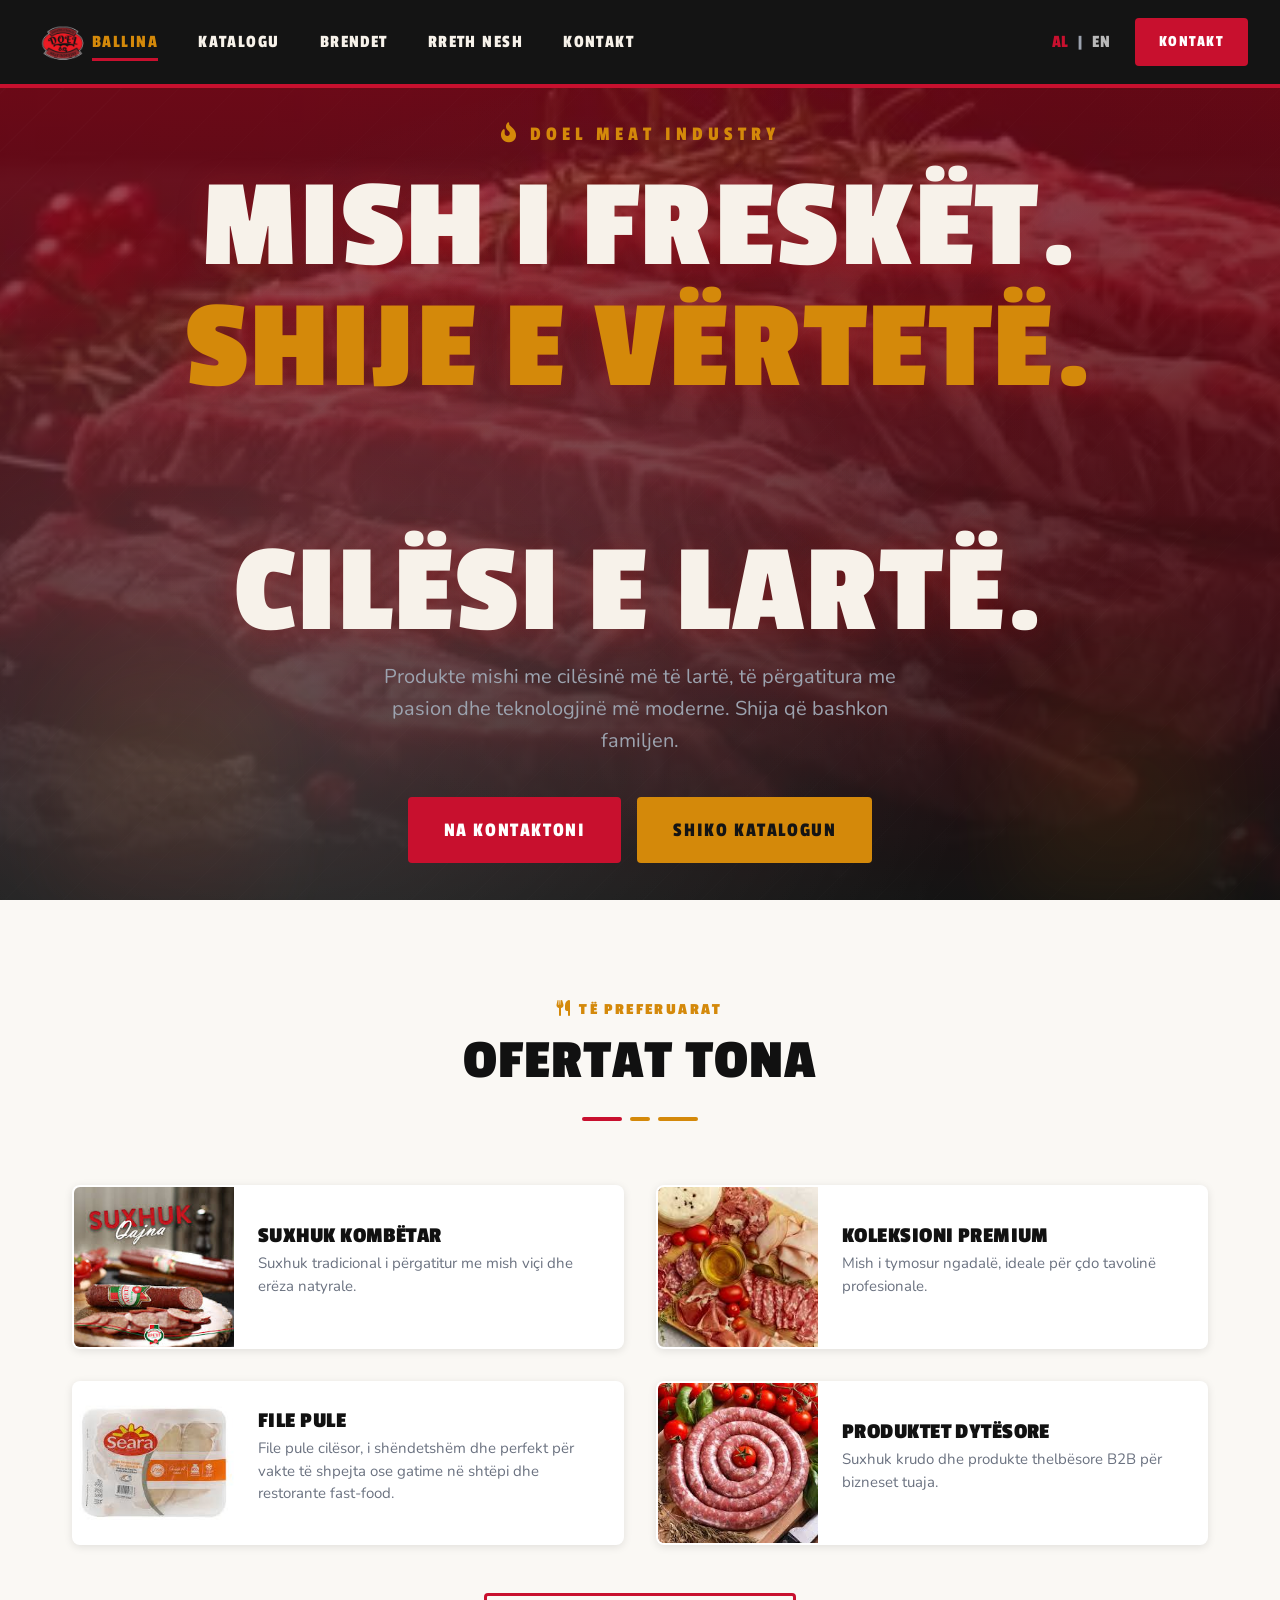
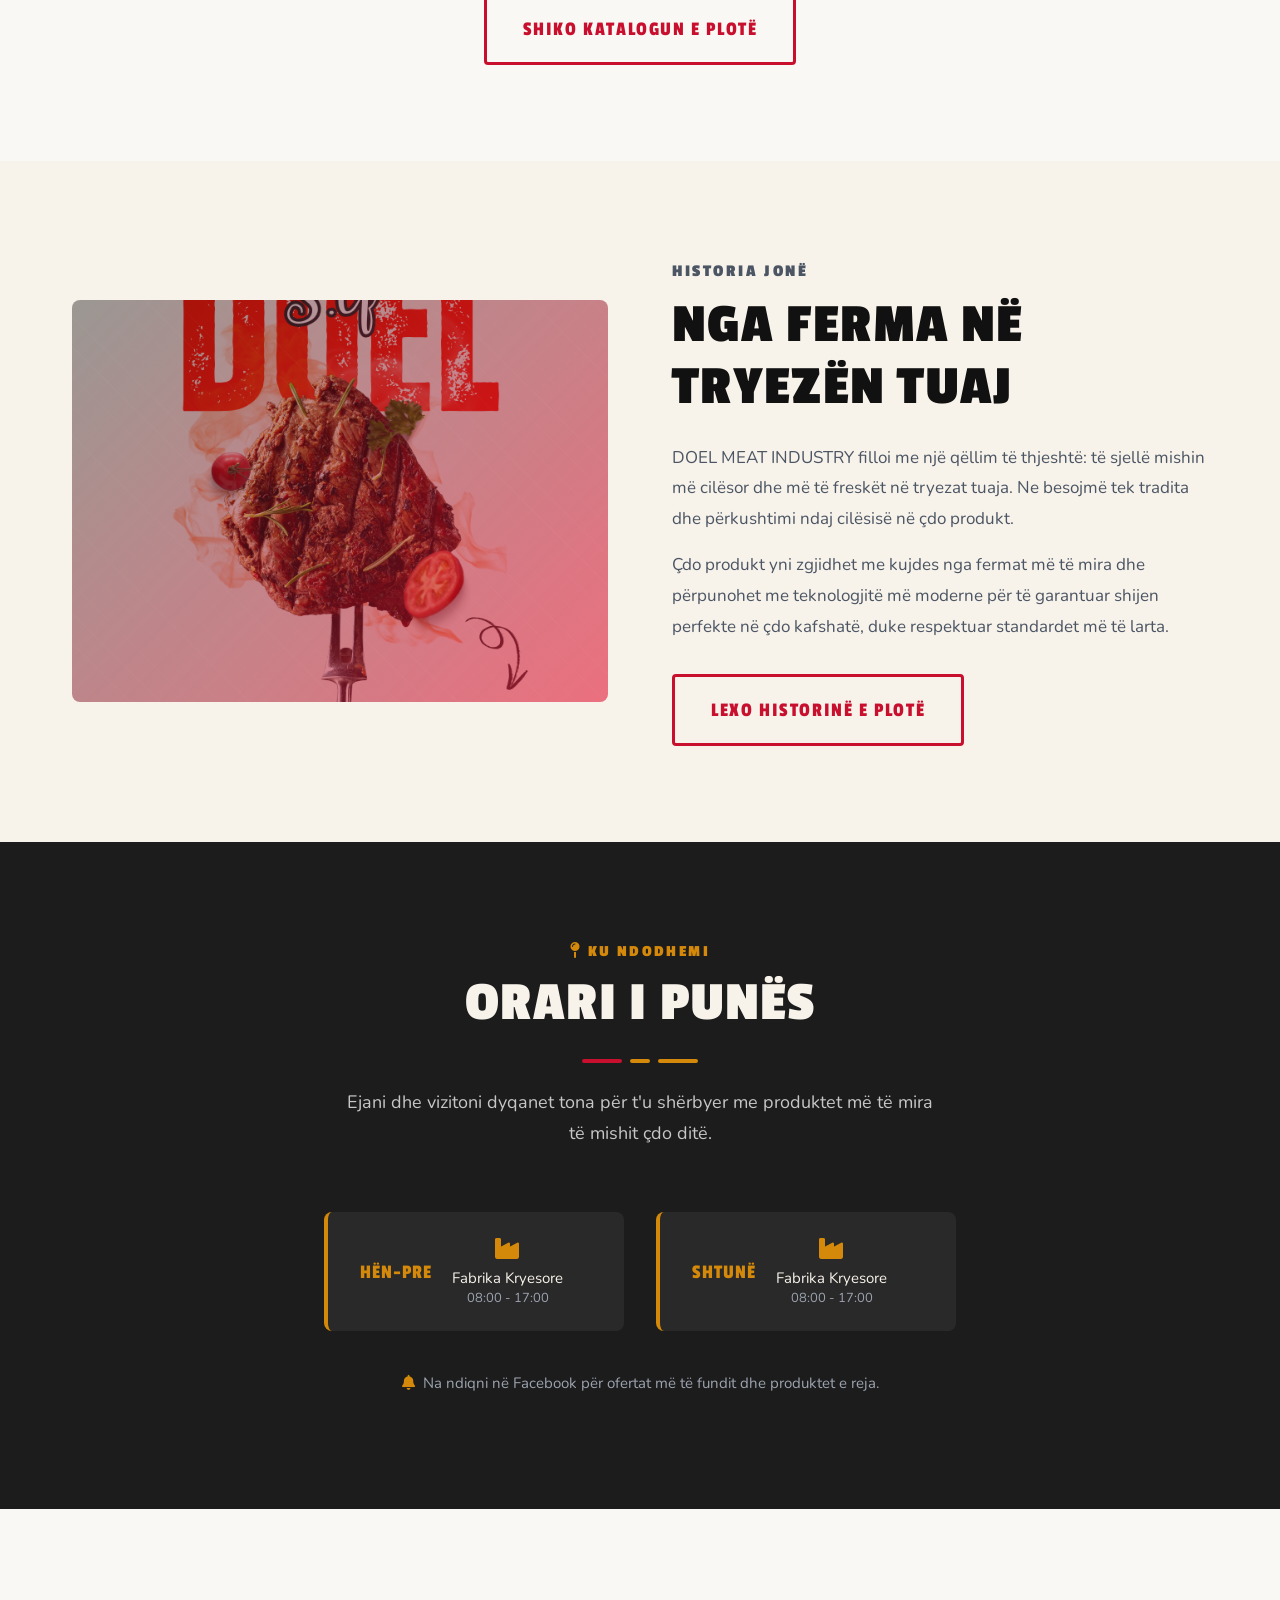
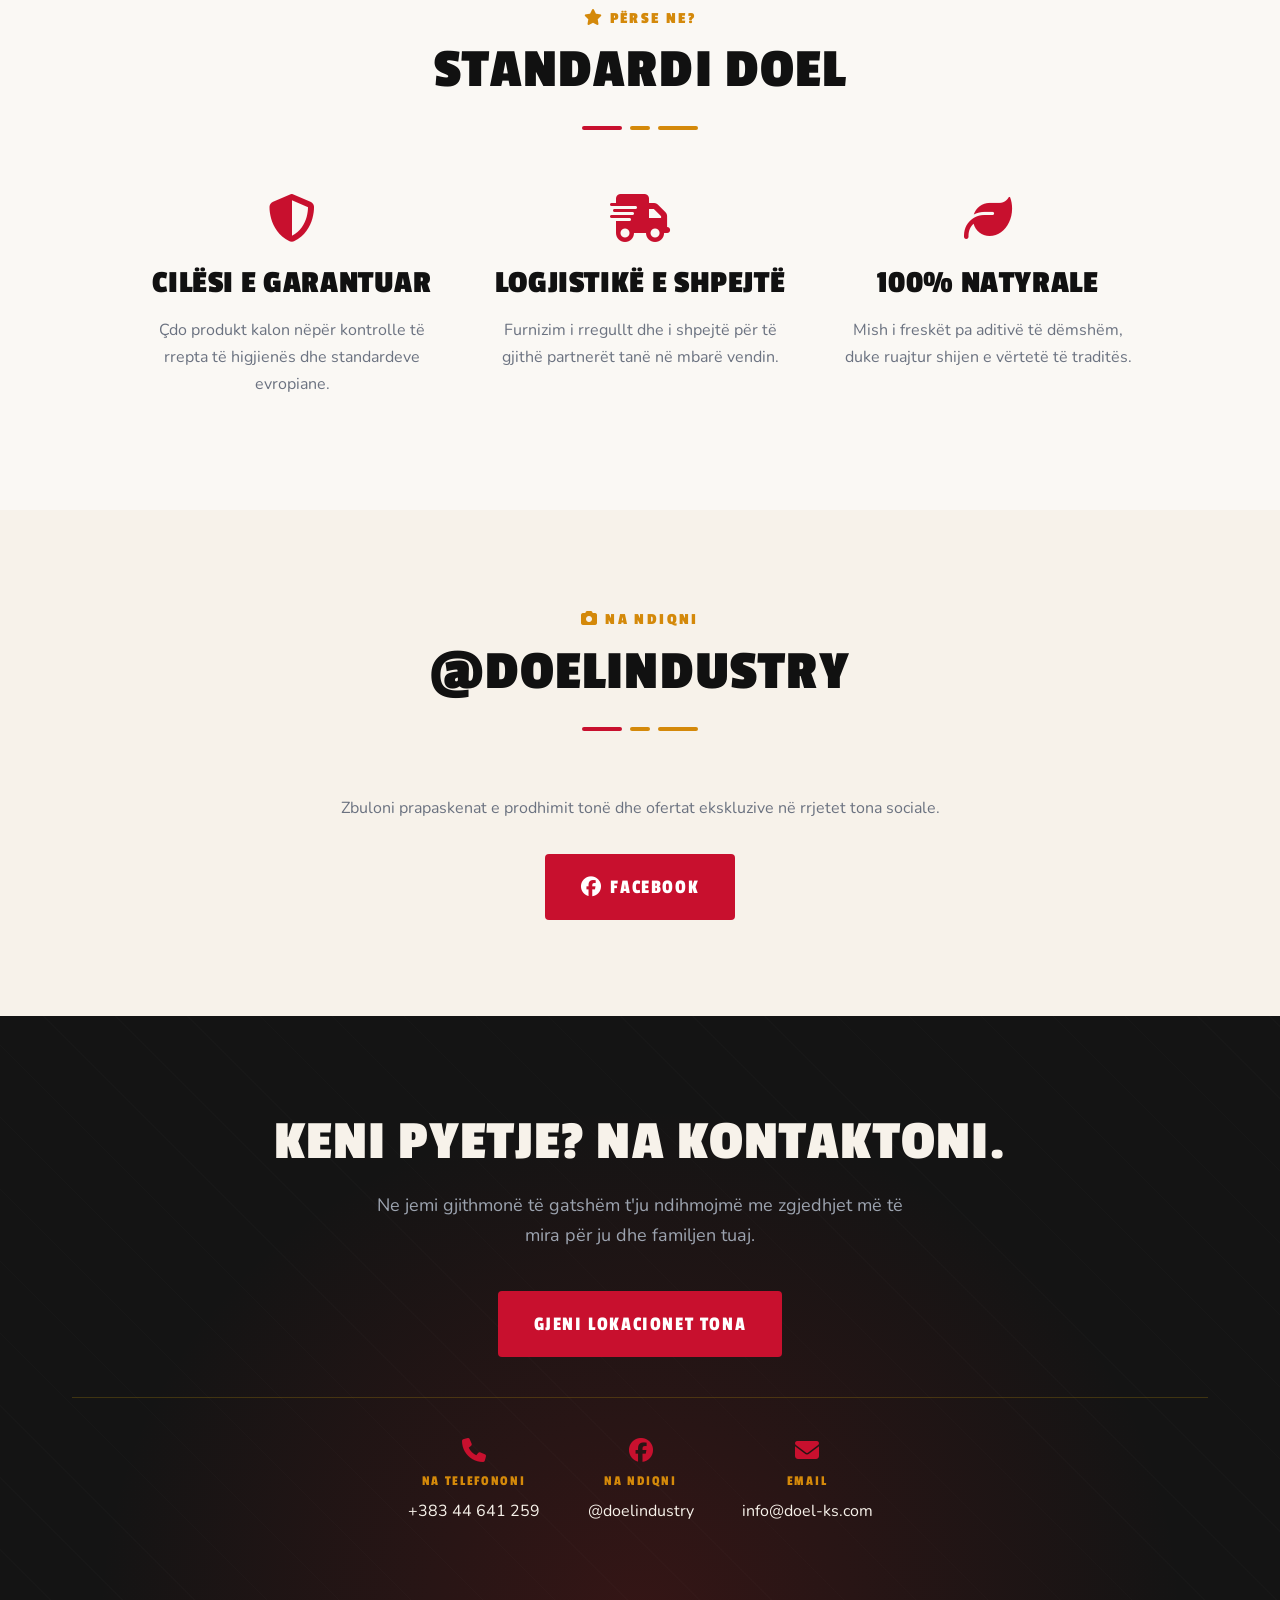
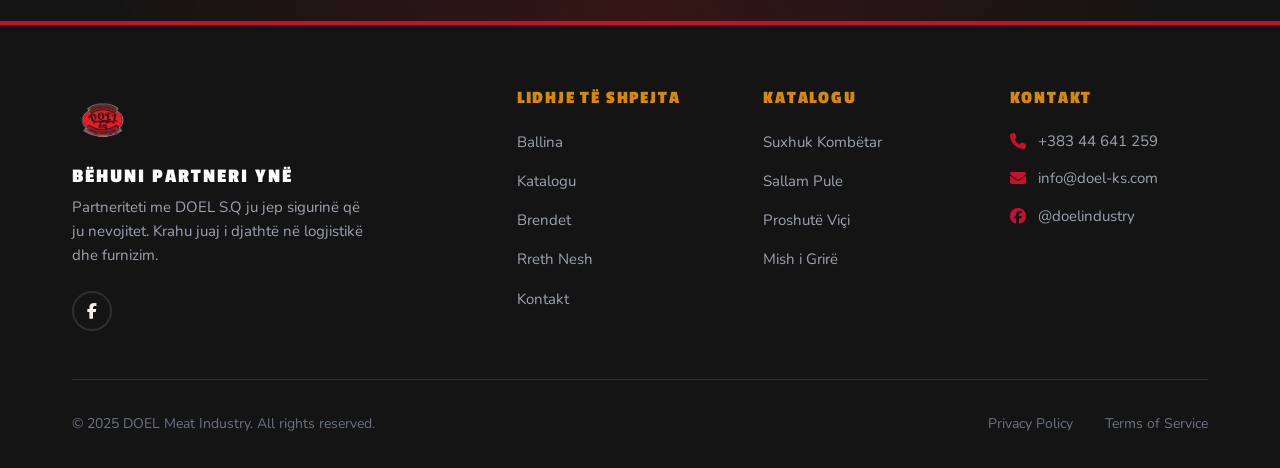
<file: index.html>
<!DOCTYPE html>
<html lang="en">

<head>
  <meta charset="UTF-8">
  <meta name="viewport" content="width=device-width, initial-scale=1.0">
  <title>DOEL Meat Industry | Mish i Freskët. Shije e Vërtetë. Cilësi e Lartë.</title>
  <meta name="description"
    content="DOEL Meat Industry prodhon produkte mishi me cilësinë më të lartë, të përgatitura me pasion dhe teknologjinë më moderne. Shija që bashkon familjen.">
  <link rel="icon" type="image/png" href="images/logo.png">
  <link rel="stylesheet" href="styles.css">
  <link rel="stylesheet" href="https://cdnjs.cloudflare.com/ajax/libs/font-awesome/6.5.0/css/all.min.css">
  <link rel="preconnect" href="https://fonts.googleapis.com">
  <link rel="preconnect" href="https://fonts.gstatic.com" crossorigin>
  <link
    href="https://fonts.googleapis.com/css2?family=Passion+One:wght@400;700;900&family=Nunito:wght@300;400;500;600;700&display=swap"
    rel="stylesheet">

</head>

<body>



  <!-- Header -->
  <header class="header">
    <div class="header-inner">
      <a href="index.html" class="logo">
        <img src="images/logo.png" alt="DOEL Meat Industry" class="logo-img">
      </a>
      <button class="nav-toggle" aria-label="Toggle menu" aria-expanded="false">
        <span></span>
        <span></span>
        <span></span>
      </button>
      <nav class="nav">
        <a href="index.html" class="nav-link active">Ballina</a>
        <a href="services.html" class="nav-link">Katalogu</a>
        <a href="partners.html" class="nav-link">Brendet</a>
        <a href="about.html" class="nav-link">Rreth Nesh</a>
        <a href="contact.html" class="nav-link">Kontakt</a>
      </nav>
      <div class="lang-switcher"
        style="display: flex; gap: 0.5rem; align-items: center; font-family: var(--font-heading); margin-left: auto; margin-right: 1.5rem; font-size: 1.125rem; letter-spacing: 0.05em;">
        <a href="index.html" style="color: var(--primary);">AL</a>
        <span style="color: var(--gray);">|</span>
        <a href="index-en.html" style="color: var(--white); opacity: 0.7;">EN</a>
      </div>
      <a href="contact.html" class="btn btn-primary header-cta">Kontakt</a>
    </div>
  </header>

  <!-- Hero Section -->
  <section class="hero">
    <div class="hero-flame-left"></div>
    <div class="hero-flame-right"></div>
    <div class="hero-content animate-fade-in">
      <p class="hero-tagline"><i class="fas fa-fire-flame-curved"></i> DOEL MEAT INDUSTRY</p>
      <h1 class="hero-title">Mish i Freskët.<br><span class="text-accent">Shije e Vërtetë.</span><br>Cilësi e Lartë.</h1>
      <p class="hero-description">Produkte mishi me cilësinë më të lartë, të përgatitura me pasion dhe teknologjinë më moderne. Shija që bashkon familjen.</p>
      <div class="hero-cta">
        <a href="contact.html" class="btn btn-primary">Na Kontaktoni</a>
        <a href="services.html" class="btn btn-secondary">Shiko Katalogun</a>
      </div>
    </div>
  </section>

  <!-- Menu Highlights -->
  <section class="section">
    <div class="container">
      <div class="section-header">
        <p class="section-label"><i class="fas fa-utensils"></i> Të Preferuarat</p>
        <h2 class="section-title">Ofertat Tona</h2>
        <div class="fire-divider">
          <span></span>
          <span></span>
          <span></span>
        </div>
      </div>
      <div class="menu-grid">
        <div class="menu-card">
          <div class="menu-card-image img-smash"
            style="background-image: url('images/suxhuk.jpg'); background-size: cover; background-position: center;">
          </div>
          <div class="menu-card-content">
            <h3>Suxhuk Kombëtar</h3>
            <p>Suxhuk tradicional i përgatitur me mish viçi dhe erëza natyrale.</p>
          </div>
        </div>
        <div class="menu-card">
          <div class="menu-card-image img-tacos"
            style="background-image: url('images/mishtymosur.jpg'); background-size: cover; background-position: center;"></div>
          <div class="menu-card-content">
            <h3>Koleksioni Premium</h3>
            <p>Mish i tymosur ngadalë, ideale për çdo tavolinë profesionale.</p>
          </div>
        </div>
        <div class="menu-card">
          <div class="menu-card-image img-fries"
            style="background-image: url('images/filepule.jpg'); background-size: cover; background-position: center;">
          </div>
          <div class="menu-card-content">
            <h3>File Pule</h3>
            <p>File pule cilësor, i shëndetshëm dhe perfekt për vakte të shpejta ose gatime në shtëpi dhe restorante
              fast-food.</p>
          </div>
        </div>
        <div class="menu-card">
          <div class="menu-card-image img-inferno"
            style="background-image: url('images/suxhukkrudo.jpg'); background-size: cover; background-position: center;">
          </div>
          <div class="menu-card-content">
            <h3>Produktet Dytësore</h3>
            <p>Suxhuk krudo dhe produkte thelbësore B2B për bizneset tuaja.</p>
          </div>
        </div>
      </div>
      <div class="text-center" style="margin-top: 3rem;">
        <a href="services.html" class="btn btn-outline">Shiko Katalogun e Plotë</a>
      </div>
    </div>
  </section>

  <!-- About Snippet -->
  <section class="section section-cream">
    <div class="container">
      <div class="about-snippet">
        <div class="about-snippet-image"
          style="background: linear-gradient(135deg, rgba(16, 16, 16, 0.4), rgba(227, 24, 55, 0.6)), url('images/doel-home.png'); background-size: cover; background-position: center;">

        </div>
        <div class="about-snippet-content">
          <p class="section-label">Historia Jonë</p>
          <h2>Nga Ferma në Tryezën Tuaj</h2>
          <p>DOEL MEAT INDUSTRY filloi me një qëllim të thjeshtë: të sjellë mishin më cilësor dhe më të freskët në
            tryezat tuaja. Ne besojmë tek tradita dhe përkushtimi ndaj cilësisë në çdo produkt.</p>
          <p>Çdo produkt yni zgjidhet me kujdes nga fermat më të mira dhe përpunohet me teknologjitë më moderne për të
            garantuar shijen perfekte në çdo kafshatë, duke respektuar standardet më të larta.</p>
          <a href="about.html" class="btn btn-outline" style="margin-top: 1rem;">Lexo Historinë e Plotë</a>
        </div>
      </div>
    </div>
  </section>

  <section class="section section-dark animate-fade-in">
    <div class="container text-center">
      <div class="section-header">
        <p class="section-label"><i class="fas fa-map-pin"></i> Ku Ndodhemi</p>
        <h2 class="section-title text-cream">Orari i Punës</h2>
        <div class="fire-divider">
          <span></span><span></span><span></span>
        </div>
        <p class="section-subtitle">Ejani dhe vizitoni dyqanet tona për t'u shërbyer me produktet më të mira të mishit çdo ditë.</p>
      </div>
      <div class="schedule-grid-centered">
        <div class="schedule-item">
          <div class="schedule-day">Hën-Pre</div>
          <div class="schedule-location">
            <i class="fas fa-industry" style="display:block; color:var(--accent); font-size:1.5rem; margin-bottom:0.5rem"></i>
            Fabrika Kryesore
            <span>08:00 - 17:00</span>
          </div>
        </div>
        <div class="schedule-item">
          <div class="schedule-day">Shtunë</div>
          <div class="schedule-location">
            <i class="fas fa-industry" style="display:block; color:var(--accent); font-size:1.5rem; margin-bottom:0.5rem"></i>
            Fabrika Kryesore
            <span>08:00 - 17:00</span>
          </div>
        </div>
      </div>
      <div class="text-center" style="margin-top: 2.5rem;">
        <p style="color: var(--gray); font-size: 0.9375rem;"><i class="fas fa-bell" style="color: var(--accent); margin-right: 0.5rem;"></i>Na ndiqni në Facebook për ofertat më të fundit dhe produktet e reja.</p>
      </div>
    </div>
  </section>

  <!-- Brand Highlights (New) -->
  <section class="section animate-fade-in">
    <div class="container">
      <div class="section-header">
        <p class="section-label"><i class="fas fa-star"></i> Përse Ne?</p>
        <h2 class="section-title">Standardi DOEL</h2>
        <div class="fire-divider"><span></span><span></span><span></span></div>
      </div>
      <div class="schedule-grid-centered" style="gap:3rem">
        <div style="text-align:center; max-width:300px">
          <i class="fas fa-shield-halved" style="font-size:3rem; color:var(--primary); margin-bottom:1.5rem"></i>
          <h3 style="margin-bottom:1rem">Cilësi e Garantuar</h3>
          <p style="color:var(--muted)">Çdo produkt kalon nëpër kontrolle të rrepta të higjienës dhe standardeve evropiane.</p>
        </div>
        <div style="text-align:center; max-width:300px">
          <i class="fas fa-truck-fast" style="font-size:3rem; color:var(--primary); margin-bottom:1.5rem"></i>
          <h3 style="margin-bottom:1rem">Logjistikë e Shpejtë</h3>
          <p style="color:var(--muted)">Furnizim i rregullt dhe i shpejtë për të gjithë partnerët tanë në mbarë vendin.</p>
        </div>
        <div style="text-align:center; max-width:300px">
          <i class="fas fa-leaf" style="font-size:3rem; color:var(--primary); margin-bottom:1.5rem"></i>
          <h3 style="margin-bottom:1rem">100% Natyrale</h3>
          <p style="color:var(--muted)">Mish i freskët pa aditivë të dëmshëm, duke ruajtur shijen e vërtetë të traditës.</p>
        </div>
      </div>
    </div>
  </section>

  <!-- Follow Us -->
  <section class="section section-cream animate-fade-in">
    <div class="container text-center">
      <div class="section-header">
        <p class="section-label"><i class="fas fa-camera"></i> Na Ndiqni</p>
        <h2 class="section-title">@doelindustry</h2>
        <div class="fire-divider"><span></span><span></span><span></span></div>
      </div>
      <p style="color:var(--muted); max-width:600px; margin:0 auto 2rem">Zbuloni prapaskenat e prodhimit tonë dhe ofertat ekskluzive në rrjetet tona sociale.</p>
      <div style="display:flex; justify-content:center;">
        <a href="https://www.facebook.com/doelindustry" class="btn btn-primary"><i class="fab fa-facebook"></i> Facebook</a>
      </div>
    </div>
  </section>

  <!-- CTA Section -->
  <section class="section cta-section">
    <div class="container">
      <div class="cta-content">
        <h2>Keni Pyetje? Na Kontaktoni.</h2>
        <p>Ne jemi gjithmonë të gatshëm t'ju ndihmojmë me zgjedhjet më të mira për ju dhe familjen tuaj.</p>
        <a href="contact.html" class="btn btn-primary">Gjeni Lokacionet Tona</a>
        <div class="cta-info">
          <div class="cta-info-item">
            <i class="fas fa-phone"></i>
            <span>Na Telefononi</span>
            <p>+383 44 641 259</p>
          </div>
          <div class="cta-info-item">
            <i class="fab fa-facebook"></i>
            <span>Na Ndiqni</span>
            <p>@doelindustry</p>
          </div>
          <div class="cta-info-item">
            <i class="fas fa-envelope"></i>
            <span>Email</span>
            <p>info@doel-ks.com</p>
          </div>
        </div>
      </div>
    </div>
  </section>

  <footer class="footer">
    <div class="container">
      <div class="footer-grid">
        <div class="footer-brand">
          <a href="index.html" class="logo"><img src="images/logo.png" alt="DOEL Meat Industry" class="logo-img"></a>
          <h4 style="color:var(--white); margin-bottom:.5rem; font-family:var(--font-heading); font-size:1.25rem">Bëhuni Partneri Ynë</h4>
          <p>Partneriteti me DOEL S.Q ju jep sigurinë që ju nevojitet. Krahu juaj i djathtë në logjistikë dhe furnizim.</p>
          <div class="footer-social">
            <a href="https://www.facebook.com/doelindustry" aria-label="Facebook"><i class="fab fa-facebook-f"></i></a>
          </div>
        </div>
        <div>
          <h4>Lidhje të Shpejta</h4>
          <ul class="footer-links">
            <li><a href="index.html">Ballina</a></li>
            <li><a href="services.html">Katalogu</a></li>
            <li><a href="partners.html">Brendet</a></li>
            <li><a href="about.html">Rreth Nesh</a></li>
            <li><a href="contact.html">Kontakt</a></li>
          </ul>
        </div>
        <div>
          <h4>Katalogu</h4>
          <ul class="footer-links">
            <li><a href="services.html">Suxhuk Kombëtar</a></li>
            <li><a href="services.html">Sallam Pule</a></li>
            <li><a href="services.html">Proshutë Viçi</a></li>
            <li><a href="services.html">Mish i Grirë</a></li>
          </ul>
        </div>
        <div class="footer-contact">
          <h4>Kontakt</h4>
          <p><i class="fas fa-phone"></i> +383 44 641 259</p>
          <p><i class="fas fa-envelope"></i> info@doel-ks.com</p>
          <p><i class="fab fa-facebook"></i> @doelindustry</p>
        </div>
      </div>
      <div class="footer-bottom">
        <p>&copy; 2025 DOEL Meat Industry. All rights reserved.</p>
        <div class="footer-legal"><a href="#">Privacy Policy</a><a href="#">Terms of Service</a></div>
      </div>
    </div>
  </footer>

  <script>
    // Header logic
    const navToggle = document.querySelector('.nav-toggle');
    const nav = document.querySelector('.nav');
    if (navToggle && nav) {
      navToggle.addEventListener('click', () => {
        const isOpen = nav.classList.toggle('nav-open');
        navToggle.classList.toggle('active');
        navToggle.setAttribute('aria-expanded', isOpen);
      });
    }

    // Scroll Animation Observer
    const observerOptions = { threshold: 0.1 };
    const observer = new IntersectionObserver((entries) => {
      entries.forEach(entry => {
        if (entry.isIntersecting) {
          entry.target.classList.add('animate-fade-in');
          observer.unobserve(entry.target);
        }
      });
    }, observerOptions);

    document.querySelectorAll('.section').forEach(section => {
      section.style.opacity = '0'; // Hide for animation
      observer.observe(section);
    });
  </script>
</body>

</html>
</file>
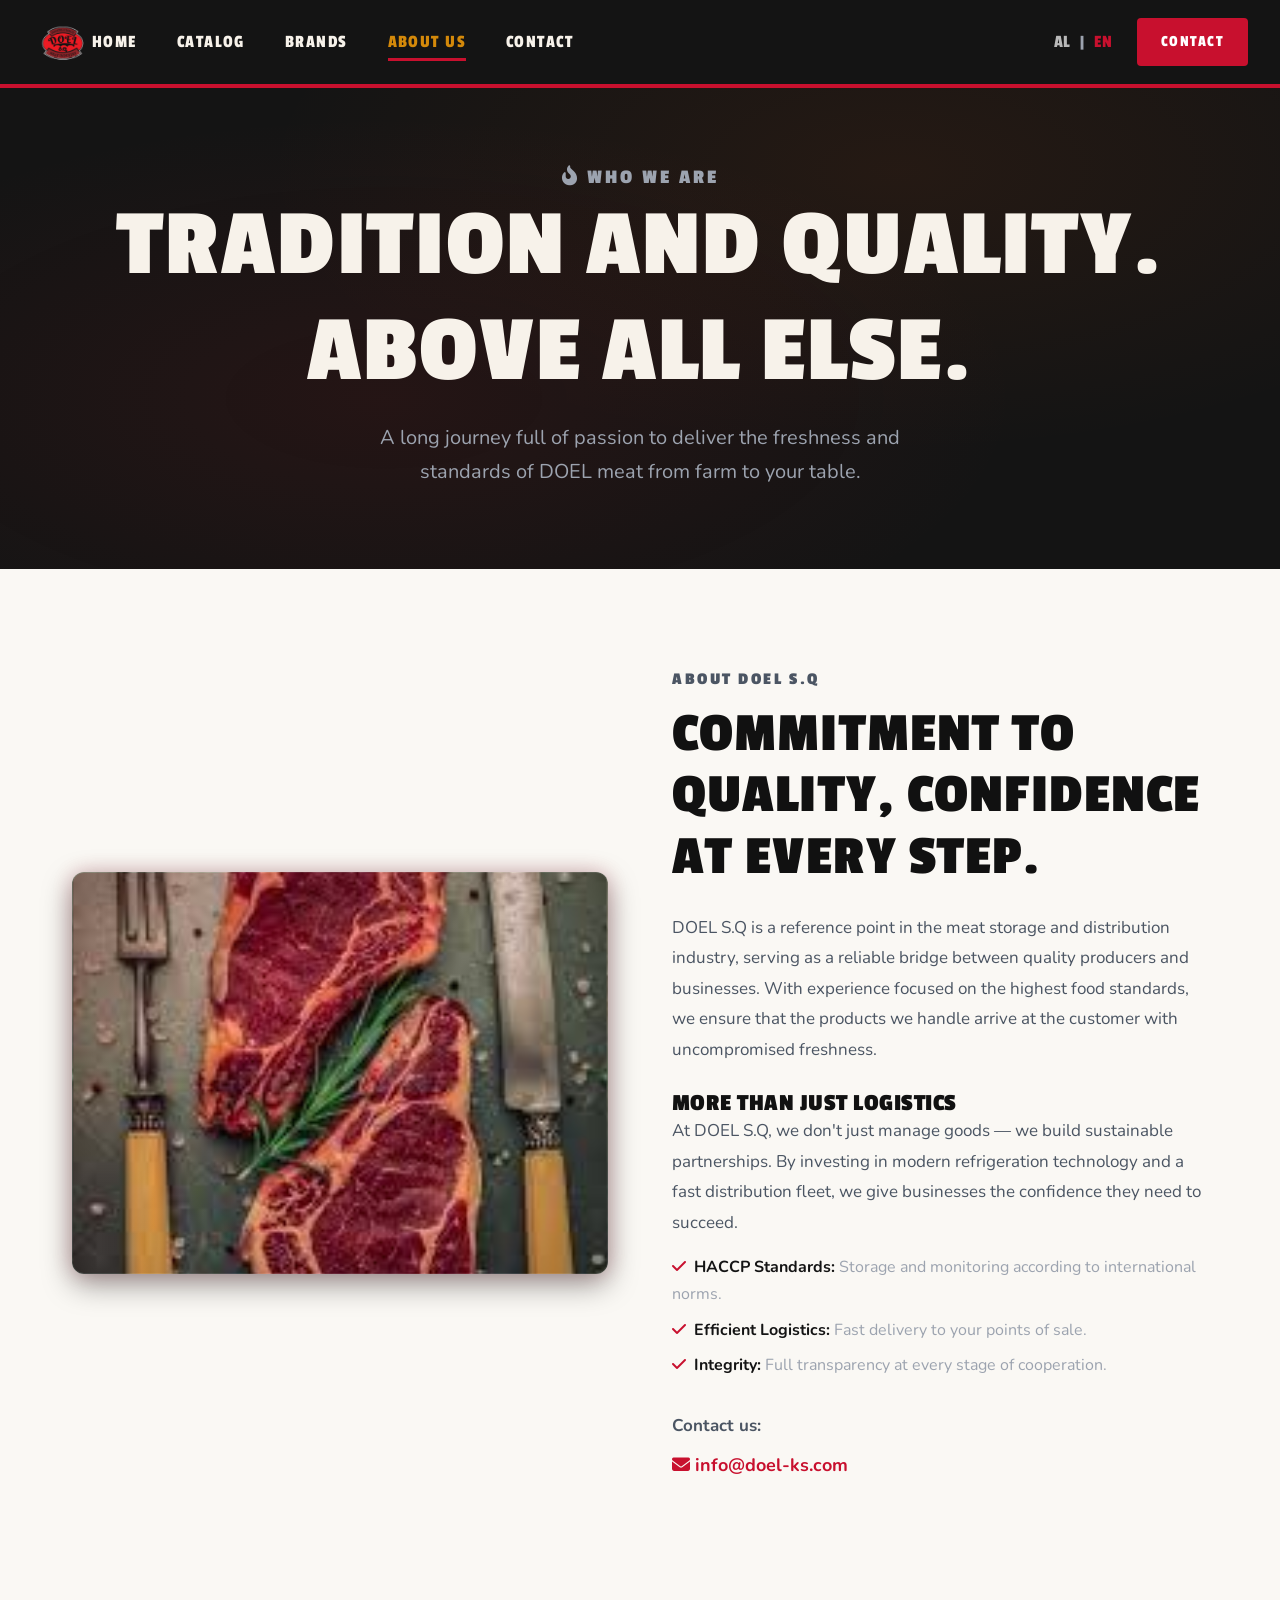
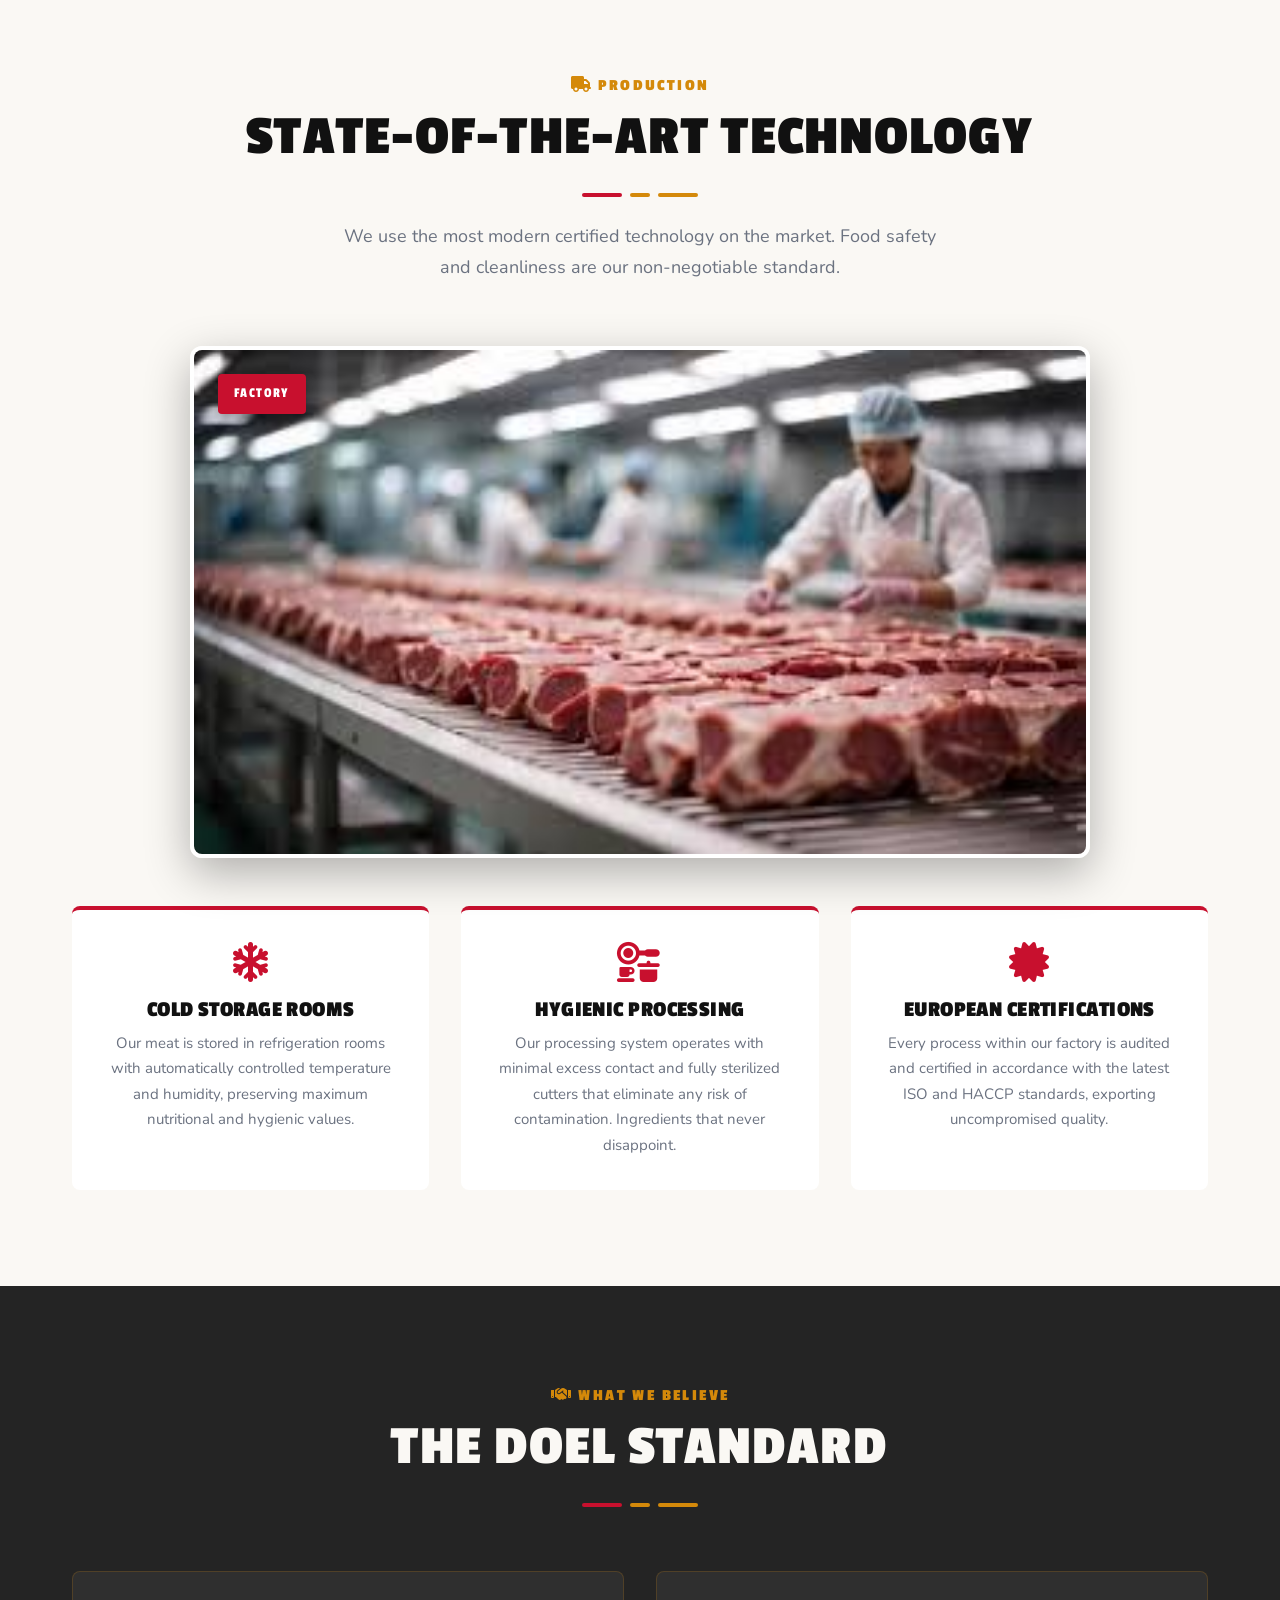
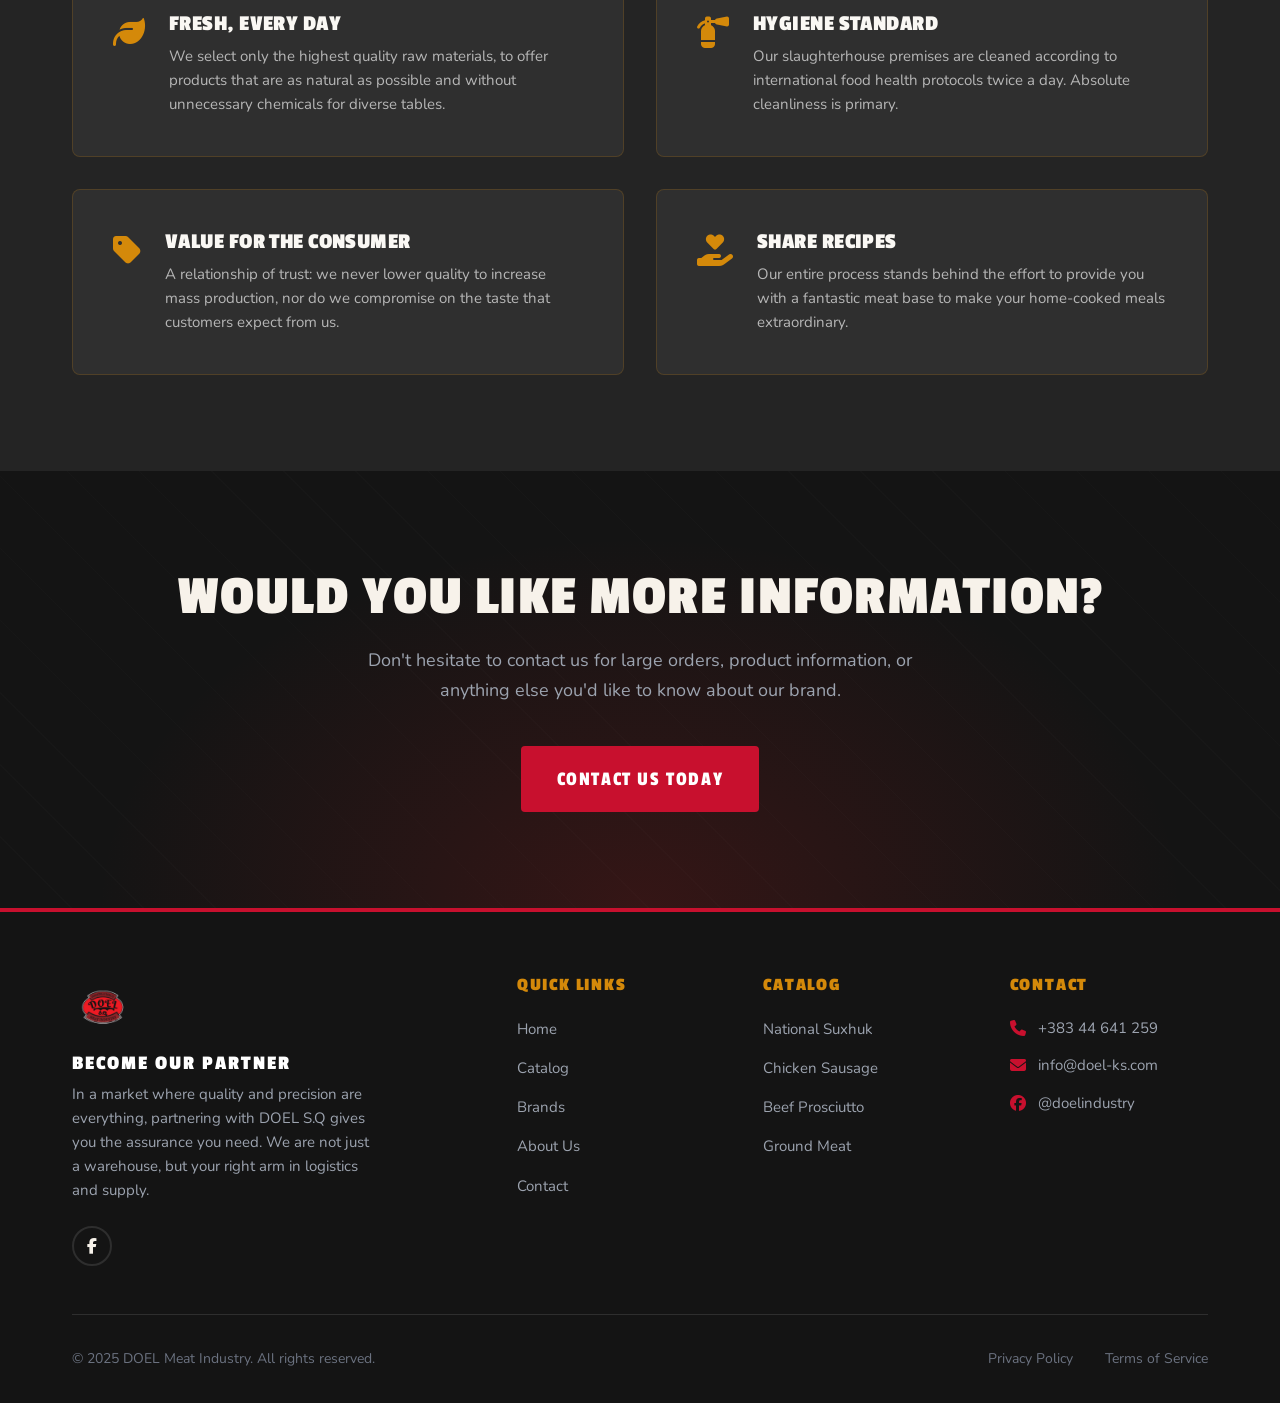
<file: about-en.html>
<!DOCTYPE html>
<html lang="en">
<head>
  <meta charset="UTF-8">
  <meta name="viewport" content="width=device-width, initial-scale=1.0">
  <title>About Us | DOEL Meat Industry</title>
  <meta name="description" content="The story behind DOEL Meat Industry. From farm to table, delivering the highest quality meat products with passion, tradition, and modern technology.">
  <link rel="icon" type="image/png" href="images/logo.png">
  <link rel="stylesheet" href="styles.css">
  <link rel="stylesheet" href="https://cdnjs.cloudflare.com/ajax/libs/font-awesome/6.5.0/css/all.min.css">
  <link rel="preconnect" href="https://fonts.googleapis.com">
  <link rel="preconnect" href="https://fonts.gstatic.com" crossorigin>
  <link href="https://fonts.googleapis.com/css2?family=Passion+One:wght@400;700;900&family=Nunito:wght@300;400;500;600;700&display=swap" rel="stylesheet">

</head>
<body>



  <!-- Header -->
  <header class="header">
    <div class="header-inner">
      <a href="index-en.html" class="logo">
        <img src="images/logo.png" alt="DOEL Meat Industry" class="logo-img">
      </a>
      <button class="nav-toggle" aria-label="Toggle menu" aria-expanded="false">
        <span></span>
        <span></span>
        <span></span>
      </button>
      <nav class="nav">
        <a href="index-en.html" class="nav-link">Home</a>
        <a href="services-en.html" class="nav-link">Catalog</a>
        <a href="partners-en.html" class="nav-link">Brands</a>
        <a href="about-en.html" class="nav-link active">About Us</a>
        <a href="contact-en.html" class="nav-link">Contact</a>
      </nav>
      <div class="lang-switcher" style="display: flex; gap: 0.5rem; align-items: center; font-family: var(--font-heading); margin-left: auto; margin-right: 1.5rem; font-size: 1.125rem; letter-spacing: 0.05em;">
        <a href="about.html" style="color: var(--white); opacity: 0.7;">AL</a>
        <span style="color: var(--gray);">|</span>
        <a href="about-en.html" style="color: var(--primary);">EN</a>
      </div>
      <a href="contact-en.html" class="btn btn-primary header-cta">Contact</a>
    </div>
  </header>

  <!-- Page Hero -->
  <section class="page-hero">
    <div class="container">
      <div class="page-hero-content">
        <p class="section-label"><i class="fas fa-fire-flame-curved"></i> Who We Are</p>
        <h1>Tradition and Quality.<br>Above All Else.</h1>
        <p>A long journey full of passion to deliver the freshness and standards of DOEL meat from farm to your table.</p>
      </div>
    </div>
  </section>

  <!-- The Story -->
  <section class="section">
    <div class="container">
      <div class="story-grid">
        <div class="story-image" style="background-image: url('images/meat-red.jpg');"></div>
        <div class="story-content">
          <p class="section-label">About DOEL S.Q</p>
          <h2>Commitment to Quality, Confidence at Every Step.</h2>
          <p>DOEL S.Q is a reference point in the meat storage and distribution industry, serving as a reliable bridge between quality producers and businesses. With experience focused on the highest food standards, we ensure that the products we handle arrive at the customer with uncompromised freshness.</p>

          <h3 style="margin-top: 1.5rem; font-family: var(--font-heading); font-size: 1.5rem;">More Than Just Logistics</h3>
          <p>At DOEL S.Q, we don't just manage goods — we build sustainable partnerships. By investing in modern refrigeration technology and a fast distribution fleet, we give businesses the confidence they need to succeed.</p>

          <ul style="list-style-type: none; margin-top: 1rem; color: var(--gray); padding-left: 0;">
            <li style="margin-bottom: 0.5rem;"><i class="fas fa-check" style="color: var(--primary); margin-right: 0.5rem;"></i><strong style="color: var(--dark);">HACCP Standards:</strong> Storage and monitoring according to international norms.</li>
            <li style="margin-bottom: 0.5rem;"><i class="fas fa-check" style="color: var(--primary); margin-right: 0.5rem;"></i><strong style="color: var(--dark);">Efficient Logistics:</strong> Fast delivery to your points of sale.</li>
            <li style="margin-bottom: 0.5rem;"><i class="fas fa-check" style="color: var(--primary); margin-right: 0.5rem;"></i><strong style="color: var(--dark);">Integrity:</strong> Full transparency at every stage of cooperation.</li>
          </ul>

          <div style="margin-top: 2rem;">
            <p style="font-weight: bold; margin-bottom: 0.5rem;">Contact us:</p>
            <a href="mailto:info@doel-ks.com" style="color: var(--primary); text-decoration: none; font-weight: bold; font-size: 1.125rem;"><i class="fas fa-envelope"></i> info@doel-ks.com</a>
          </div>
        </div>
      </div>
    </div>
  </section>

  <!-- Technology -->
  <section class="section">
    <div class="container">
      <div class="section-header">
        <p class="section-label"><i class="fas fa-truck"></i> Production</p>
        <h2 class="section-title">State-of-the-Art Technology</h2>
        <div class="fire-divider">
          <span></span>
          <span></span>
          <span></span>
        </div>
        <p class="section-subtitle">We use the most modern certified technology on the market. Food safety and cleanliness are our non-negotiable standard.</p>
      </div>
      <div class="truck-image" data-label="FACTORY">
        <img src="images/factory.jpg" alt="DOEL Meat Industry Factory">
      </div>
      <div class="truck-features">
        <div class="truck-feature">
          <i class="fas fa-snowflake"></i>
          <h3>Cold Storage Rooms</h3>
          <p>Our meat is stored in refrigeration rooms with automatically controlled temperature and humidity, preserving maximum nutritional and hygienic values.</p>
        </div>
        <div class="truck-feature">
          <i class="fas fa-kitchen-set"></i>
          <h3>Hygienic Processing</h3>
          <p>Our processing system operates with minimal excess contact and fully sterilized cutters that eliminate any risk of contamination. Ingredients that never disappoint.</p>
        </div>
        <div class="truck-feature">
          <i class="fas fa-certificate"></i>
          <h3>European Certifications</h3>
          <p>Every process within our factory is audited and certified in accordance with the latest ISO and HACCP standards, exporting uncompromised quality.</p>
        </div>
      </div>
    </div>
  </section>

  <!-- Philosophy -->
  <section class="section section-charcoal">
    <div class="container">
      <div class="section-header">
        <p class="section-label"><i class="fas fa-handshake"></i> What We Believe</p>
        <h2 class="section-title text-cream">The DOEL Standard</h2>
        <div class="fire-divider">
          <span></span>
          <span></span>
          <span></span>
        </div>
      </div>
      <div class="philosophy-grid">
        <div class="philosophy-card">
          <i class="fas fa-leaf"></i>
          <div>
            <h3>Fresh, Every Day</h3>
            <p>We select only the highest quality raw materials, to offer products that are as natural as possible and without unnecessary chemicals for diverse tables.</p>
          </div>
        </div>
        <div class="philosophy-card">
          <i class="fas fa-fire-extinguisher"></i>
          <div>
            <h3>Hygiene Standard</h3>
            <p>Our slaughterhouse premises are cleaned according to international food health protocols twice a day. Absolute cleanliness is primary.</p>
          </div>
        </div>
        <div class="philosophy-card">
          <i class="fas fa-tag"></i>
          <div>
            <h3>Value for the Consumer</h3>
            <p>A relationship of trust: we never lower quality to increase mass production, nor do we compromise on the taste that customers expect from us.</p>
          </div>
        </div>
        <div class="philosophy-card">
          <i class="fas fa-hand-holding-heart"></i>
          <div>
            <h3>Share Recipes</h3>
            <p>Our entire process stands behind the effort to provide you with a fantastic meat base to make your home-cooked meals extraordinary.</p>
          </div>
        </div>
      </div>
    </div>
  </section>

  <!-- CTA -->
  <section class="section cta-section">
    <div class="container">
      <div class="cta-content">
        <h2>Would You Like More Information?</h2>
        <p>Don't hesitate to contact us for large orders, product information, or anything else you'd like to know about our brand.</p>
        <a href="contact-en.html" class="btn btn-primary">Contact Us Today</a>
      </div>
    </div>
  </section>

  <!-- Footer -->
  <footer class="footer">
    <div class="container">
      <div class="footer-grid">
        <div class="footer-brand">
          <a href="index-en.html" class="logo">
            <img src="images/logo.png" alt="DOEL Meat Industry" class="logo-img">
          </a>
          <h4 style="color: var(--white); margin-bottom: 0.5rem; font-family: var(--font-heading); font-size: 1.25rem;">Become Our Partner</h4>
          <p>In a market where quality and precision are everything, partnering with DOEL S.Q gives you the assurance you need. We are not just a warehouse, but your right arm in logistics and supply.</p>
          <div class="footer-social">
            <a href="https://www.facebook.com/doelindustry" aria-label="Facebook"><i class="fab fa-facebook-f"></i></a>
          </div>
        </div>
        <div>
          <h4>Quick Links</h4>
          <ul class="footer-links">
            <li><a href="index-en.html">Home</a></li>
            <li><a href="services-en.html">Catalog</a></li>
            <li><a href="partners-en.html">Brands</a></li>
            <li><a href="about-en.html">About Us</a></li>
            <li><a href="contact-en.html">Contact</a></li>
          </ul>
        </div>
        <div>
          <h4>Catalog</h4>
          <ul class="footer-links">
            <li><a href="services-en.html">National Suxhuk</a></li>
            <li><a href="services-en.html">Chicken Sausage</a></li>
            <li><a href="services-en.html">Beef Prosciutto</a></li>
            <li><a href="services-en.html">Ground Meat</a></li>
          </ul>
        </div>
        <div class="footer-contact">
          <h4>Contact</h4>
          <p>
            <i class="fas fa-phone"></i>
            +383 44 641 259
          </p>
          <p>
            <i class="fas fa-envelope"></i>
            info@doel-ks.com
          </p>
          <p>
            <i class="fab fa-facebook"></i>
            @doelindustry
          </p>
        </div>
      </div>
      <div class="footer-bottom">
        <p>&copy; 2025 DOEL Meat Industry. All rights reserved.</p>
        <div class="footer-legal">
          <a href="#">Privacy Policy</a>
          <a href="#">Terms of Service</a>
        </div>
      </div>
    </div>
  </footer>

  <script>
    const navToggle = document.querySelector('.nav-toggle');
    const nav = document.querySelector('.nav');
    if (navToggle && nav) {
      navToggle.addEventListener('click', () => {
        const isOpen = nav.classList.toggle('nav-open');
        navToggle.classList.toggle('active');
        navToggle.setAttribute('aria-expanded', isOpen);
      });
    }
  </script>
</body>
</html>
</file>
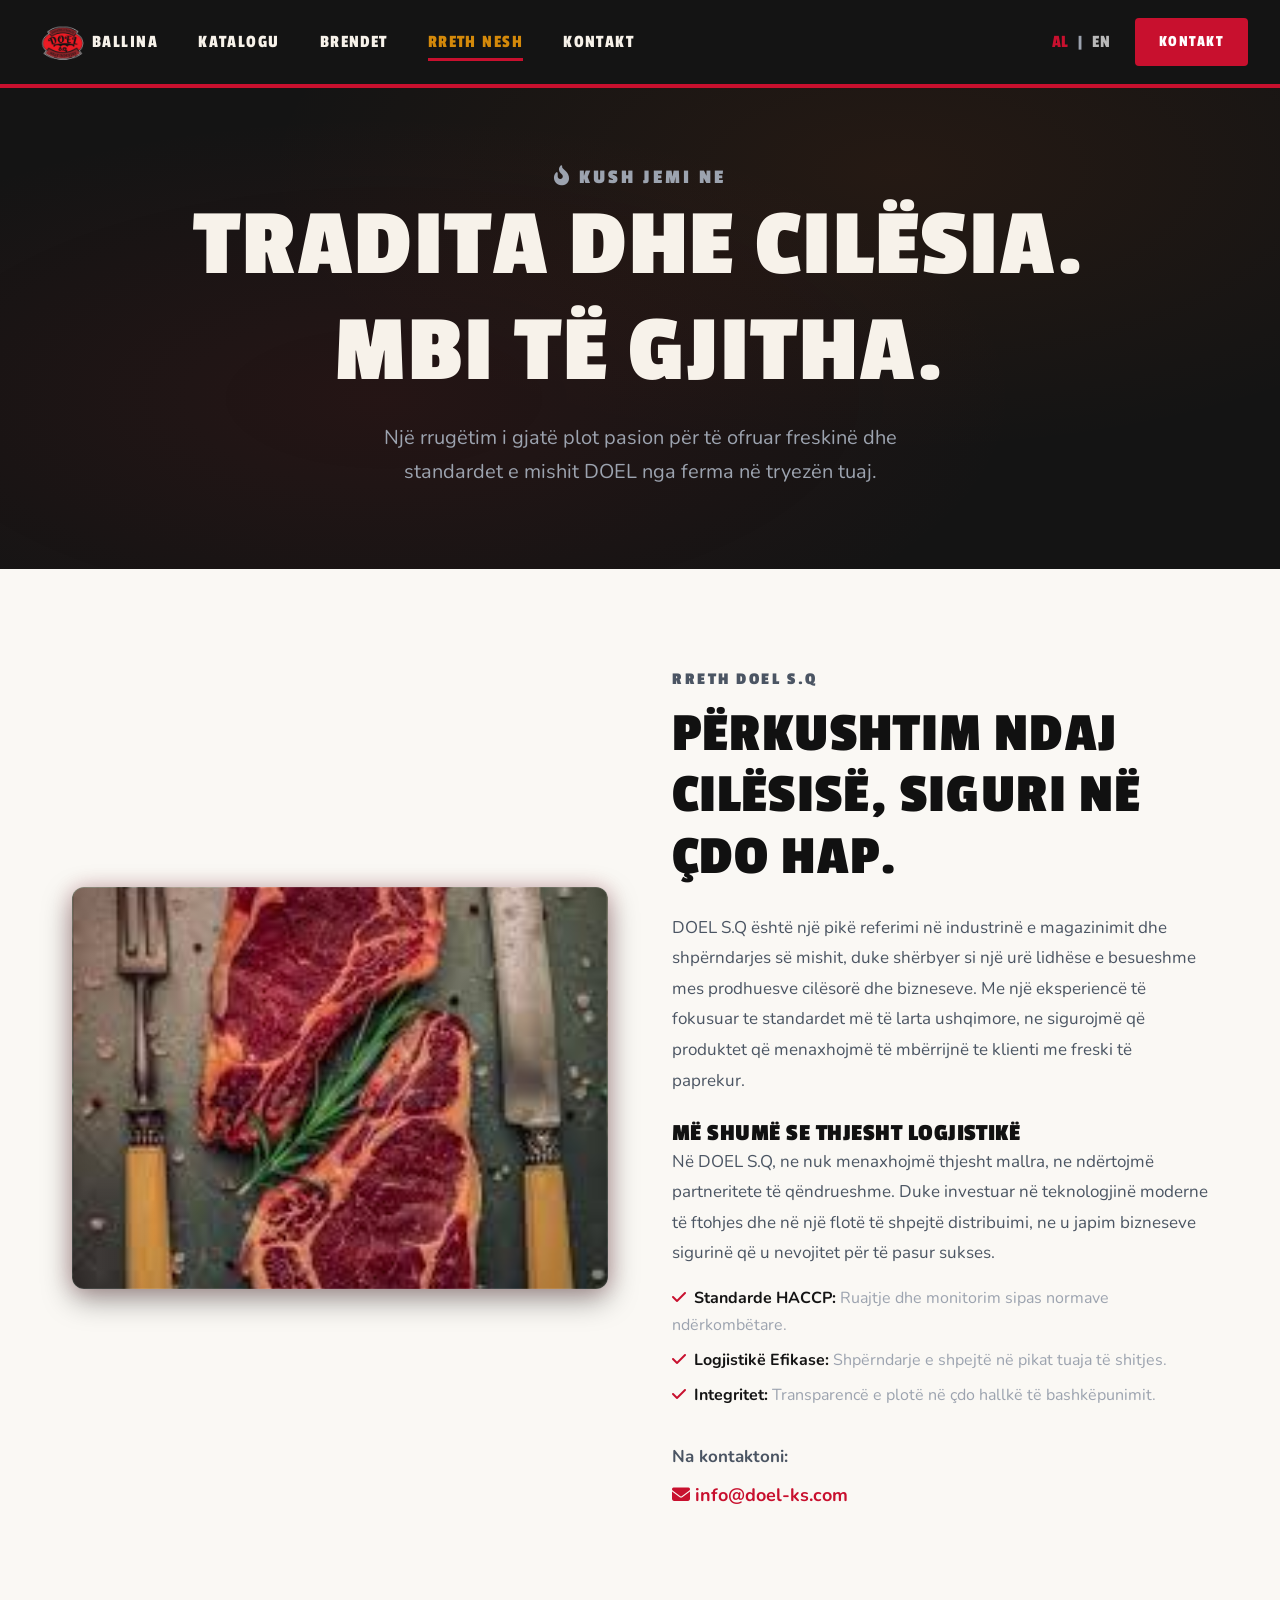
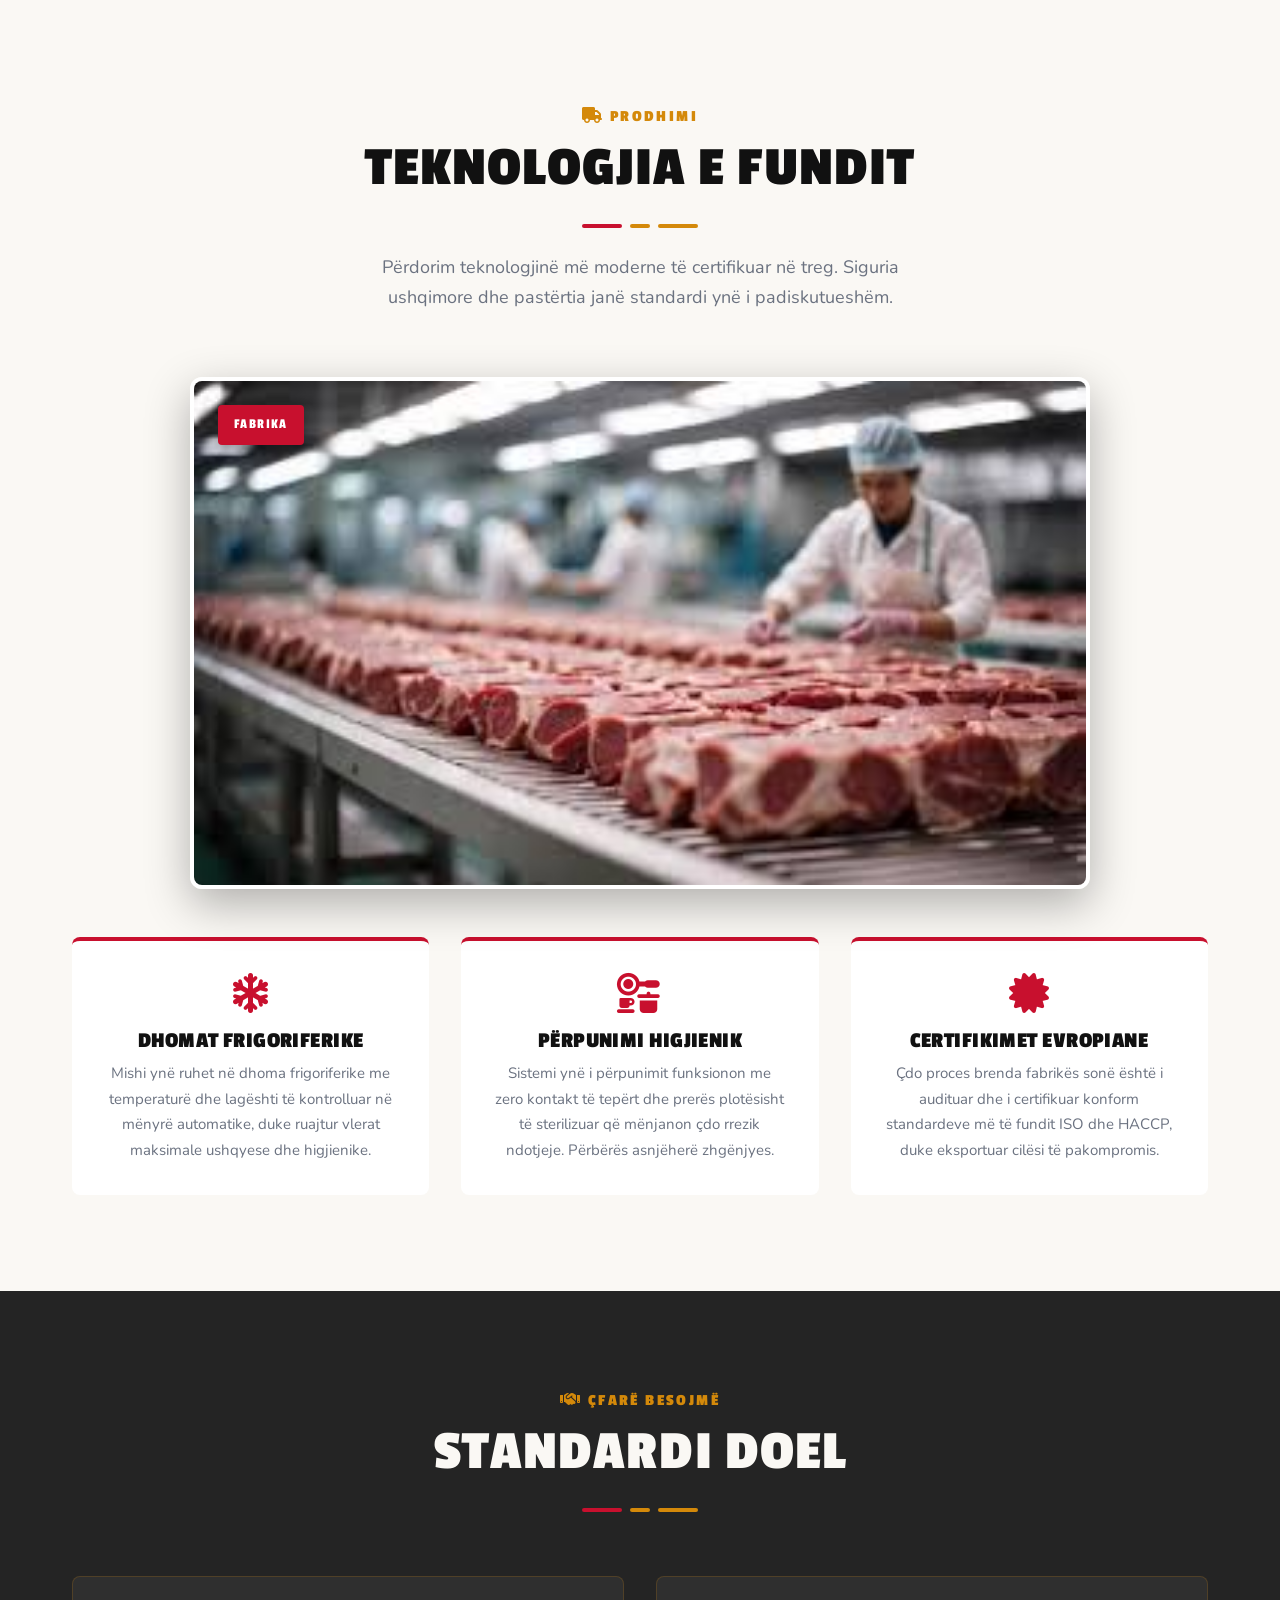
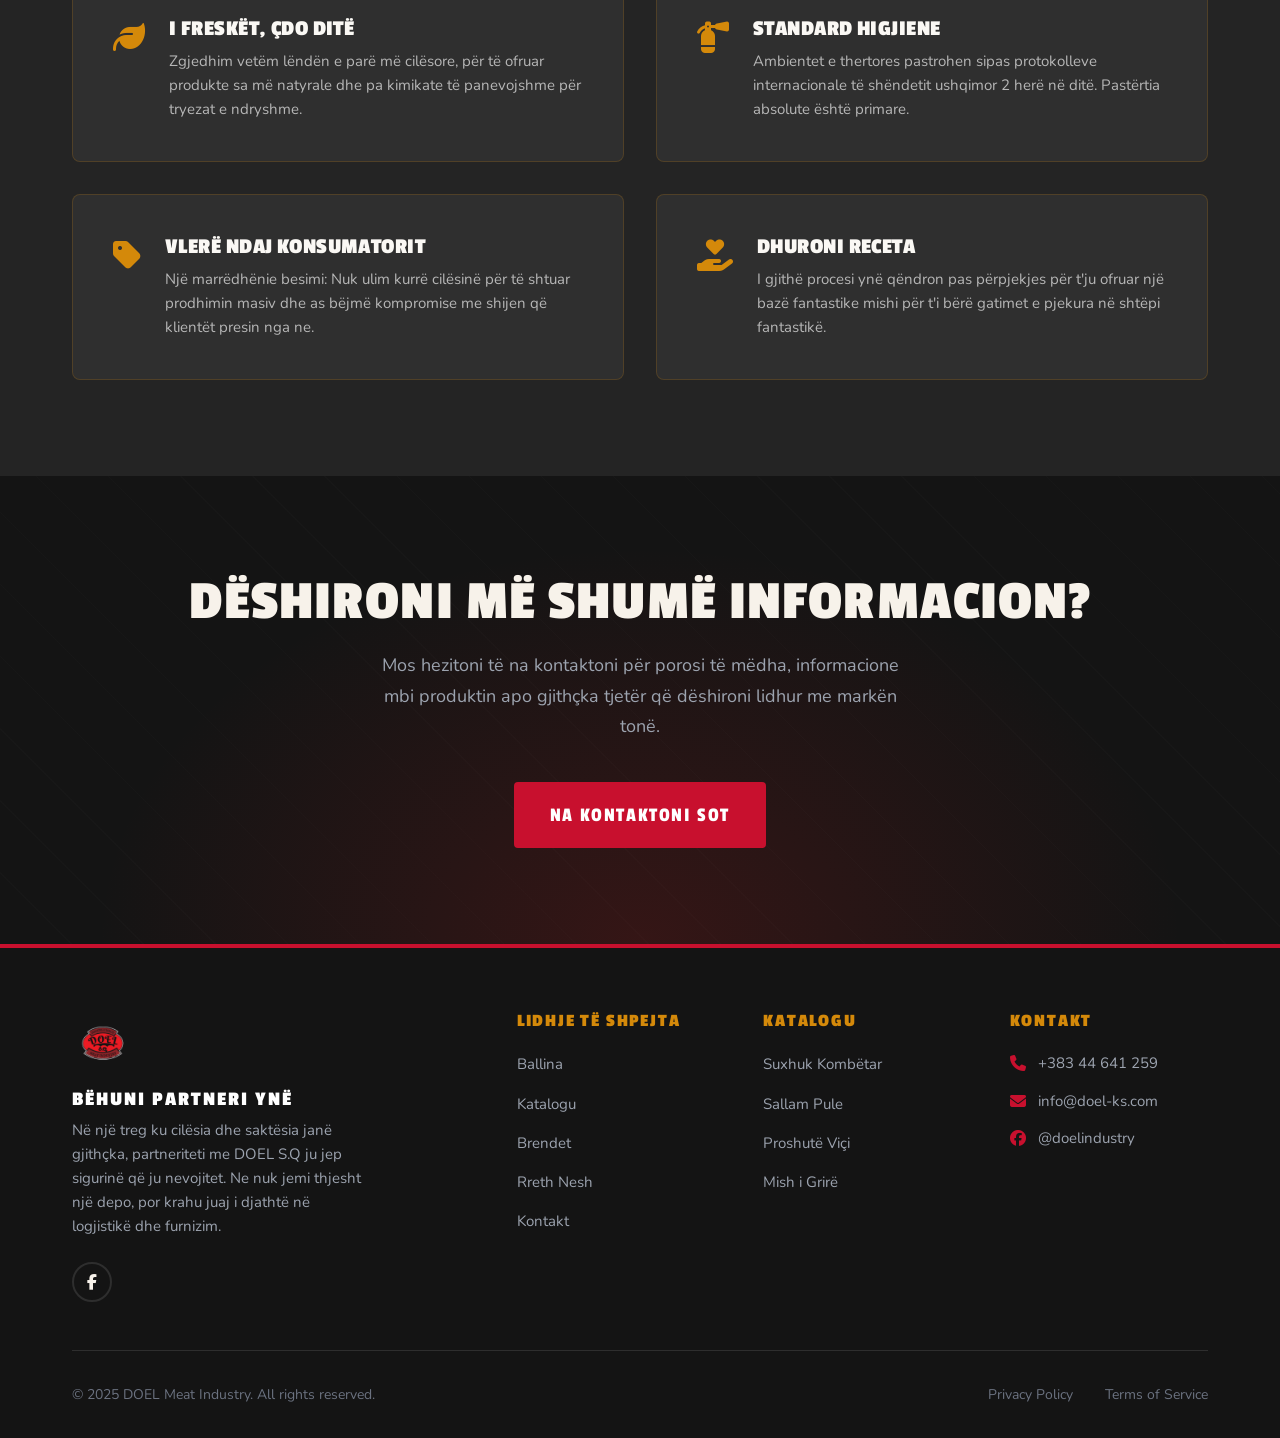
<file: about.html>
<!DOCTYPE html>
<html lang="en">
<head>
  <meta charset="UTF-8">
  <meta name="viewport" content="width=device-width, initial-scale=1.0">
  <title>Rreth Nesh | DOEL Meat Industry</title>
  <meta name="description" content="Historia e DOEL Meat Industry. Nga ferma në tryezë, duke ofruar produktet e mishit me cilësinë më të lartë me pasion, traditë dhe teknologji moderne.">
  <link rel="icon" type="image/png" href="images/logo.png">
  <link rel="stylesheet" href="styles.css">
  <link rel="stylesheet" href="https://cdnjs.cloudflare.com/ajax/libs/font-awesome/6.5.0/css/all.min.css">
  <link rel="preconnect" href="https://fonts.googleapis.com">
  <link rel="preconnect" href="https://fonts.gstatic.com" crossorigin>
  <link href="https://fonts.googleapis.com/css2?family=Passion+One:wght@400;700;900&family=Nunito:wght@300;400;500;600;700&display=swap" rel="stylesheet">

</head>
<body>



  <!-- Header -->
  <header class="header">
    <div class="header-inner">
      <a href="index.html" class="logo">
        <img src="images/logo.png" alt="DOEL Meat Industry" class="logo-img">
      </a>
      <button class="nav-toggle" aria-label="Toggle menu" aria-expanded="false">
        <span></span>
        <span></span>
        <span></span>
      </button>
      <nav class="nav">
        <a href="index.html" class="nav-link">Ballina</a>
        <a href="services.html" class="nav-link">Katalogu</a>
        <a href="partners.html" class="nav-link">Brendet</a>
        <a href="about.html" class="nav-link active">Rreth Nesh</a>
        <a href="contact.html" class="nav-link">Kontakt</a>
      </nav>
      <div class="lang-switcher" style="display: flex; gap: 0.5rem; align-items: center; font-family: var(--font-heading); margin-left: auto; margin-right: 1.5rem; font-size: 1.125rem; letter-spacing: 0.05em;">
        <a href="about.html" style="color: var(--primary);">AL</a>
        <span style="color: var(--gray);">|</span>
        <a href="about-en.html" style="color: var(--white); opacity: 0.7;">EN</a>
      </div>
      <a href="contact.html" class="btn btn-primary header-cta">Kontakt</a>
    </div>
  </header>

  <!-- Page Hero -->
  <section class="page-hero">
    <div class="container">
      <div class="page-hero-content">
        <p class="section-label"><i class="fas fa-fire-flame-curved"></i> Kush Jemi Ne</p>
        <h1>Tradita dhe Cilësia.<br>Mbi të gjitha.</h1>
        <p>Një rrugëtim i gjatë plot pasion për të ofruar freskinë dhe standardet e mishit DOEL nga ferma në tryezën tuaj.</p>
      </div>
    </div>
  </section>

  <!-- The Story -->
  <section class="section">
    <div class="container">
      <div class="story-grid">
        <div class="story-image" style="background-image: url('images/meat-red.jpg');"></div>
        <div class="story-content">
          <p class="section-label">Rreth DOEL S.Q</p>
          <h2>Përkushtim ndaj Cilësisë, Siguri në Çdo Hap.</h2>
          <p>DOEL S.Q është një pikë referimi në industrinë e magazinimit dhe shpërndarjes së mishit, duke shërbyer si një urë lidhëse e besueshme mes prodhuesve cilësorë dhe bizneseve. Me një eksperiencë të fokusuar te standardet më të larta ushqimore, ne sigurojmë që produktet që menaxhojmë të mbërrijnë te klienti me freski të paprekur.</p>

          <h3 style="margin-top: 1.5rem; font-family: var(--font-heading); font-size: 1.5rem;">Më shumë se thjesht Logjistikë</h3>
          <p>Në DOEL S.Q, ne nuk menaxhojmë thjesht mallra, ne ndërtojmë partneritete të qëndrueshme. Duke investuar në teknologjinë moderne të ftohjes dhe në një flotë të shpejtë distribuimi, ne u japim bizneseve sigurinë që u nevojitet për të pasur sukses.</p>

          <ul style="list-style-type: none; margin-top: 1rem; color: var(--gray); padding-left: 0;">
            <li style="margin-bottom: 0.5rem;"><i class="fas fa-check" style="color: var(--primary); margin-right: 0.5rem;"></i><strong style="color: var(--dark);">Standarde HACCP:</strong> Ruajtje dhe monitorim sipas normave ndërkombëtare.</li>
            <li style="margin-bottom: 0.5rem;"><i class="fas fa-check" style="color: var(--primary); margin-right: 0.5rem;"></i><strong style="color: var(--dark);">Logjistikë Efikase:</strong> Shpërndarje e shpejtë në pikat tuaja të shitjes.</li>
            <li style="margin-bottom: 0.5rem;"><i class="fas fa-check" style="color: var(--primary); margin-right: 0.5rem;"></i><strong style="color: var(--dark);">Integritet:</strong> Transparencë e plotë në çdo hallkë të bashkëpunimit.</li>
          </ul>

          <div style="margin-top: 2rem;">
            <p style="font-weight: bold; margin-bottom: 0.5rem;">Na kontaktoni:</p>
            <a href="mailto:info@doel-ks.com" style="color: var(--primary); text-decoration: none; font-weight: bold; font-size: 1.125rem;"><i class="fas fa-envelope"></i> info@doel-ks.com</a>
          </div>
        </div>
      </div>
    </div>
  </section>

  <!-- Teknologjia -->
  <section class="section">
    <div class="container">
      <div class="section-header">
        <p class="section-label"><i class="fas fa-truck"></i> Prodhimi</p>
        <h2 class="section-title">Teknologjia e Fundit</h2>
        <div class="fire-divider">
          <span></span>
          <span></span>
          <span></span>
        </div>
        <p class="section-subtitle">Përdorim teknologjinë më moderne të certifikuar në treg. Siguria ushqimore dhe pastërtia janë standardi ynë i padiskutueshëm.</p>
      </div>
      <div class="truck-image" data-label="FABRIKA">
        <img src="images/factory.jpg" alt="DOEL Meat Industry Factory">
      </div>
      <div class="truck-features">
        <div class="truck-feature">
          <i class="fas fa-snowflake"></i>
          <h3>Dhomat Frigoriferike</h3>
          <p>Mishi ynë ruhet në dhoma frigoriferike me temperaturë dhe lagështi të kontrolluar në mënyrë automatike, duke ruajtur vlerat maksimale ushqyese dhe higjienike.</p>
        </div>
        <div class="truck-feature">
          <i class="fas fa-kitchen-set"></i>
          <h3>Përpunimi Higjienik</h3>
          <p>Sistemi ynë i përpunimit funksionon me zero kontakt të tepërt dhe prerës plotësisht të sterilizuar që mënjanon çdo rrezik ndotjeje. Përbërës asnjëherë zhgënjyes.</p>
        </div>
        <div class="truck-feature">
          <i class="fas fa-certificate"></i>
          <h3>Certifikimet Evropiane</h3>
          <p>Çdo proces brenda fabrikës sonë është i audituar dhe i certifikuar konform standardeve më të fundit ISO dhe HACCP, duke eksportuar cilësi të pakompromis.</p>
        </div>
      </div>
    </div>
  </section>

  <!-- Filozofia -->
  <section class="section section-charcoal">
    <div class="container">
      <div class="section-header">
        <p class="section-label"><i class="fas fa-handshake"></i> Çfarë Besojmë</p>
        <h2 class="section-title text-cream">Standardi DOEL</h2>
        <div class="fire-divider">
          <span></span>
          <span></span>
          <span></span>
        </div>
      </div>
      <div class="philosophy-grid">
        <div class="philosophy-card">
          <i class="fas fa-leaf"></i>
          <div>
            <h3>I Freskët, Çdo Ditë</h3>
            <p>Zgjedhim vetëm lëndën e parë më cilësore, për të ofruar produkte sa më natyrale dhe pa kimikate të panevojshme për tryezat e ndryshme.</p>
          </div>
        </div>
        <div class="philosophy-card">
          <i class="fas fa-fire-extinguisher"></i>
          <div>
            <h3>Standard Higjiene</h3>
            <p>Ambientet e thertores pastrohen sipas protokolleve internacionale të shëndetit ushqimor 2 herë në ditë. Pastërtia absolute është primare.</p>
          </div>
        </div>
        <div class="philosophy-card">
          <i class="fas fa-tag"></i>
          <div>
            <h3>Vlerë Ndaj Konsumatorit</h3>
            <p>Një marrëdhënie besimi: Nuk ulim kurrë cilësinë për të shtuar prodhimin masiv dhe as bëjmë kompromise me shijen që klientët presin nga ne.</p>
          </div>
        </div>
        <div class="philosophy-card">
          <i class="fas fa-hand-holding-heart"></i>
          <div>
            <h3>Dhuroni Receta</h3>
            <p>I gjithë procesi ynë qëndron pas përpjekjes për t'ju ofruar një bazë fantastike mishi për t'i bërë gatimet e pjekura në shtëpi fantastikë.</p>
          </div>
        </div>
      </div>
    </div>
  </section>

  <!-- CTA -->
  <section class="section cta-section">
    <div class="container">
      <div class="cta-content">
        <h2>Dëshironi Më Shumë Informacion?</h2>
        <p>Mos hezitoni të na kontaktoni për porosi të mëdha, informacione mbi produktin apo gjithçka tjetër që dëshironi lidhur me markën tonë.</p>
        <a href="contact.html" class="btn btn-primary">Na Kontaktoni Sot</a>
      </div>
    </div>
  </section>

  <!-- Footer -->
  <footer class="footer">
    <div class="container">
      <div class="footer-grid">
        <div class="footer-brand">
          <a href="index.html" class="logo">
            <img src="images/logo.png" alt="DOEL Meat Industry" class="logo-img">
          </a>
          <h4 style="color: var(--white); margin-bottom: 0.5rem; font-family: var(--font-heading); font-size: 1.25rem;">Bëhuni Partneri Ynë</h4>
          <p>Në një treg ku cilësia dhe saktësia janë gjithçka, partneriteti me DOEL S.Q ju jep sigurinë që ju nevojitet. Ne nuk jemi thjesht një depo, por krahu juaj i djathtë në logjistikë dhe furnizim.</p>
          <div class="footer-social">
            <a href="https://www.facebook.com/doelindustry" aria-label="Facebook"><i class="fab fa-facebook-f"></i></a>
          </div>
        </div>
        <div>
          <h4>Lidhje të Shpejta</h4>
          <ul class="footer-links">
            <li><a href="index.html">Ballina</a></li>
            <li><a href="services.html">Katalogu</a></li>
            <li><a href="partners.html">Brendet</a></li>
            <li><a href="about.html">Rreth Nesh</a></li>
            <li><a href="contact.html">Kontakt</a></li>
          </ul>
        </div>
        <div>
          <h4>Katalogu</h4>
          <ul class="footer-links">
            <li><a href="services.html">Suxhuk Kombëtar</a></li>
            <li><a href="services.html">Sallam Pule</a></li>
            <li><a href="services.html">Proshutë Viçi</a></li>
            <li><a href="services.html">Mish i Grirë</a></li>
          </ul>
        </div>
        <div class="footer-contact">
          <h4>Kontakt</h4>
          <p>
            <i class="fas fa-phone"></i>
            +383 44 641 259
          </p>
          <p>
            <i class="fas fa-envelope"></i>
            info@doel-ks.com
          </p>
          <p>
            <i class="fab fa-facebook"></i>
            @doelindustry
          </p>
        </div>
      </div>
      <div class="footer-bottom">
        <p>&copy; 2025 DOEL Meat Industry. All rights reserved.</p>
        <div class="footer-legal">
          <a href="#">Privacy Policy</a>
          <a href="#">Terms of Service</a>
        </div>
      </div>
    </div>
  </footer>

  <script>
    const navToggle = document.querySelector('.nav-toggle');
    const nav = document.querySelector('.nav');
    if (navToggle && nav) {
      navToggle.addEventListener('click', () => {
        const isOpen = nav.classList.toggle('nav-open');
        navToggle.classList.toggle('active');
        navToggle.setAttribute('aria-expanded', isOpen);
      });
    }
  </script>
</body>
</html>
</file>
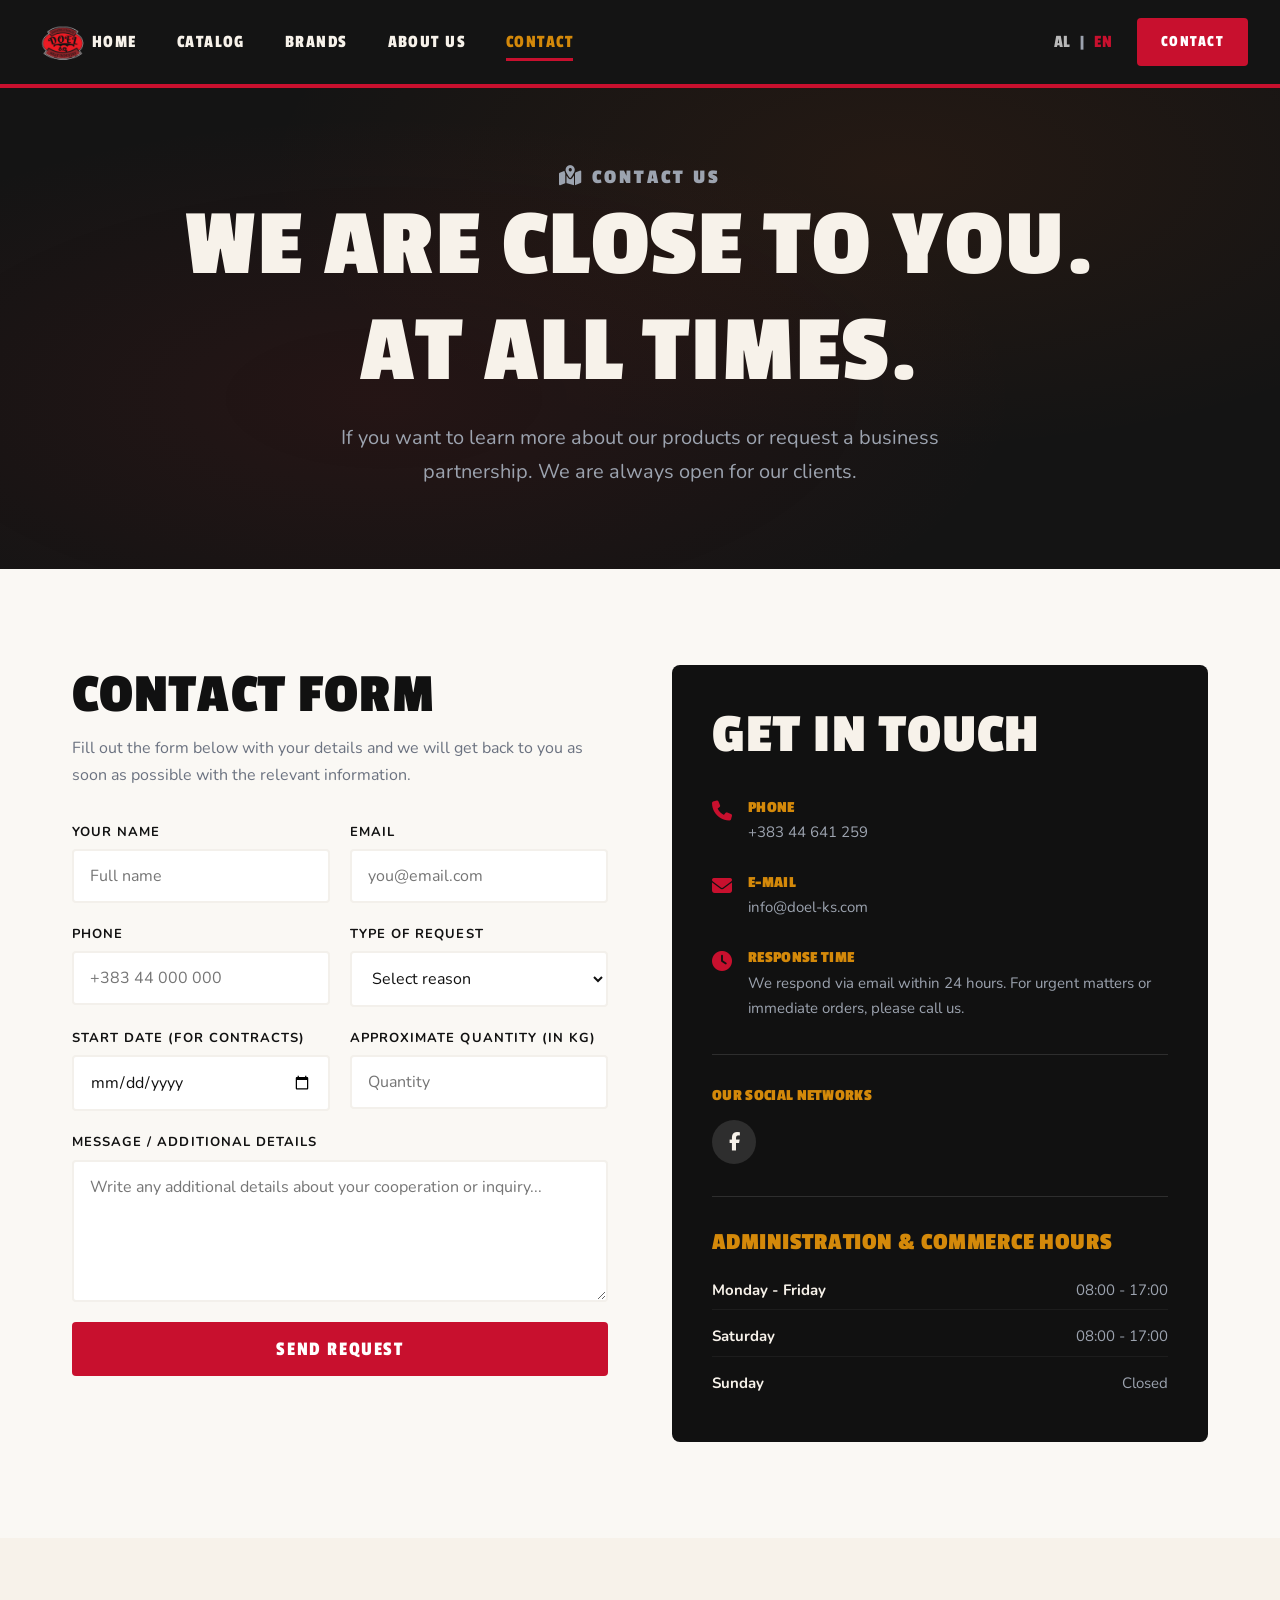
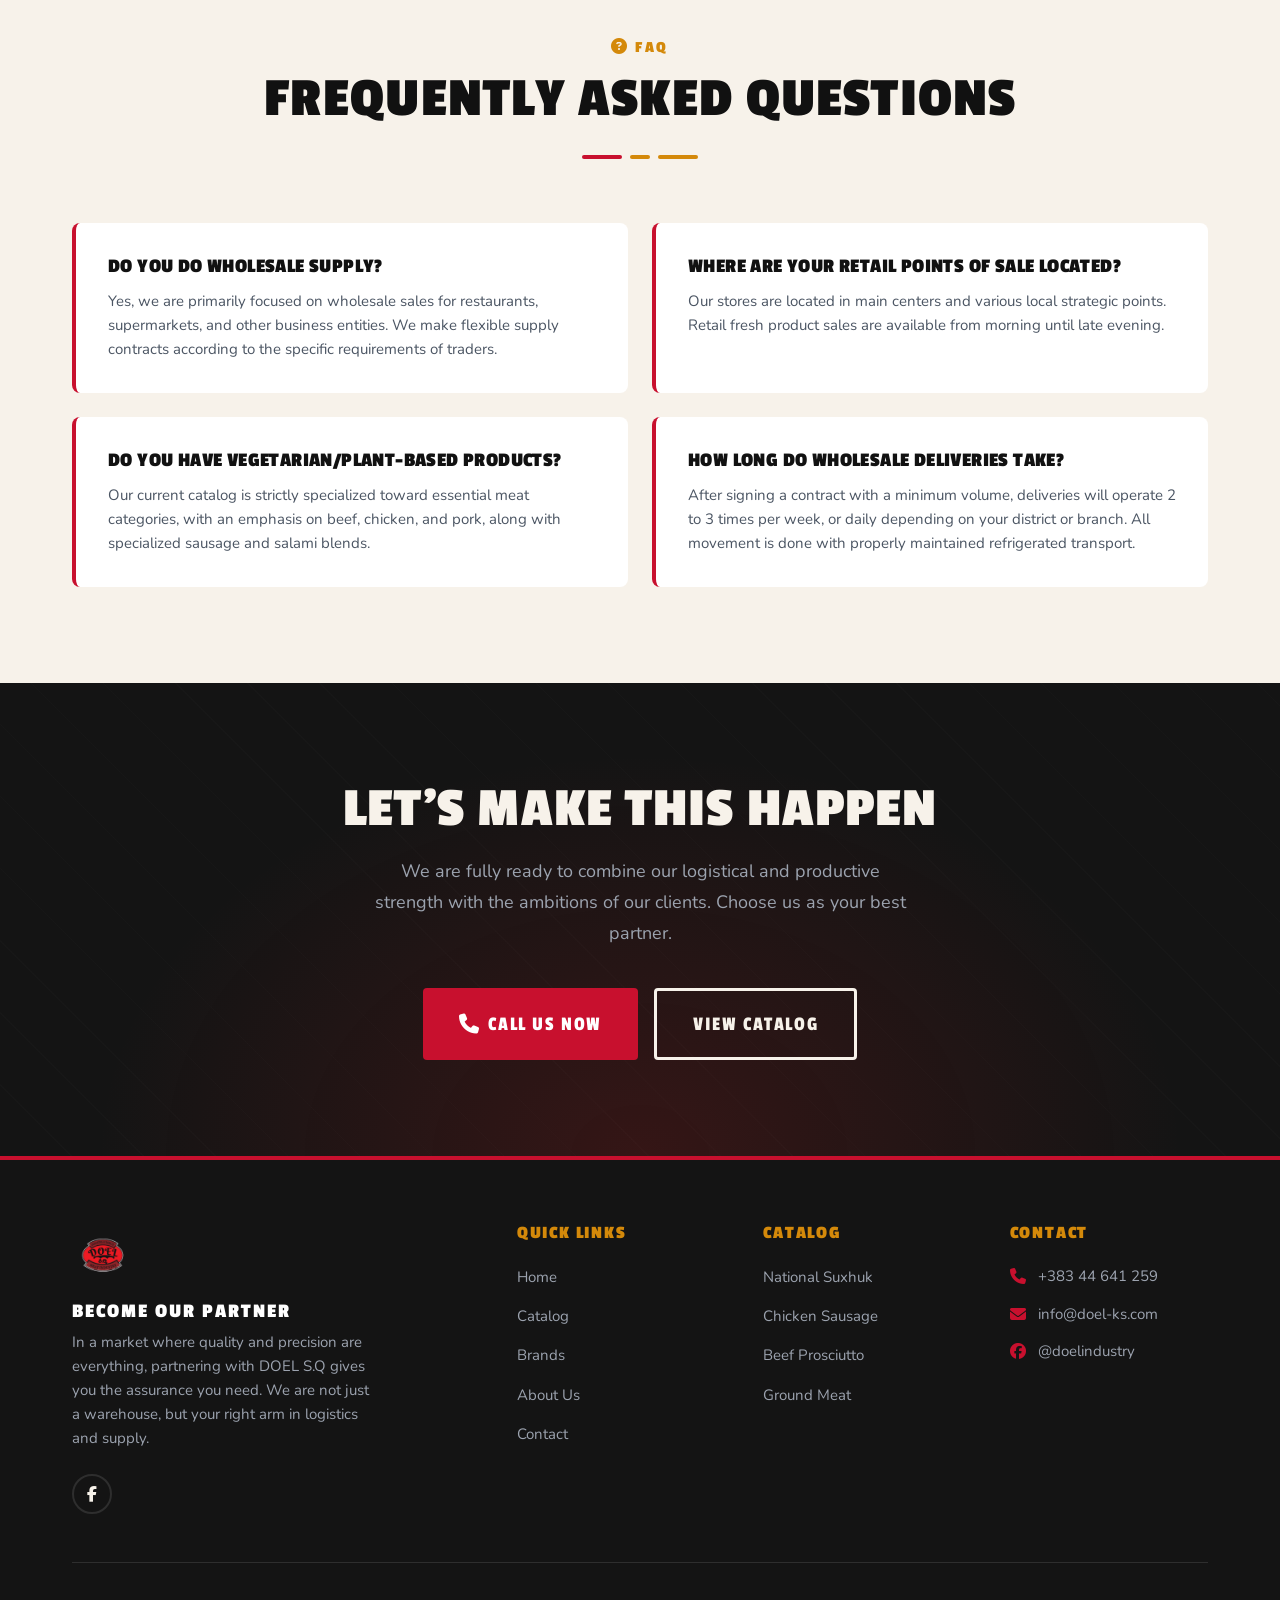
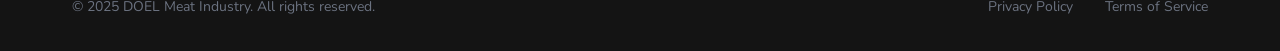
<file: contact-en.html>
<!DOCTYPE html>
<html lang="en">
<head>
  <meta charset="UTF-8">
  <meta name="viewport" content="width=device-width, initial-scale=1.0">
  <title>Contact | DOEL Meat Industry</title>
  <meta name="description" content="Contact DOEL Meat Industry for wholesale orders, partnerships, or information about our products. We're always open for our clients.">
  <link rel="icon" type="image/png" href="images/logo.png">
  <link rel="stylesheet" href="styles.css">
  <link rel="stylesheet" href="https://cdnjs.cloudflare.com/ajax/libs/font-awesome/6.5.0/css/all.min.css">
  <link rel="preconnect" href="https://fonts.googleapis.com">
  <link rel="preconnect" href="https://fonts.gstatic.com" crossorigin>
  <link href="https://fonts.googleapis.com/css2?family=Passion+One:wght@400;700;900&family=Nunito:wght@300;400;500;600;700&display=swap" rel="stylesheet">

</head>
<body>



  <!-- Header -->
  <header class="header">
    <div class="header-inner">
      <a href="index-en.html" class="logo">
        <img src="images/logo.png" alt="DOEL Meat Industry" class="logo-img">
      </a>
      <button class="nav-toggle" aria-label="Toggle menu" aria-expanded="false">
        <span></span>
        <span></span>
        <span></span>
      </button>
      <nav class="nav">
        <a href="index-en.html" class="nav-link">Home</a>
        <a href="services-en.html" class="nav-link">Catalog</a>
        <a href="partners-en.html" class="nav-link">Brands</a>
        <a href="about-en.html" class="nav-link">About Us</a>
        <a href="contact-en.html" class="nav-link active">Contact</a>
      </nav>
      <div class="lang-switcher" style="display: flex; gap: 0.5rem; align-items: center; font-family: var(--font-heading); margin-left: auto; margin-right: 1.5rem; font-size: 1.125rem; letter-spacing: 0.05em;">
        <a href="contact.html" style="color: var(--white); opacity: 0.7;">AL</a>
        <span style="color: var(--gray);">|</span>
        <a href="contact-en.html" style="color: var(--primary);">EN</a>
      </div>
      <a href="contact-en.html" class="btn btn-primary header-cta">Contact</a>
    </div>
  </header>

  <!-- Page Hero -->
  <section class="page-hero">
    <div class="container">
      <div class="page-hero-content">
        <p class="section-label"><i class="fas fa-map-location-dot"></i> Contact Us</p>
        <h1>We Are Close to You.<br>At All Times.</h1>
        <p>If you want to learn more about our products or request a business partnership. We are always open for our clients.</p>
      </div>
    </div>
  </section>

  <!-- Contact Form + Info -->
  <section class="section">
    <div class="container">
      <div class="contact-grid">
        <div class="contact-form-section">
          <h2>Contact Form</h2>
          <p>Fill out the form below with your details and we will get back to you as soon as possible with the relevant information.</p>
          <form class="contact-form" action="#" method="post">
            <div class="form-row">
              <div class="form-group">
                <label for="name">Your Name</label>
                <input type="text" id="name" name="name" placeholder="Full name" required>
              </div>
              <div class="form-group">
                <label for="email">Email</label>
                <input type="email" id="email" name="email" placeholder="you@email.com" required>
              </div>
            </div>
            <div class="form-row">
              <div class="form-group">
                <label for="phone">Phone</label>
                <input type="tel" id="phone" name="phone" placeholder="+383 44 000 000">
              </div>
              <div class="form-group">
                <label for="event-type">Type of Request</label>
                <select id="event-type" name="event-type" required>
                  <option value="" disabled selected>Select reason</option>
                  <option value="corporate">Business Order (B2B)</option>
                  <option value="wedding">Restaurant / Fast-Food</option>
                  <option value="birthday">Supermarket Network</option>
                  <option value="festival">Product Information</option>
                  <option value="other">Other</option>
                </select>
              </div>
            </div>
            <div class="form-row">
              <div class="form-group">
                <label for="event-date">Start Date (For contracts)</label>
                <input type="date" id="event-date" name="event-date">
              </div>
              <div class="form-group">
                <label for="guest-count">Approximate Quantity (in KG)</label>
                <input type="number" id="guest-count" name="guest-count" placeholder="Quantity">
              </div>
            </div>
            <div class="form-group">
              <label for="message">Message / Additional Details</label>
              <textarea id="message" name="message" placeholder="Write any additional details about your cooperation or inquiry..." rows="5"></textarea>
            </div>
            <button type="submit" class="btn btn-primary">Send Request</button>
          </form>
        </div>

        <div class="contact-info-section">
          <h2>Get in Touch</h2>
          <div class="contact-info-item">
            <i class="fas fa-phone"></i>
            <div>
              <h4>Phone</h4>
              <p>+383 44 641 259</p>
            </div>
          </div>
          <div class="contact-info-item">
            <i class="fas fa-envelope"></i>
            <div>
              <h4>E-mail</h4>
              <p>info@doel-ks.com</p>
            </div>
          </div>
          <div class="contact-info-item">
            <i class="fas fa-clock"></i>
            <div>
              <h4>Response Time</h4>
              <p>We respond via email within 24 hours. For urgent matters or immediate orders, please call us.</p>
            </div>
          </div>

          <div class="contact-social">
            <h4>Our Social Networks</h4>
            <div class="contact-social-links">
              <a href="https://www.facebook.com/doelindustry" aria-label="Facebook"><i class="fab fa-facebook-f"></i></a>
            </div>
          </div>

          <div class="contact-schedule">
            <h4>Administration & Commerce Hours</h4>
            <ul class="schedule-list">
              <li><strong>Monday - Friday</strong> 08:00 - 17:00</li>
              <li><strong>Saturday</strong> 08:00 - 17:00</li>
              <li><strong>Sunday</strong> Closed</li>
            </ul>
          </div>
        </div>
      </div>
    </div>
  </section>

  <!-- FAQ Section -->
  <section class="section section-cream">
    <div class="container">
      <div class="section-header">
        <p class="section-label"><i class="fas fa-circle-question"></i> FAQ</p>
        <h2 class="section-title">Frequently Asked Questions</h2>
        <div class="fire-divider">
          <span></span>
          <span></span>
          <span></span>
        </div>
      </div>
      <div class="faq-grid">
        <div class="faq-item">
          <h3>Do you do wholesale supply?</h3>
          <p>Yes, we are primarily focused on wholesale sales for restaurants, supermarkets, and other business entities. We make flexible supply contracts according to the specific requirements of traders.</p>
        </div>
        <div class="faq-item">
          <h3>Where are your retail points of sale located?</h3>
          <p>Our stores are located in main centers and various local strategic points. Retail fresh product sales are available from morning until late evening.</p>
        </div>
        <div class="faq-item">
          <h3>Do you have vegetarian/plant-based products?</h3>
          <p>Our current catalog is strictly specialized toward essential meat categories, with an emphasis on beef, chicken, and pork, along with specialized sausage and salami blends.</p>
        </div>
        <div class="faq-item">
          <h3>How long do wholesale deliveries take?</h3>
          <p>After signing a contract with a minimum volume, deliveries will operate 2 to 3 times per week, or daily depending on your district or branch. All movement is done with properly maintained refrigerated transport.</p>
        </div>
      </div>
    </div>
  </section>

  <!-- CTA -->
  <section class="section cta-section">
    <div class="container">
      <div class="cta-content">
        <h2>Let's Make This Happen</h2>
        <p>We are fully ready to combine our logistical and productive strength with the ambitions of our clients. Choose us as your best partner.</p>
        <div style="display: flex; gap: 1rem; justify-content: center; flex-wrap: wrap;">
          <a href="tel:38344641259" class="btn btn-primary"><i class="fas fa-phone"></i> Call Us Now</a>
          <a href="services-en.html" class="btn btn-outline-light">View Catalog</a>
        </div>
      </div>
    </div>
  </section>

  <!-- Footer -->
  <footer class="footer">
    <div class="container">
      <div class="footer-grid">
        <div class="footer-brand">
          <a href="index-en.html" class="logo">
            <img src="images/logo.png" alt="DOEL Meat Industry" class="logo-img">
          </a>
          <h4 style="color: var(--white); margin-bottom: 0.5rem; font-family: var(--font-heading); font-size: 1.25rem;">Become Our Partner</h4>
          <p>In a market where quality and precision are everything, partnering with DOEL S.Q gives you the assurance you need. We are not just a warehouse, but your right arm in logistics and supply.</p>
          <div class="footer-social">
            <a href="https://www.facebook.com/doelindustry" aria-label="Facebook"><i class="fab fa-facebook-f"></i></a>
          </div>
        </div>
        <div>
          <h4>Quick Links</h4>
          <ul class="footer-links">
            <li><a href="index-en.html">Home</a></li>
            <li><a href="services-en.html">Catalog</a></li>
            <li><a href="partners-en.html">Brands</a></li>
            <li><a href="about-en.html">About Us</a></li>
            <li><a href="contact-en.html">Contact</a></li>
          </ul>
        </div>
        <div>
          <h4>Catalog</h4>
          <ul class="footer-links">
            <li><a href="services-en.html">National Suxhuk</a></li>
            <li><a href="services-en.html">Chicken Sausage</a></li>
            <li><a href="services-en.html">Beef Prosciutto</a></li>
            <li><a href="services-en.html">Ground Meat</a></li>
          </ul>
        </div>
        <div class="footer-contact">
          <h4>Contact</h4>
          <p>
            <i class="fas fa-phone"></i>
            +383 44 641 259
          </p>
          <p>
            <i class="fas fa-envelope"></i>
            info@doel-ks.com
          </p>
          <p>
            <i class="fab fa-facebook"></i>
            @doelindustry
          </p>
        </div>
      </div>
      <div class="footer-bottom">
        <p>&copy; 2025 DOEL Meat Industry. All rights reserved.</p>
        <div class="footer-legal">
          <a href="#">Privacy Policy</a>
          <a href="#">Terms of Service</a>
        </div>
      </div>
    </div>
  </footer>

  <script>
    const navToggle = document.querySelector('.nav-toggle');
    const nav = document.querySelector('.nav');
    if (navToggle && nav) {
      navToggle.addEventListener('click', () => {
        const isOpen = nav.classList.toggle('nav-open');
        navToggle.classList.toggle('active');
        navToggle.setAttribute('aria-expanded', isOpen);
      });
    }

    // Form Submission "Success" Simulation
    const contactForm = document.querySelector('.contact-form');
    if (contactForm) {
      contactForm.addEventListener('submit', (e) => {
        e.preventDefault();
        const submitBtn = contactForm.querySelector('button[type="submit"]');
        const originalText = submitBtn.textContent;
        
        // Show loading state
        submitBtn.disabled = true;
        submitBtn.innerHTML = '<i class="fas fa-spinner fa-spin"></i> Sending...';
        
        setTimeout(() => {
          // Replace form with success message
          const parent = contactForm.parentElement;
          parent.innerHTML = `
            <div class="contact-success" style="text-align: center; padding: 3rem 1rem; animation: fadeIn 0.5s ease-out;">
              <div style="font-size: 5rem; color: #22c55e; margin-bottom: 1.5rem;">
                <i class="fas fa-circle-check"></i>
              </div>
              <h2 style="margin-bottom: 1rem;">Message Sent!</h2>
              <p style="color: var(--muted); font-size: 1.125rem; max-width: 400px; margin: 0 auto 2rem;">
                Thank you for reaching out. We will get back to you within 24 hours.
              </p>
              <button onclick="location.reload()" class="btn btn-outline" style="font-size: 1rem; padding: 0.75rem 1.5rem;">Send another message</button>
            </div>
          `;
        }, 1500);
      });
    }
  </script>
</body>
</html>
</file>
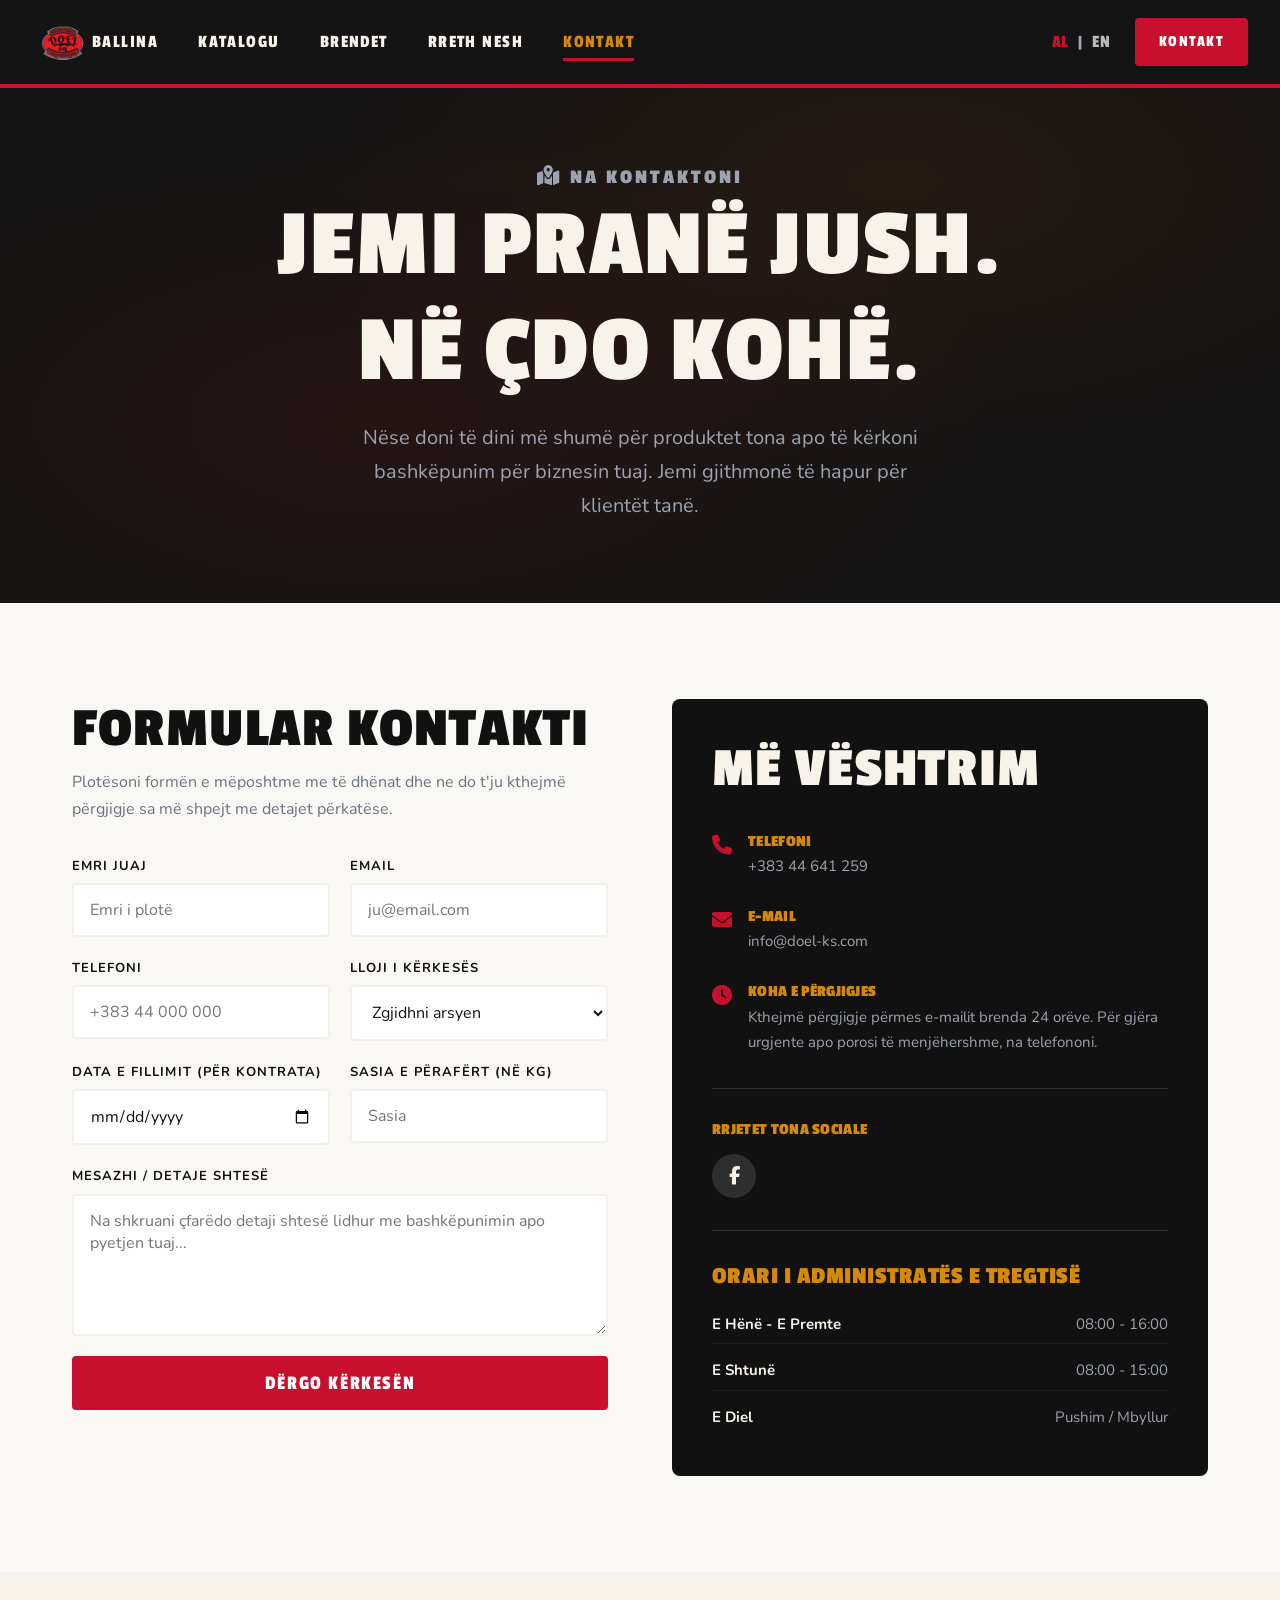
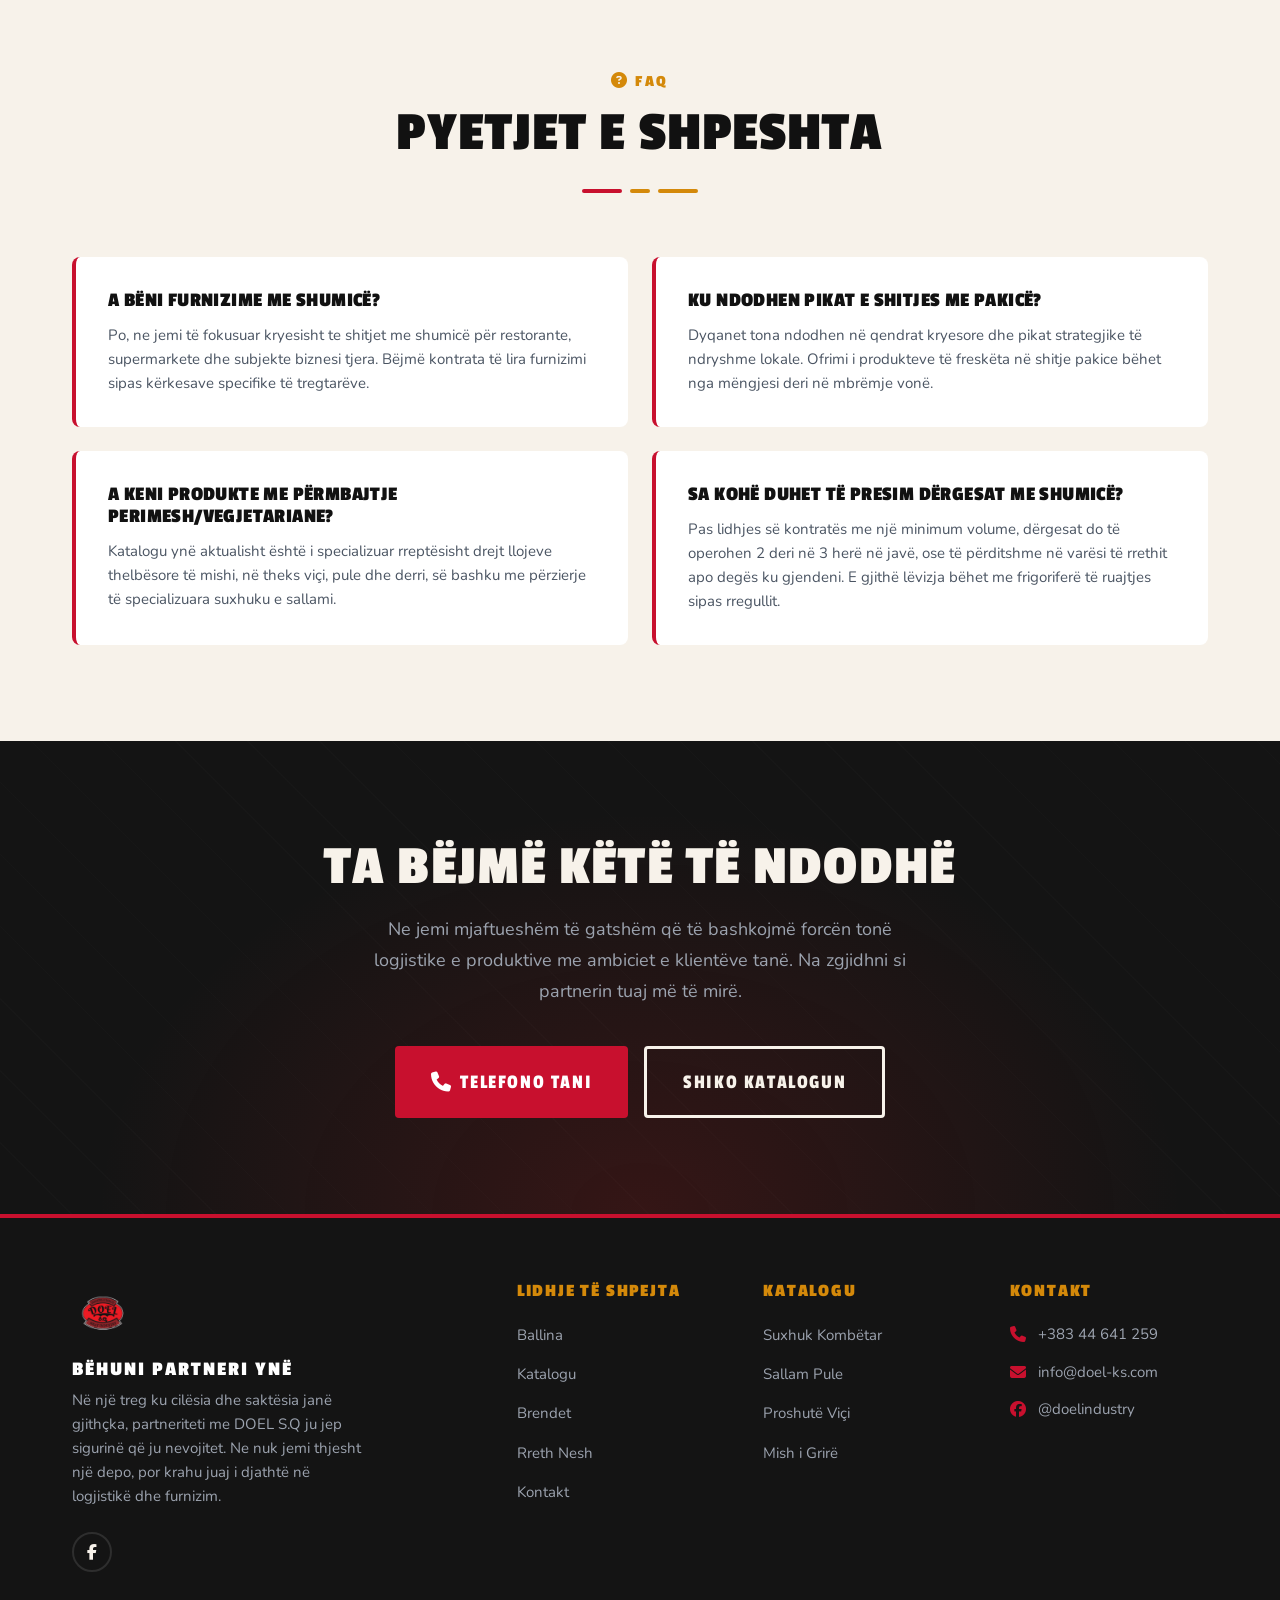
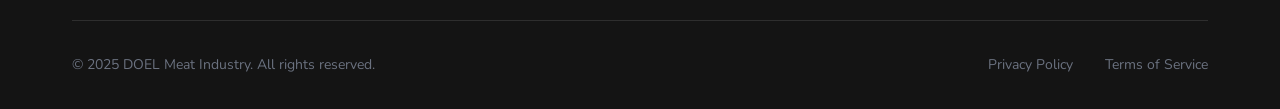
<file: contact.html>
<!DOCTYPE html>
<html lang="en">
<head>
  <meta charset="UTF-8">
  <meta name="viewport" content="width=device-width, initial-scale=1.0">
  <title>Kontakt | DOEL Meat Industry</title>
  <meta name="description" content="Na kontaktoni për porosi me shumicë, bashkëpunime, ose informacion rreth produkteve DOEL.">
  <link rel="icon" type="image/png" href="images/logo.png">
  <link rel="stylesheet" href="styles.css">
  <link rel="stylesheet" href="https://cdnjs.cloudflare.com/ajax/libs/font-awesome/6.5.0/css/all.min.css">
  <link rel="preconnect" href="https://fonts.googleapis.com">
  <link rel="preconnect" href="https://fonts.gstatic.com" crossorigin>
  <link href="https://fonts.googleapis.com/css2?family=Passion+One:wght@400;700;900&family=Nunito:wght@300;400;500;600;700&display=swap" rel="stylesheet">

</head>
<body>



  <!-- Header -->
  <header class="header">
    <div class="header-inner">
      <a href="index.html" class="logo">
        <img src="images/logo.png" alt="DOEL Meat Industry" class="logo-img">
      </a>
      <button class="nav-toggle" aria-label="Toggle menu" aria-expanded="false">
        <span></span>
        <span></span>
        <span></span>
      </button>
      <nav class="nav">
        <a href="index.html" class="nav-link">Ballina</a>
        <a href="services.html" class="nav-link">Katalogu</a>
        <a href="partners.html" class="nav-link">Brendet</a>
        <a href="about.html" class="nav-link">Rreth Nesh</a>
        <a href="contact.html" class="nav-link active">Kontakt</a>
      </nav>
      <div class="lang-switcher" style="display: flex; gap: 0.5rem; align-items: center; font-family: var(--font-heading); margin-left: auto; margin-right: 1.5rem; font-size: 1.125rem; letter-spacing: 0.05em;">
        <a href="contact.html" style="color: var(--primary);">AL</a>
        <span style="color: var(--gray);">|</span>
        <a href="contact-en.html" style="color: var(--white); opacity: 0.7;">EN</a>
      </div>
      <a href="contact.html" class="btn btn-primary header-cta">Kontakt</a>
    </div>
  </header>

  <!-- Page Hero -->
  <section class="page-hero">
    <div class="container">
      <div class="page-hero-content">
        <p class="section-label"><i class="fas fa-map-location-dot"></i> Na Kontaktoni</p>
        <h1>Jemi Pranë Jush.<br>Në Çdo Kohë.</h1>
        <p>Nëse doni të dini më shumë për produktet tona apo të kërkoni bashkëpunim për biznesin tuaj. Jemi gjithmonë të hapur për klientët tanë.</p>
      </div>
    </div>
  </section>

  <!-- Contact Form + Info -->
  <section class="section">
    <div class="container">
      <div class="contact-grid">
        <div class="contact-form-section">
          <h2>Formular Kontakti</h2>
          <p>Plotësoni formën e mëposhtme me të dhënat dhe ne do t'ju kthejmë përgjigje sa më shpejt me detajet përkatëse.</p>
          <form class="contact-form" action="#" method="post">
            <div class="form-row">
              <div class="form-group">
                <label for="name">Emri Juaj</label>
                <input type="text" id="name" name="name" placeholder="Emri i plotë" required>
              </div>
              <div class="form-group">
                <label for="email">Email</label>
                <input type="email" id="email" name="email" placeholder="ju@email.com" required>
              </div>
            </div>
            <div class="form-row">
              <div class="form-group">
                <label for="phone">Telefoni</label>
                <input type="tel" id="phone" name="phone" placeholder="+383 44 000 000">
              </div>
              <div class="form-group">
                <label for="event-type">Lloji i Kërkesës</label>
                <select id="event-type" name="event-type" required>
                  <option value="" disabled selected>Zgjidhni arsyen</option>
                  <option value="corporate">Porosi Biznesi (B2B)</option>
                  <option value="wedding">Restorant / Fast-Food</option>
                  <option value="birthday">Rrjet Supermarketi</option>
                  <option value="festival">Informacion mbi Produktin</option>
                  <option value="other">Tjetër</option>
                </select>
              </div>
            </div>
            <div class="form-row">
              <div class="form-group">
                <label for="event-date">Data e Fillimit (Për kontrata)</label>
                <input type="date" id="event-date" name="event-date">
              </div>
              <div class="form-group">
                <label for="guest-count">Sasia e Përafërt (në KG)</label>
                <input type="number" id="guest-count" name="guest-count" placeholder="Sasia">
              </div>
            </div>
            <div class="form-group">
              <label for="message">Mesazhi / Detaje Shtesë</label>
              <textarea id="message" name="message" placeholder="Na shkruani çfarëdo detaji shtesë lidhur me bashkëpunimin apo pyetjen tuaj..." rows="5"></textarea>
            </div>
            <button type="submit" class="btn btn-primary">Dërgo Kërkesën</button>
          </form>
        </div>

        <div class="contact-info-section">
          <h2>Më Vështrim</h2>
          <div class="contact-info-item">
            <i class="fas fa-phone"></i>
            <div>
              <h4>Telefoni</h4>
              <p>+383 44 641 259</p>
            </div>
          </div>
          <div class="contact-info-item">
            <i class="fas fa-envelope"></i>
            <div>
              <h4>E-mail</h4>
              <p>info@doel-ks.com</p>
            </div>
          </div>
          <div class="contact-info-item">
            <i class="fas fa-clock"></i>
            <div>
              <h4>Koha e Përgjigjes</h4>
              <p>Kthejmë përgjigje përmes e-mailit brenda 24 orëve. Për gjëra urgjente apo porosi të menjëhershme, na telefononi.</p>
            </div>
          </div>

          <div class="contact-social">
            <h4>Rrjetet Tona Sociale</h4>
            <div class="contact-social-links">
              <a href="https://www.facebook.com/doelindustry" aria-label="Facebook"><i class="fab fa-facebook-f"></i></a>
            </div>
          </div>

          <div class="contact-schedule">
            <h4>Orari i Administratës e Tregtisë</h4>
            <ul class="schedule-list">
              <li><strong>E Hënë - E Premte</strong> 08:00 - 16:00</li>
              <li><strong>E Shtunë</strong> 08:00 - 15:00</li>
              <li><strong>E Diel</strong> Pushim / Mbyllur</li>
            </ul>
          </div>
        </div>
      </div>
    </div>
  </section>

  <!-- FAQ Section -->
  <section class="section section-cream">
    <div class="container">
      <div class="section-header">
        <p class="section-label"><i class="fas fa-circle-question"></i> FAQ</p>
        <h2 class="section-title">Pyetjet e Shpeshta</h2>
        <div class="fire-divider">
          <span></span>
          <span></span>
          <span></span>
        </div>
      </div>
      <div class="faq-grid">
        <div class="faq-item">
          <h3>A bëni furnizime me shumicë?</h3>
          <p>Po, ne jemi të fokusuar kryesisht te shitjet me shumicë për restorante, supermarkete dhe subjekte biznesi tjera. Bëjmë kontrata të lira furnizimi sipas kërkesave specifike të tregtarëve.</p>
        </div>
        <div class="faq-item">
          <h3>Ku ndodhen pikat e shitjes me pakicë?</h3>
          <p>Dyqanet tona ndodhen në qendrat kryesore dhe pikat strategjike të ndryshme lokale. Ofrimi i produkteve të freskëta në shitje pakice bëhet nga mëngjesi deri në mbrëmje vonë.</p>
        </div>
        <div class="faq-item">
          <h3>A keni produkte me përmbajtje perimesh/vegjetariane?</h3>
          <p>Katalogu ynë aktualisht është i specializuar rreptësisht drejt llojeve thelbësore të mishi, në theks viçi, pule dhe derri, së bashku me përzierje të specializuara suxhuku e sallami.</p>
        </div>
        <div class="faq-item">
          <h3>Sa kohë duhet të presim dërgesat me shumicë?</h3>
          <p>Pas lidhjes së kontratës me një minimum volume, dërgesat do të operohen 2 deri në 3 herë në javë, ose të përditshme në varësi të rrethit apo degës ku gjendeni. E gjithë lëvizja bëhet me frigoriferë të ruajtjes sipas rregullit.</p>
        </div>
      </div>
    </div>
  </section>

  <!-- CTA -->
  <section class="section cta-section">
    <div class="container">
      <div class="cta-content">
        <h2>Ta Bëjmë Këtë të Ndodhë</h2>
        <p>Ne jemi mjaftueshëm të gatshëm që të bashkojmë forcën tonë logjistike e produktive me ambiciet e klientëve tanë. Na zgjidhni si partnerin tuaj më të mirë.</p>
        <div style="display: flex; gap: 1rem; justify-content: center; flex-wrap: wrap;">
          <a href="tel:38344641259" class="btn btn-primary"><i class="fas fa-phone"></i> Telefono Tani</a>
          <a href="services.html" class="btn btn-outline-light">Shiko Katalogun</a>
        </div>
      </div>
    </div>
  </section>

  <!-- Footer -->
  <footer class="footer">
    <div class="container">
      <div class="footer-grid">
        <div class="footer-brand">
          <a href="index.html" class="logo">
            <img src="images/logo.png" alt="DOEL Meat Industry" class="logo-img">
          </a>
          <h4 style="color: var(--white); margin-bottom: 0.5rem; font-family: var(--font-heading); font-size: 1.25rem;">Bëhuni Partneri Ynë</h4>
          <p>Në një treg ku cilësia dhe saktësia janë gjithçka, partneriteti me DOEL S.Q ju jep sigurinë që ju nevojitet. Ne nuk jemi thjesht një depo, por krahu juaj i djathtë në logjistikë dhe furnizim.</p>
          <div class="footer-social">
            <a href="https://www.facebook.com/doelindustry" aria-label="Facebook"><i class="fab fa-facebook-f"></i></a>
          </div>
        </div>
        <div>
          <h4>Lidhje të Shpejta</h4>
          <ul class="footer-links">
            <li><a href="index.html">Ballina</a></li>
            <li><a href="services.html">Katalogu</a></li>
            <li><a href="partners.html">Brendet</a></li>
            <li><a href="about.html">Rreth Nesh</a></li>
            <li><a href="contact.html">Kontakt</a></li>
          </ul>
        </div>
        <div>
          <h4>Katalogu</h4>
          <ul class="footer-links">
            <li><a href="services.html">Suxhuk Kombëtar</a></li>
            <li><a href="services.html">Sallam Pule</a></li>
            <li><a href="services.html">Proshutë Viçi</a></li>
            <li><a href="services.html">Mish i Grirë</a></li>
          </ul>
        </div>
        <div class="footer-contact">
         <h4>Kontakt</h4>
          <p>
            <i class="fas fa-phone"></i>
            +383 44 641 259
          </p>
          <p>
            <i class="fas fa-envelope"></i>
            info@doel-ks.com
          </p>
          <p>
            <i class="fab fa-facebook"></i>
            @doelindustry
          </p>
        </div>
      </div>
      <div class="footer-bottom">
        <p>&copy; 2025 DOEL Meat Industry. All rights reserved.</p>
        <div class="footer-legal">
          <a href="#">Privacy Policy</a>
          <a href="#">Terms of Service</a>
        </div>
      </div>
    </div>
  </footer>

  <script>
    const navToggle = document.querySelector('.nav-toggle');
    const nav = document.querySelector('.nav');
    if (navToggle && nav) {
      navToggle.addEventListener('click', () => {
        const isOpen = nav.classList.toggle('nav-open');
        navToggle.classList.toggle('active');
        navToggle.setAttribute('aria-expanded', isOpen);
      });
    }

    // Form Submission "Success" Simulation
    const contactForm = document.querySelector('.contact-form');
    if (contactForm) {
      contactForm.addEventListener('submit', (e) => {
        e.preventDefault();
        const submitBtn = contactForm.querySelector('button[type="submit"]');
        const originalText = submitBtn.textContent;
        
        // Show loading state
        submitBtn.disabled = true;
        submitBtn.innerHTML = '<i class="fas fa-spinner fa-spin"></i> Duke u dërguar...';
        
        setTimeout(() => {
          // Replace form with success message
          const parent = contactForm.parentElement;
          parent.innerHTML = `
            <div class="contact-success" style="text-align: center; padding: 3rem 1rem; animation: fadeIn 0.5s ease-out;">
              <div style="font-size: 5rem; color: #22c55e; margin-bottom: 1.5rem;">
                <i class="fas fa-circle-check"></i>
              </div>
              <h2 style="margin-bottom: 1rem;">Mesazhi u dërgua!</h2>
              <p style="color: var(--muted); font-size: 1.125rem; max-width: 400px; margin: 0 auto 2rem;">
                Faleminderit që na kontaktuat. Ne do t'ju kthejmë përgjigje brenda 24 orëve.
              </p>
              <button onclick="location.reload()" class="btn btn-outline" style="font-size: 1rem; padding: 0.75rem 1.5rem;">Dërgo një tjetër</button>
            </div>
          `;
        }, 1500);
      });
    }
  </script>
</body>
</html>
</file>
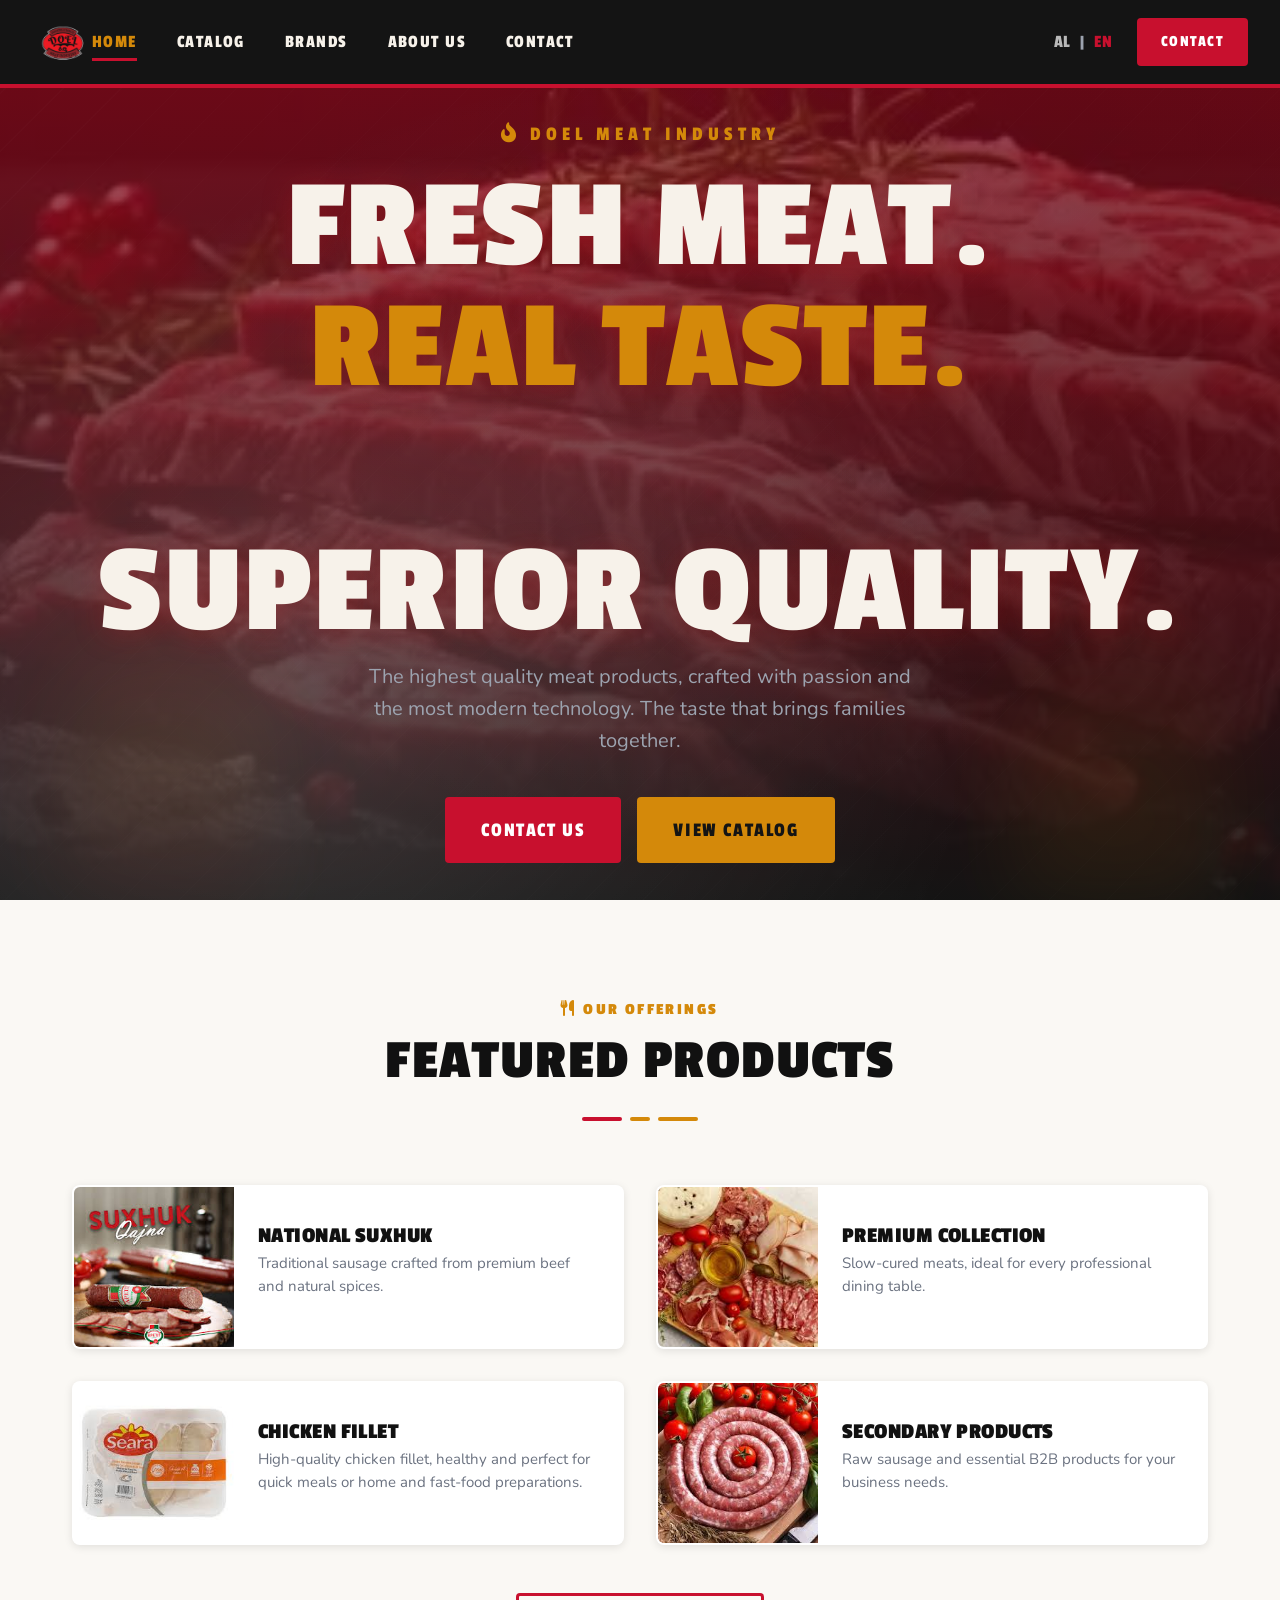
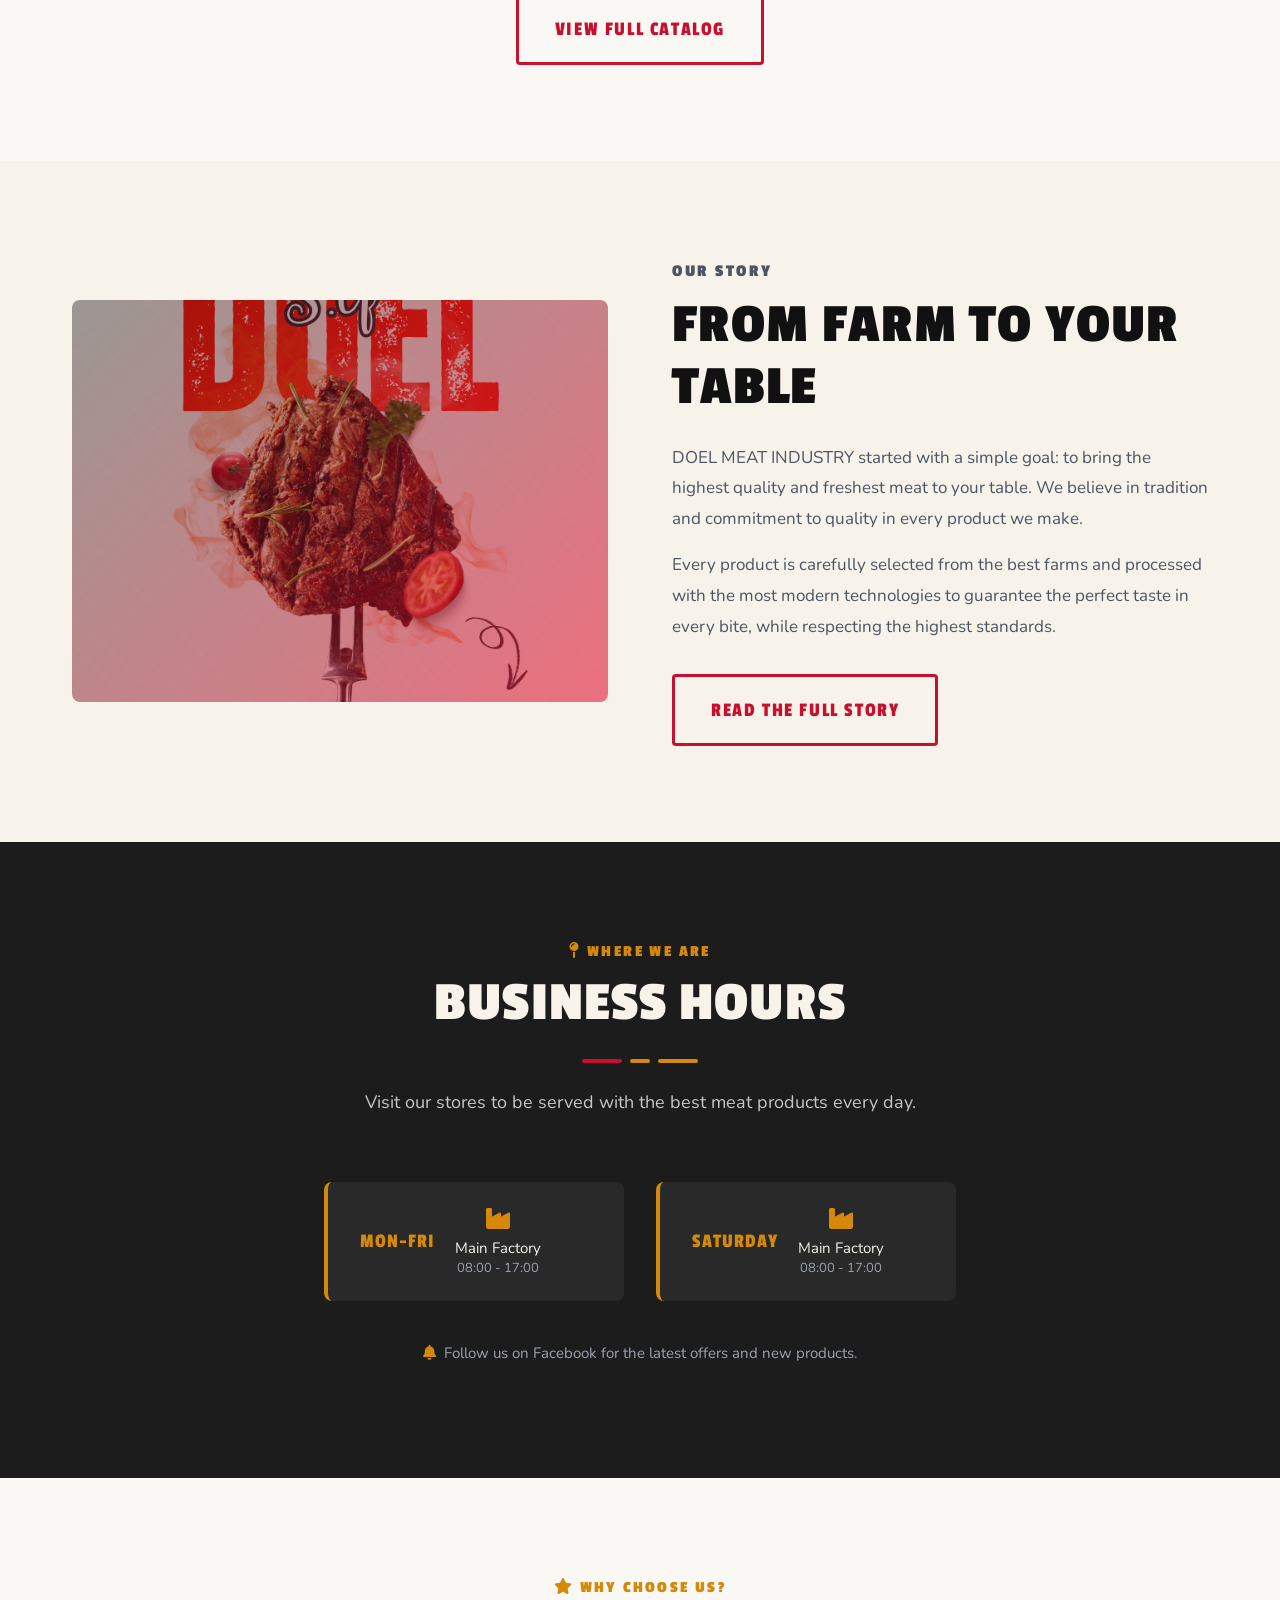
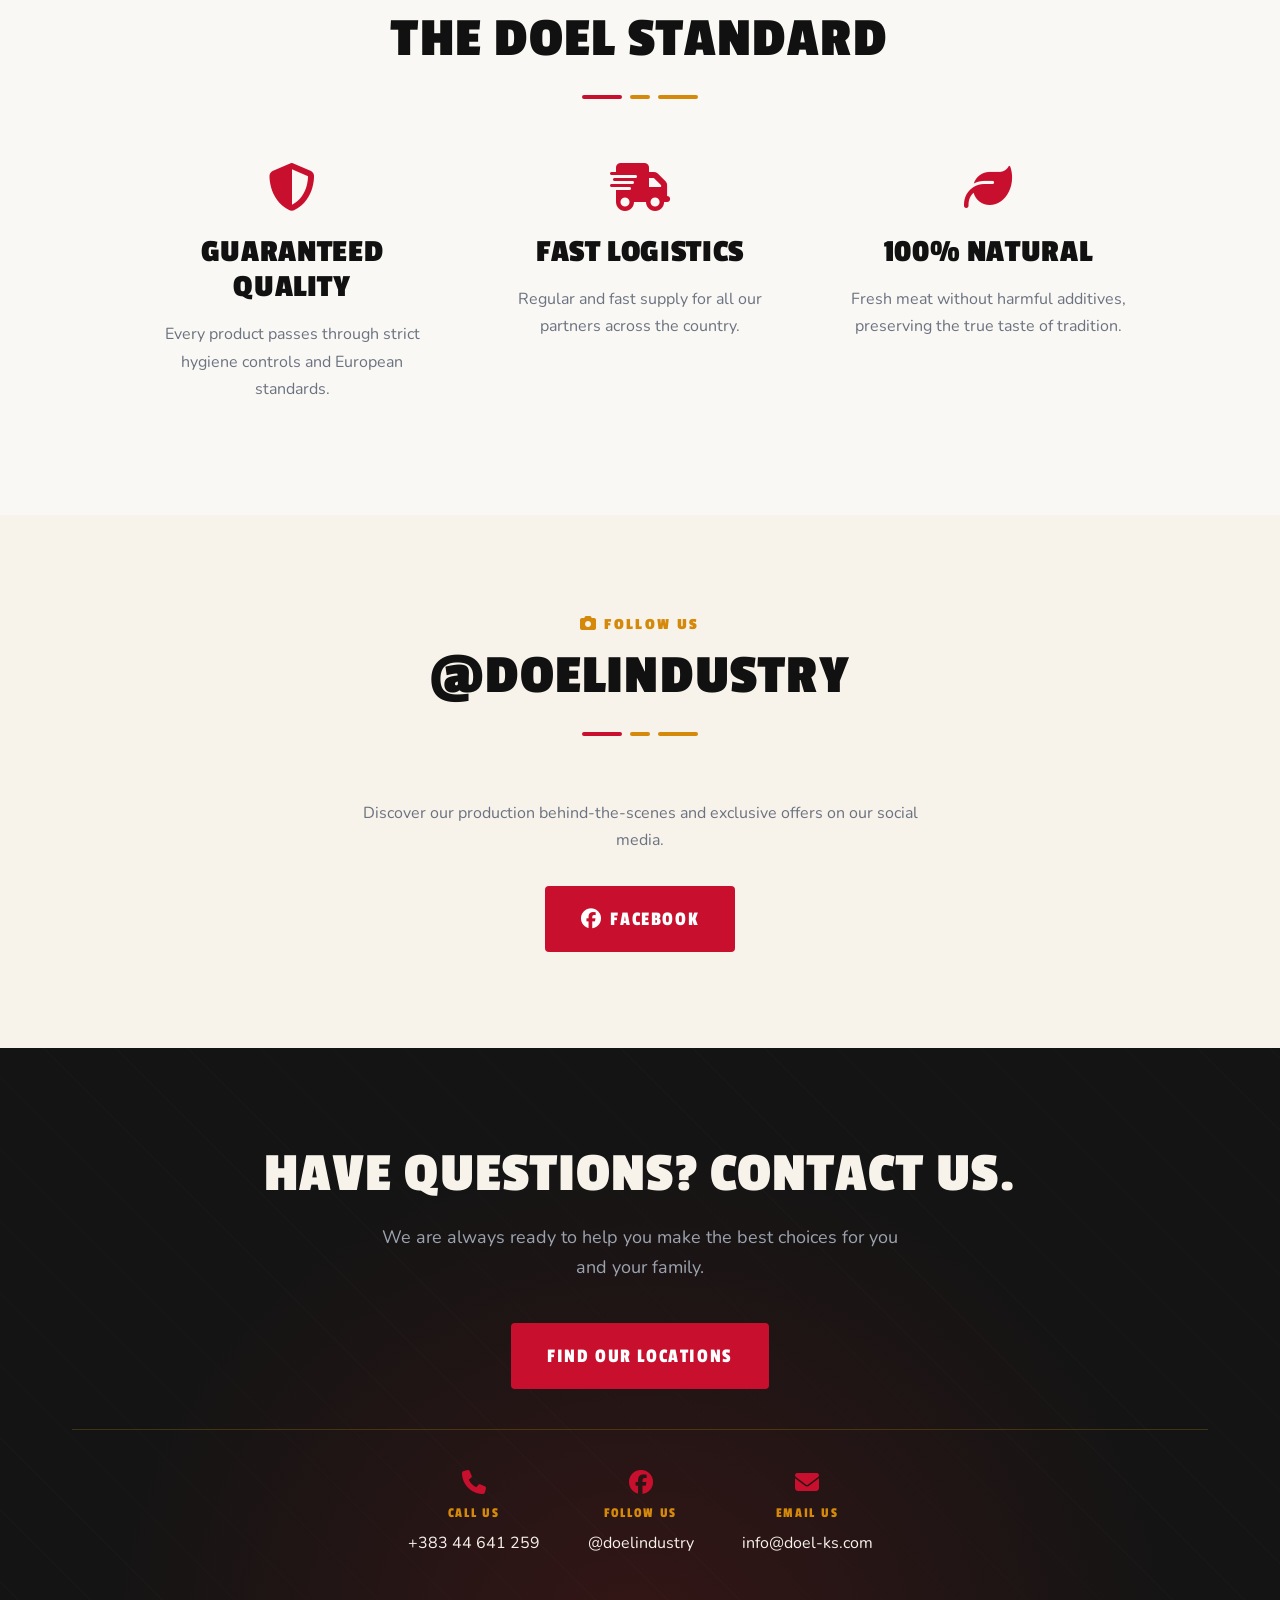
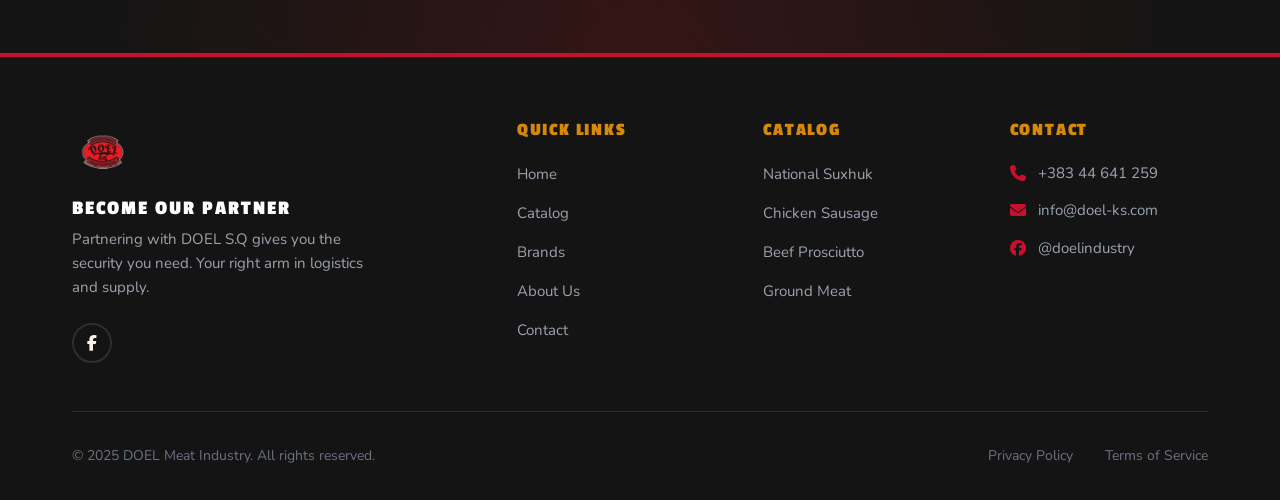
<file: index-en.html>
<!DOCTYPE html>
<html lang="en">

<head>
  <meta charset="UTF-8">
  <meta name="viewport" content="width=device-width, initial-scale=1.0">
  <title>DOEL Meat Industry | Fresh Meat. Real Quality. Premium Standards.</title>
  <meta name="description"
    content="DOEL Meat Industry produces the highest quality meat products, prepared with passion and the most modern technology. The taste that brings families together.">
  <link rel="icon" type="image/png" href="images/logo.png">
  <link rel="stylesheet" href="styles.css">
  <link rel="stylesheet" href="https://cdnjs.cloudflare.com/ajax/libs/font-awesome/6.5.0/css/all.min.css">
  <link rel="preconnect" href="https://fonts.googleapis.com">
  <link rel="preconnect" href="https://fonts.gstatic.com" crossorigin>
  <link
    href="https://fonts.googleapis.com/css2?family=Passion+One:wght@400;700;900&family=Nunito:wght@300;400;500;600;700&display=swap"
    rel="stylesheet">

</head>

<body>



  <!-- Header -->
  <header class="header">
    <div class="header-inner">
      <a href="index-en.html" class="logo">
        <img src="images/logo.png" alt="DOEL Meat Industry" class="logo-img">
      </a>
      <button class="nav-toggle" aria-label="Toggle menu" aria-expanded="false">
        <span></span>
        <span></span>
        <span></span>
      </button>
      <nav class="nav">
        <a href="index-en.html" class="nav-link active">Home</a>
        <a href="services-en.html" class="nav-link">Catalog</a>
        <a href="partners-en.html" class="nav-link">Brands</a>
        <a href="about-en.html" class="nav-link">About Us</a>
        <a href="contact-en.html" class="nav-link">Contact</a>
      </nav>
      <div class="lang-switcher"
        style="display: flex; gap: 0.5rem; align-items: center; font-family: var(--font-heading); margin-left: auto; margin-right: 1.5rem; font-size: 1.125rem; letter-spacing: 0.05em;">
        <a href="index.html" style="color: var(--white); opacity: 0.7;">AL</a>
        <span style="color: var(--gray);">|</span>
        <a href="index-en.html" style="color: var(--primary);">EN</a>
      </div>
      <a href="contact-en.html" class="btn btn-primary header-cta">Contact</a>
    </div>
  </header>

  <!-- Hero Section -->
  <section class="hero">
    <div class="hero-flame-left"></div>
    <div class="hero-flame-right"></div>
    <div class="hero-content animate-fade-in">
      <p class="hero-tagline"><i class="fas fa-fire-flame-curved"></i> DOEL MEAT INDUSTRY</p>
      <h1 class="hero-title">Fresh Meat.<br><span class="text-accent">Real Taste.</span><br>Superior Quality.</h1>
      <p class="hero-description">The highest quality meat products, crafted with passion and the most modern technology. The taste that brings families together.</p>
      <div class="hero-cta">
        <a href="contact-en.html" class="btn btn-primary">Contact Us</a>
        <a href="services-en.html" class="btn btn-secondary">View Catalog</a>
      </div>
    </div>

  </section>

  <!-- Menu Highlights -->
  <section class="section">
    <div class="container">
      <div class="section-header">
        <p class="section-label"><i class="fas fa-utensils"></i> Our Offerings</p>
        <h2 class="section-title">Featured Products</h2>
        <div class="fire-divider">
          <span></span>
          <span></span>
          <span></span>
        </div>
      </div>
      <div class="menu-grid">
        <div class="menu-card">
          <div class="menu-card-image img-smash"
            style="background-image: url('images/suxhuk.jpg'); background-size: cover; background-position: center;">
          </div>
          <div class="menu-card-content">
            <h3>National Suxhuk</h3>
            <p>Traditional sausage crafted from premium beef and natural spices.</p>
          </div>
        </div>
        <div class="menu-card">
          <div class="menu-card-image img-tacos"
            style="background-image: url('images/mishtymosur.jpg'); background-size: cover; background-position: center;"></div>
          <div class="menu-card-content">
            <h3>Premium Collection</h3>
            <p>Slow-cured meats, ideal for every professional dining table.</p>
          </div>
        </div>
        <div class="menu-card">
          <div class="menu-card-image img-fries"
            style="background-image: url('images/filepule.jpg'); background-size: cover; background-position: center;">
          </div>
          <div class="menu-card-content">
            <h3>Chicken Fillet</h3>
            <p>High-quality chicken fillet, healthy and perfect for quick meals or home and fast-food preparations.</p>
          </div>
        </div>
        <div class="menu-card">
          <div class="menu-card-image img-inferno"
            style="background-image: url('images/suxhukkrudo.jpg'); background-size: cover; background-position: center;">
          </div>
          <div class="menu-card-content">
            <h3>Secondary Products</h3>
            <p>Raw sausage and essential B2B products for your business needs.</p>
          </div>
        </div>
      </div>
      <div class="text-center" style="margin-top: 3rem;">
        <a href="services-en.html" class="btn btn-outline">View Full Catalog</a>
      </div>
    </div>
  </section>

  <!-- About Snippet -->
  <section class="section section-cream">
    <div class="container">
      <div class="about-snippet">
        <div class="about-snippet-image"
          style="background: linear-gradient(135deg, rgba(16, 16, 16, 0.4), rgba(227, 24, 55, 0.6)), url('images/doel-home.png'); background-size: cover; background-position: center;">
        
        </div>
        <div class="about-snippet-content">
          <p class="section-label">Our Story</p>
          <h2>From Farm to Your Table</h2>
          <p>DOEL MEAT INDUSTRY started with a simple goal: to bring the highest quality and freshest meat to your
            table. We believe in tradition and commitment to quality in every product we make.</p>
          <p>Every product is carefully selected from the best farms and processed with the most modern technologies to
            guarantee the perfect taste in every bite, while respecting the highest standards.</p>
          <a href="about-en.html" class="btn btn-outline" style="margin-top: 1rem;">Read the Full Story</a>
        </div>
      </div>
    </div>
  </section>

  <!-- Where to Find Us / Schedule -->
  <section class="section section-dark animate-fade-in">
    <div class="container text-center">
      <div class="section-header">
        <p class="section-label"><i class="fas fa-map-pin"></i> Where We Are</p>
        <h2 class="section-title text-cream">Business Hours</h2>
        <div class="fire-divider">
          <span></span><span></span><span></span>
        </div>
        <p class="section-subtitle">Visit our stores to be served with the best meat products every day.</p>
      </div>
      <div class="schedule-grid-centered">
        <div class="schedule-item">
          <div class="schedule-day">Mon-Fri</div>
          <div class="schedule-location">
            <i class="fas fa-industry" style="display:block; color:var(--accent); font-size:1.5rem; margin-bottom:0.5rem"></i>
            Main Factory
            <span>08:00 - 17:00</span>
          </div>
        </div>
        <div class="schedule-item">
          <div class="schedule-day">Saturday</div>
          <div class="schedule-location">
            <i class="fas fa-industry" style="display:block; color:var(--accent); font-size:1.5rem; margin-bottom:0.5rem"></i>
            Main Factory
            <span>08:00 - 17:00</span>
          </div>
        </div>
      </div>
      <div class="text-center" style="margin-top: 2.5rem;">
        <p style="color: var(--gray); font-size: 0.9375rem;"><i class="fas fa-bell" style="color: var(--accent); margin-right: 0.5rem;"></i>Follow us on Facebook for the latest offers and new products.</p>
      </div>
    </div>
  </section>

  <!-- Brand Highlights (New) -->
  <section class="section animate-fade-in">
    <div class="container">
      <div class="section-header">
        <p class="section-label"><i class="fas fa-star"></i> Why Choose Us?</p>
        <h2 class="section-title">The DOEL Standard</h2>
        <div class="fire-divider"><span></span><span></span><span></span></div>
      </div>
      <div class="schedule-grid-centered" style="gap:3rem">
        <div style="text-align:center; max-width:300px">
          <i class="fas fa-shield-halved" style="font-size:3rem; color:var(--primary); margin-bottom:1.5rem"></i>
          <h3 style="margin-bottom:1rem">Guaranteed Quality</h3>
          <p style="color:var(--muted)">Every product passes through strict hygiene controls and European standards.</p>
        </div>
        <div style="text-align:center; max-width:300px">
          <i class="fas fa-truck-fast" style="font-size:3rem; color:var(--primary); margin-bottom:1.5rem"></i>
          <h3 style="margin-bottom:1rem">Fast Logistics</h3>
          <p style="color:var(--muted)">Regular and fast supply for all our partners across the country.</p>
        </div>
        <div style="text-align:center; max-width:300px">
          <i class="fas fa-leaf" style="font-size:3rem; color:var(--primary); margin-bottom:1.5rem"></i>
          <h3 style="margin-bottom:1rem">100% Natural</h3>
          <p style="color:var(--muted)">Fresh meat without harmful additives, preserving the true taste of tradition.</p>
        </div>
      </div>
    </div>
  </section>

  <!-- Follow Us -->
  <section class="section section-cream animate-fade-in">
    <div class="container text-center">
      <div class="section-header">
        <p class="section-label"><i class="fas fa-camera"></i> Follow Us</p>
        <h2 class="section-title">@doelindustry</h2>
        <div class="fire-divider"><span></span><span></span><span></span></div>
      </div>
      <p style="color:var(--muted); max-width:600px; margin:0 auto 2rem">Discover our production behind-the-scenes and exclusive offers on our social media.</p>
      <div style="display:flex; justify-content:center;">
        <a href="https://www.facebook.com/doelindustry" class="btn btn-primary"><i class="fab fa-facebook"></i> Facebook</a>
      </div>
    </div>
  </section>
  <!-- CTA Section -->
  <section class="section cta-section">
    <div class="container">
      <div class="cta-content">
        <h2>Have Questions? Contact Us.</h2>
        <p>We are always ready to help you make the best choices for you and your family.</p>
        <a href="contact-en.html" class="btn btn-primary">Find Our Locations</a>
        <div class="cta-info">
          <div class="cta-info-item">
            <i class="fas fa-phone"></i>
            <span>Call Us</span>
            <p>+383 44 641 259</p>
          </div>
          <div class="cta-info-item">
            <i class="fab fa-facebook"></i>
            <span>Follow Us</span>
            <p>@doelindustry</p>
          </div>
          <div class="cta-info-item">
            <i class="fas fa-envelope"></i>
            <span>Email Us</span>
            <p>info@doel-ks.com</p>
          </div>
        </div>
      </div>
    </div>
  </section>

  <footer class="footer">
    <div class="container">
      <div class="footer-grid">
        <div class="footer-brand">
          <a href="index-en.html" class="logo"><img src="images/logo.png" alt="DOEL Meat Industry" class="logo-img"></a>
          <h4 style="color:var(--white); margin-bottom:.5rem; font-family:var(--font-heading); font-size:1.25rem">Become Our Partner</h4>
          <p>Partnering with DOEL S.Q gives you the security you need. Your right arm in logistics and supply.</p>
          <div class="footer-social">
            <a href="https://www.facebook.com/doelindustry" aria-label="Facebook"><i class="fab fa-facebook-f"></i></a>
          </div>
        </div>
        <div>
          <h4>Quick Links</h4>
          <ul class="footer-links">
            <li><a href="index-en.html">Home</a></li>
            <li><a href="services-en.html">Catalog</a></li>
            <li><a href="partners.html">Brands</a></li>
            <li><a href="about-en.html">About Us</a></li>
            <li><a href="contact-en.html">Contact</a></li>
          </ul>
        </div>
        <div>
          <h4>Catalog</h4>
          <ul class="footer-links">
            <li><a href="services-en.html">National Suxhuk</a></li>
            <li><a href="services-en.html">Chicken Sausage</a></li>
            <li><a href="services-en.html">Beef Prosciutto</a></li>
            <li><a href="services-en.html">Ground Meat</a></li>
          </ul>
        </div>
        <div class="footer-contact">
          <h4>Contact</h4>
          <p><i class="fas fa-phone"></i> +383 44 641 259</p>
          <p><i class="fas fa-envelope"></i> info@doel-ks.com</p>
          <p><i class="fab fa-facebook"></i> @doelindustry</p>
        </div>
      </div>
      <div class="footer-bottom">
        <p>&copy; 2025 DOEL Meat Industry. All rights reserved.</p>
        <div class="footer-legal"><a href="#">Privacy Policy</a><a href="#">Terms of Service</a></div>
      </div>
    </div>
  </footer>

  <script>
    // Header logic
    const navToggle = document.querySelector('.nav-toggle');
    const nav = document.querySelector('.nav');
    if (navToggle && nav) {
      navToggle.addEventListener('click', () => {
        const isOpen = nav.classList.toggle('nav-open');
        navToggle.classList.toggle('active');
        navToggle.setAttribute('aria-expanded', isOpen);
      });
    }

    // Scroll Animation Observer
    const observerOptions = { threshold: 0.1 };
    const observer = new IntersectionObserver((entries) => {
      entries.forEach(entry => {
        if (entry.isIntersecting) {
          entry.target.classList.add('animate-fade-in');
          observer.unobserve(entry.target);
        }
      });
    }, observerOptions);

    document.querySelectorAll('.section').forEach(section => {
      section.style.opacity = '0'; // Hide for animation
      observer.observe(section);
    });
  </script>
</body>

</html>
</file>
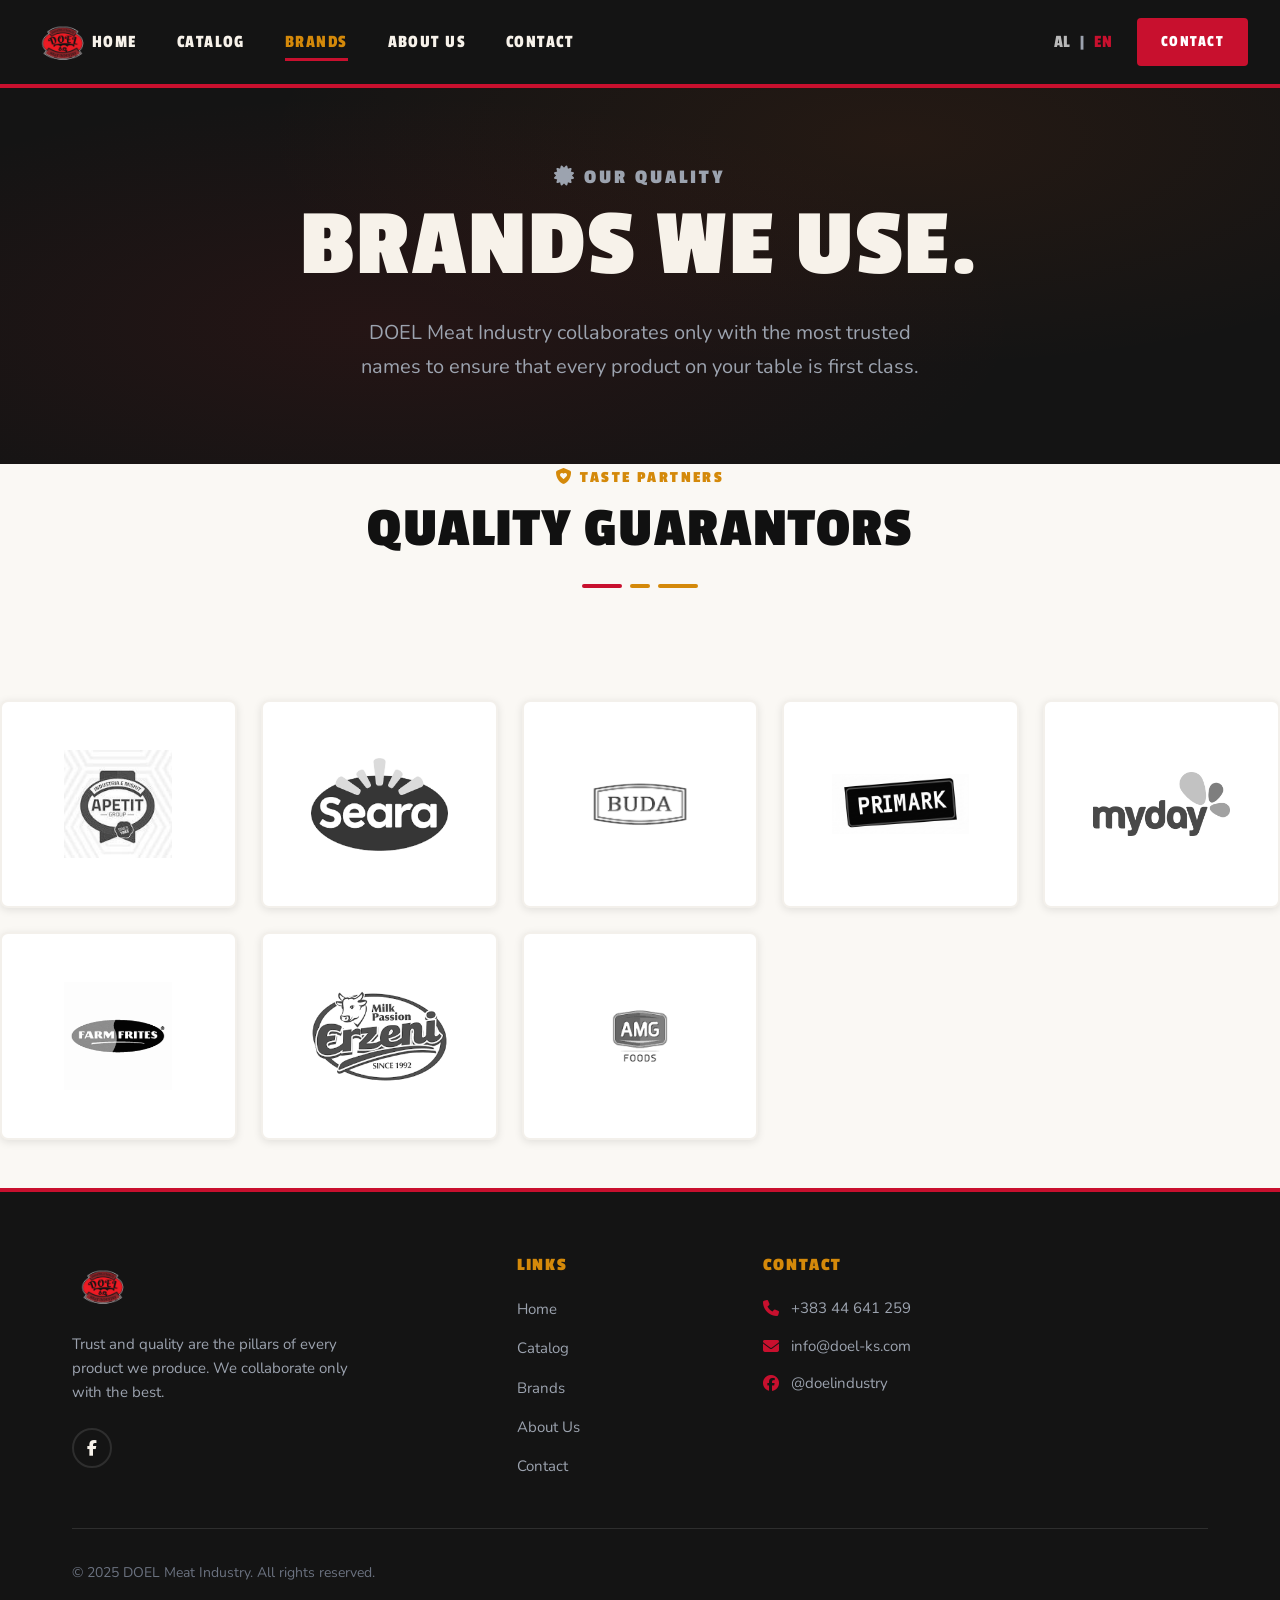
<file: partners-en.html>
<!DOCTYPE html>
<html lang="en">
<head>
  <meta charset="UTF-8">
  <meta name="viewport" content="width=device-width, initial-scale=1.0">
  <title>Our Brands | DOEL Meat Industry</title>
  <meta name="description" content="Brands and quality materials used by DOEL Meat Industry to guarantee the taste and freshness of our products.">
  <link rel="icon" type="image/png" href="images/logo.png">
  <link rel="stylesheet" href="styles.css">
  <link rel="stylesheet" href="https://cdnjs.cloudflare.com/ajax/libs/font-awesome/6.5.0/css/all.min.css">
  <link rel="preconnect" href="https://fonts.googleapis.com">
  <link rel="preconnect" href="https://fonts.gstatic.com" crossorigin>
  <link href="https://fonts.googleapis.com/css2?family=Passion+One:wght@400;700;900&family=Nunito:wght@300;400;500;600;700&display=swap" rel="stylesheet">
  <style>
    .partners-grid {
      display: grid;
      grid-template-columns: repeat(auto-fill, minmax(200px, 1fr));
      gap: 1.5rem;
      padding: 3rem 0;
    }
    .partner-card {
      background: #fff;
      padding: 2rem;
      border-radius: 8px;
      display: flex;
      flex-direction: column;
      align-items: center;
      justify-content: center;
      text-align: center;
      border: 2px solid var(--gray-light);
      transition: all 0.3s ease;
      box-shadow: var(--shadow-sm);
    }
    .partner-card:hover {
      border-color: var(--primary);
      transform: translateY(-8px);
      box-shadow: 0 15px 35px rgba(200, 16, 46, 0.12);
    }
    .logo-box {
      width: 100%;
      height: 140px;
      padding: 1rem;
      display: flex;
      align-items: center;
      justify-content: center;
      background: #fff;
      border-radius: 6px;
      margin-bottom: 0;
      transition: transform 0.3s ease;
    }
    .logo-box i {
      font-size: 3.5rem;
      color: var(--primary);
      opacity: 0.8;
    }
    .logo-box img {
      max-width: 100%;
      max-height: 100%;
      object-fit: contain;
      filter: grayscale(100%);
      transition: filter 0.3s ease;
    }
    .partner-card:hover .logo-box img { filter: grayscale(0%); }
    .partner-card:hover .logo-box { transform: scale(1.05); }

  </style>
</head>
<body>

  <!-- Header -->
  <header class="header">
    <div class="header-inner">
      <a href="index-en.html" class="logo"><img src="images/logo.png" alt="DOEL Meat Industry" class="logo-img"></a>
      <button class="nav-toggle" aria-label="Toggle menu" aria-expanded="false">
        <span></span><span></span><span></span>
      </button>
      <nav class="nav">
        <a href="index-en.html" class="nav-link">Home</a>
        <a href="services-en.html" class="nav-link">Catalog</a>
        <a href="partners-en.html" class="nav-link active">Brands</a>
        <a href="about-en.html" class="nav-link">About Us</a>
        <a href="contact-en.html" class="nav-link">Contact</a>
      </nav>
      <div class="lang-switcher" style="display:flex;gap:.5rem;align-items:center;font-family:var(--font-heading);margin-left:auto;margin-right:1.5rem;font-size:1.125rem;letter-spacing:.05em;">
        <a href="partners.html" style="color:var(--white);opacity:.7">AL</a>
        <span style="color:var(--gray)">|</span>
        <a href="partners-en.html" style="color:var(--primary)">EN</a>
      </div>
      <a href="contact-en.html" class="btn btn-primary header-cta">Contact</a>
    </div>
  </header>

  <section class="page-hero">
    <div class="container">
      <div class="page-hero-content">
        <p class="section-label"><i class="fas fa-certificate"></i> Our Quality</p>
        <h1>Brands We Use.</h1>
        <p>DOEL Meat Industry collaborates only with the most trusted names to ensure that every product on your table is first class.</p>
      </div>
    </div>
  </section>
      <div class="section-header">
        <p class="section-label"><i class="fas fa-shield-heart"></i> Taste Partners</p>
        <h2 class="section-title text-center">Quality Guarantors</h2>
        <div class="fire-divider"><span></span><span></span><span></span></div>
      </div>

      <div class="partners-grid">
        <!-- Brand 1: Apetit Example -->
        <div class="partner-card">
          <div class="logo-box">
             <!-- Replace with images/apetit.png when uploaded -->
             <img src="images/apetit.jpg" alt="Apetit Logo" onerror="this.style.display='none'; this.nextElementSibling.style.display='block';">
             <i class="fas fa-industry" style="display:none;"></i>
             <div class="fallback-icon" style="font-family: var(--font-heading); font-size: 2.5rem; color: var(--primary);"></div>
          </div>
        </div>

        <!-- Brand 2: Kotanyi -->
        <div class="partner-card">
          <div class="logo-box">
             <img src="images/seara.png" alt="Kotanyi Logo" onerror="this.style.display='none'; this.nextElementSibling.style.display='block';">
             <i class="fas fa-pepper-hot" style="display:none;"></i>
             <div class="fallback-icon" style="font-family: var(--font-heading); font-size: 2.5rem; color: var(--primary);"></div>
          </div>
        </div>

       
        <div class="partner-card">
          <div class="logo-box">
             <img src="images/buda.png" alt="Cryovac Logo" onerror="this.style.display='none'; this.nextElementSibling.style.display='block';">
             <i class="fas fa-box-open" style="display:none;"></i>
             <div class="fallback-icon" style="font-family: var(--font-heading); font-size: 2rem; color: var(--primary);"></div>
          </div>
        </div>
        
         <div class="partner-card">
          <div class="logo-box">
             <img src="images/primark-logo-768x336.png" alt="Cryovac Logo" onerror="this.style.display='none'; this.nextElementSibling.style.display='block';">
             <i class="fas fa-box-open" style="display:none;"></i>
             <div class="fallback-icon" style="font-family: var(--font-heading); font-size: 2rem; color: var(--primary);"></div>
          </div>
        </div>

         <div class="partner-card">
          <div class="logo-box">
             <img src="images/myday.png" alt="Cryovac Logo" onerror="this.style.display='none'; this.nextElementSibling.style.display='block';">
             <i class="fas fa-box-open" style="display:none;"></i>
             <div class="fallback-icon" style="font-family: var(--font-heading); font-size: 2rem; color: var(--primary);"></div>
          </div>
        </div>

         <div class="partner-card">
          <div class="logo-box">
             <img src="images/farmfrites.png" alt="Cryovac Logo" onerror="this.style.display='none'; this.nextElementSibling.style.display='block';">
             <i class="fas fa-box-open" style="display:none;"></i>
             <div class="fallback-icon" style="font-family: var(--font-heading); font-size: 2rem; color: var(--primary);"></div>
          </div>
        </div>
 <div class="partner-card">
          <div class="logo-box">
             <img src="images/erzeni.png" alt="Cryovac Logo" onerror="this.style.display='none'; this.nextElementSibling.style.display='block';">
             <i class="fas fa-box-open" style="display:none;"></i>
             <div class="fallback-icon" style="font-family: var(--font-heading); font-size: 2rem; color: var(--primary);"></div>
          </div>
        </div>
 <div class="partner-card">
          <div class="logo-box">
             <img src="images/amg.png" alt="Cryovac Logo" onerror="this.style.display='none'; this.nextElementSibling.style.display='block';">
             <i class="fas fa-box-open" style="display:none;"></i>
             <div class="fallback-icon" style="font-family: var(--font-heading); font-size: 2rem; color: var(--primary);"></div>
          </div>
        </div>

       
    </div>
  </section>

  <footer class="footer">
    <div class="container">
      <div class="footer-grid">
        <div class="footer-brand">
          <a href="index-en.html" class="logo"><img src="images/logo.png" alt="DOEL Meat Industry" class="logo-img"></a>
          <p>Trust and quality are the pillars of every product we produce. We collaborate only with the best.</p>
          <div class="footer-social">
            <a href="https://www.facebook.com/doelindustry" aria-label="Facebook"><i class="fab fa-facebook-f"></i></a>
          </div>
        </div>
        <div>
          <h4>Links</h4>
          <ul class="footer-links">
            <li><a href="index-en.html">Home</a></li>
            <li><a href="services-en.html">Catalog</a></li>
            <li><a href="partners-en.html">Brands</a></li>
            <li><a href="about-en.html">About Us</a></li>
            <li><a href="contact-en.html">Contact</a></li>
          </ul>
        </div>
        <div class="footer-contact">
          <h4>Contact</h4>
          <p>
            <i class="fas fa-phone"></i>
            +383 44 641 259
          </p>
          <p>
            <i class="fas fa-envelope"></i>
            info@doel-ks.com
          </p>
          <p>
            <i class="fab fa-facebook"></i>
            @doelindustry
          </p>
        </div>
      </div>
      <div class="footer-bottom">
        <p>&copy; 2025 DOEL Meat Industry. All rights reserved.</p>
      </div>
    </div>
  </footer>

  <script>
    const navToggle = document.querySelector('.nav-toggle');
    const nav = document.querySelector('.nav');
    if(navToggle) {
      navToggle.addEventListener('click', () => {
        nav.classList.toggle('nav-open');
        navToggle.classList.toggle('active');
      });
    }
  </script>
</body>
</html>
</file>
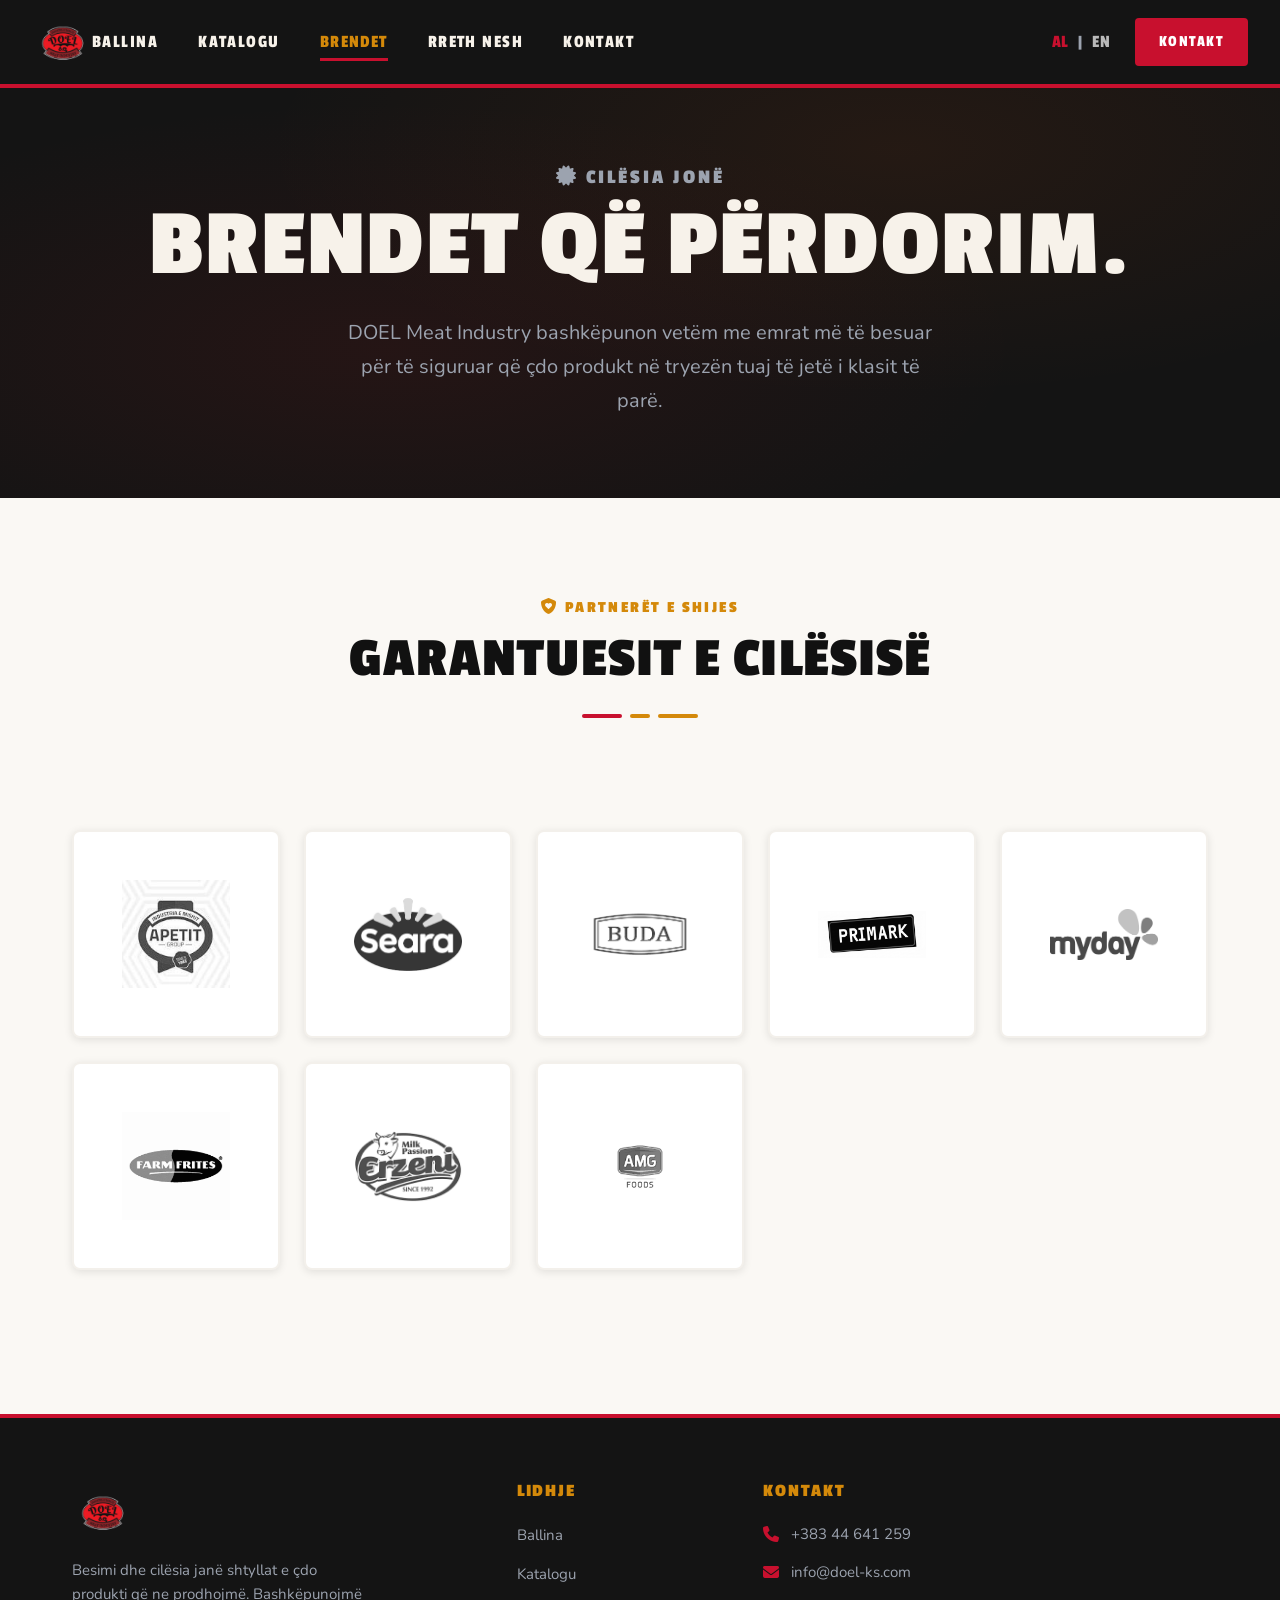
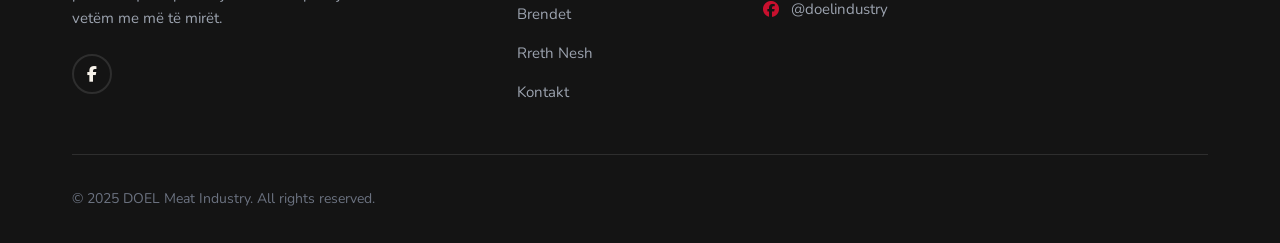
<file: partners.html>
<!DOCTYPE html>
<html lang="sq">
<head>
  <meta charset="UTF-8">
  <meta name="viewport" content="width=device-width, initial-scale=1.0">
  <title>Brendet Tanë | DOEL Meat Industry</title>
  <meta name="description" content="Brendet dhe materialet cilësore që DOEL Meat Industry përdor për të garantuar shijen dhe freskinë e produkteve tona.">
  <link rel="icon" type="image/png" href="images/logo.png">
  <link rel="stylesheet" href="styles.css">
  <link rel="stylesheet" href="https://cdnjs.cloudflare.com/ajax/libs/font-awesome/6.5.0/css/all.min.css">
  <link rel="preconnect" href="https://fonts.googleapis.com">
  <link rel="preconnect" href="https://fonts.gstatic.com" crossorigin>
  <link href="https://fonts.googleapis.com/css2?family=Passion+One:wght@400;700;900&family=Nunito:wght@300;400;500;600;700&display=swap" rel="stylesheet">
  <style>
    .partners-grid {
      display: grid;
      grid-template-columns: repeat(auto-fill, minmax(200px, 1fr));
      gap: 1.5rem;
      padding: 3rem 0;
    }
    .partner-card {
      background: #fff;
      padding: 2rem;
      border-radius: 8px;
      display: flex;
      flex-direction: column;
      align-items: center;
      justify-content: center;
      text-align: center;
      border: 2px solid var(--gray-light);
      transition: all 0.3s ease;
      box-shadow: var(--shadow-sm);
    }
    .partner-card:hover {
      border-color: var(--primary);
      transform: translateY(-8px);
      box-shadow: 0 15px 35px rgba(200, 16, 46, 0.12);
    }
    .logo-box {
      width: 100%;
      height: 140px;
      padding: 1rem;
      display: flex;
      align-items: center;
      justify-content: center;
      background: #fff;
      border-radius: 6px;
      margin-bottom: 0;
      transition: transform 0.3s ease;
    }
    .logo-box i {
      font-size: 3.5rem;
      color: var(--primary);
      opacity: 0.8;
    }
    .logo-box img {
      max-width: 100%;
      max-height: 100%;
      object-fit: contain;
      filter: grayscale(100%);
      transition: filter 0.3s ease;
    }
    .partner-card:hover .logo-box img { filter: grayscale(0%); }
    .partner-card:hover .logo-box { transform: scale(1.05); }


  </style>
</head>
<body>

  <!-- Header -->
  <header class="header">
    <div class="header-inner">
      <a href="index.html" class="logo"><img src="images/logo.png" alt="DOEL Meat Industry" class="logo-img"></a>
      <button class="nav-toggle" aria-label="Toggle menu" aria-expanded="false">
        <span></span><span></span><span></span>
      </button>
      <nav class="nav">
        <a href="index.html" class="nav-link">Ballina</a>
        <a href="services.html" class="nav-link">Katalogu</a>
        <a href="partners.html" class="nav-link active">Brendet</a>
        <a href="about.html" class="nav-link">Rreth Nesh</a>
        <a href="contact.html" class="nav-link">Kontakt</a>
      </nav>
      <div class="lang-switcher" style="display:flex;gap:.5rem;align-items:center;font-family:var(--font-heading);margin-left:auto;margin-right:1.5rem;font-size:1.125rem;letter-spacing:.05em;">
        <a href="partners.html" style="color:var(--primary)">AL</a>
        <span style="color:var(--gray)">|</span>
        <a href="partners-en.html" style="color:var(--white);opacity:.7">EN</a>
      </div>
      <a href="contact.html" class="btn btn-primary header-cta">Kontakt</a>
    </div>
  </header>

  <section class="page-hero">
    <div class="container">
      <div class="page-hero-content">
        <p class="section-label"><i class="fas fa-certificate"></i> Cilësia Jonë</p>
        <h1>Brendet që Përdorim.</h1>
        <p>DOEL Meat Industry bashkëpunon vetëm me emrat më të besuar për të siguruar që çdo produkt në tryezën tuaj të jetë i klasit të parë.</p>
      </div>
    </div>
  </section>

  <section class="section">
    <div class="container">
      <div class="section-header">
        <p class="section-label"><i class="fas fa-shield-heart"></i> Partnerët e Shijes</p>
        <h2 class="section-title text-center">Garantuesit e Cilësisë</h2>
        <div class="fire-divider"><span></span><span></span><span></span></div>
      </div>

      <div class="partners-grid">
        <!-- Brand 1: Apetit Example -->
        <div class="partner-card">
          <div class="logo-box">
             <!-- Replace with images/apetit.png when uploaded -->
             <img src="images/apetit.jpg" alt="Apetit Logo" onerror="this.style.display='none'; this.nextElementSibling.style.display='block';">
             <i class="fas fa-industry" style="display:none;"></i>
             <div class="fallback-icon" style="font-family: var(--font-heading); font-size: 2.5rem; color: var(--primary);"></div>
          </div>
        </div>

        <!-- Brand 2: Kotanyi -->
        <div class="partner-card">
          <div class="logo-box">
             <img src="images/seara.png" alt="Kotanyi Logo" onerror="this.style.display='none'; this.nextElementSibling.style.display='block';">
             <i class="fas fa-pepper-hot" style="display:none;"></i>
             <div class="fallback-icon" style="font-family: var(--font-heading); font-size: 2.5rem; color: var(--primary);"></div>
          </div>
        </div>

       
        <div class="partner-card">
          <div class="logo-box">
             <img src="images/buda.png" alt="Cryovac Logo" onerror="this.style.display='none'; this.nextElementSibling.style.display='block';">
             <i class="fas fa-box-open" style="display:none;"></i>
             <div class="fallback-icon" style="font-family: var(--font-heading); font-size: 2rem; color: var(--primary);"></div>
          </div>
        </div>
        
         <div class="partner-card">
          <div class="logo-box">
             <img src="images/primark-logo-768x336.png" alt="Cryovac Logo" onerror="this.style.display='none'; this.nextElementSibling.style.display='block';">
             <i class="fas fa-box-open" style="display:none;"></i>
             <div class="fallback-icon" style="font-family: var(--font-heading); font-size: 2rem; color: var(--primary);"></div>
          </div>
        </div>

         <div class="partner-card">
          <div class="logo-box">
             <img src="images/myday.png" alt="Cryovac Logo" onerror="this.style.display='none'; this.nextElementSibling.style.display='block';">
             <i class="fas fa-box-open" style="display:none;"></i>
             <div class="fallback-icon" style="font-family: var(--font-heading); font-size: 2rem; color: var(--primary);"></div>
          </div>
        </div>

         <div class="partner-card">
          <div class="logo-box">
             <img src="images/farmfrites.png" alt="Cryovac Logo" onerror="this.style.display='none'; this.nextElementSibling.style.display='block';">
             <i class="fas fa-box-open" style="display:none;"></i>
             <div class="fallback-icon" style="font-family: var(--font-heading); font-size: 2rem; color: var(--primary);"></div>
          </div>
        </div>
 <div class="partner-card">
          <div class="logo-box">
             <img src="images/erzeni.png" alt="Cryovac Logo" onerror="this.style.display='none'; this.nextElementSibling.style.display='block';">
             <i class="fas fa-box-open" style="display:none;"></i>
             <div class="fallback-icon" style="font-family: var(--font-heading); font-size: 2rem; color: var(--primary);"></div>
          </div>
        </div>
 <div class="partner-card">
          <div class="logo-box">
             <img src="images/amg.png" alt="Cryovac Logo" onerror="this.style.display='none'; this.nextElementSibling.style.display='block';">
             <i class="fas fa-box-open" style="display:none;"></i>
             <div class="fallback-icon" style="font-family: var(--font-heading); font-size: 2rem; color: var(--primary);"></div>
          </div>
        </div>

       
    </div>
  </section>

  <footer class="footer">
    <div class="container">
      <div class="footer-grid">
        <div class="footer-brand">
          <a href="index.html" class="logo"><img src="images/logo.png" alt="DOEL Meat Industry" class="logo-img"></a>
          <p>Besimi dhe cilësia janë shtyllat e çdo produkti që ne prodhojmë. Bashkëpunojmë vetëm me më të mirët.</p>
          <div class="footer-social">
            <a href="https://www.facebook.com/doelindustry" aria-label="Facebook"><i class="fab fa-facebook-f"></i></a>
          </div>
        </div>
        <div>
          <h4>Lidhje</h4>
          <ul class="footer-links">
            <li><a href="index.html">Ballina</a></li>
            <li><a href="services.html">Katalogu</a></li>
            <li><a href="partners.html">Brendet</a></li>
            <li><a href="about.html">Rreth Nesh</a></li>
            <li><a href="contact.html">Kontakt</a></li>
          </ul>
        </div>
        <div class="footer-contact">
          <h4>Kontakt</h4>
          <p>
            <i class="fas fa-phone"></i>
            +383 44 641 259
          </p>
          <p>
            <i class="fas fa-envelope"></i>
            info@doel-ks.com
          </p>
          <p>
            <i class="fab fa-facebook"></i>
            @doelindustry
          </p>
        </div>
      </div>
      <div class="footer-bottom">
        <p>&copy; 2025 DOEL Meat Industry. All rights reserved.</p>
      </div>
    </div>
  </footer>

  <script>
    const navToggle = document.querySelector('.nav-toggle');
    const nav = document.querySelector('.nav');
    if(navToggle) {
      navToggle.addEventListener('click', () => {
        nav.classList.toggle('nav-open');
        navToggle.classList.toggle('active');
      });
    }
  </script>
</body>
</html>
</file>
<file: styles.css>
/* ===================================================================
   DOEL MEAT INDUSTRY - Official Website
   Aesthetic: Bold, Professional & Premium Meat Industry
   =================================================================== */

/* Google Fonts */
@import url('https://fonts.googleapis.com/css2?family=Passion+One:wght@400;700;900&family=Nunito:wght@300;400;500;600;700&display=swap');

/* ===================================================================
   CSS CUSTOM PROPERTIES
   =================================================================== */
:root {
  /* Colors - Meat Industry Palette */
  --primary: #C8102E;
  /* Deep Brand Red */
  --primary-light: #E31837;
  --primary-dark: #9B0D24;
  --secondary: #111111;
  /* Off-black */
  --secondary-light: #2E2E2E;
  --accent: #D4890A;
  /* Warm Amber - contrast accent */
  --accent-light: #F0A018;
  --accent-dark: #A86A08;
  --fire-orange: #D4890A;
  /* Warm Amber/Gold for labels & dividers */
  --fire-orange-light: #F0A018;
  --cream: #F7F2EA;
  /* Warm Cream */
  --warm-white: #FAF8F4;
  /* Off-white with warmth */
  --dark: #141414;
  /* Deep charcoal for header/footer/dark sections */
  --muted: #6B7280;
  --white: #FFFFFF;
  --gray-light: #F3F0EB;
  --gray: #9CA3AF;
  --gray-dark: #4B5563;

  /* Typography */
  --font-heading: 'Passion One', sans-serif;
  --font-body: 'Nunito', sans-serif;

  /* Shadows */
  --shadow-sm: 0 2px 8px rgba(12, 10, 9, 0.1);
  --shadow-md: 0 4px 16px rgba(12, 10, 9, 0.15);
  --shadow-lg: 0 8px 32px rgba(12, 10, 9, 0.25);
  --shadow-fire: 0 4px 20px rgba(185, 28, 28, 0.3);
  --shadow-glow: 0 0 30px rgba(234, 179, 8, 0.2);

  /* Transitions */
  --transition-fast: 0.2s ease;
  --transition-normal: 0.3s ease;
  --transition-slow: 0.5s ease;
}

/* ===================================================================
   RESET & BASE
   =================================================================== */
*,
*::before,
*::after {
  box-sizing: border-box;
  margin: 0;
  padding: 0;
}

html {
  scroll-behavior: smooth;
}

body {
  font-family: var(--font-body);
  font-size: 16px;
  line-height: 1.7;
  color: var(--secondary);
  background-color: var(--warm-white);
}

img {
  max-width: 100%;
  height: auto;
  display: block;
}

a {
  text-decoration: none;
  color: inherit;
  transition: color var(--transition-fast);
}

ul {
  list-style: none;
}

/* ===================================================================
   TYPOGRAPHY
   =================================================================== */
h1,
h2,
h3,
h4,
h5,
h6 {
  font-family: var(--font-heading);
  font-weight: 700;
  line-height: 1.1;
  letter-spacing: 0.02em;
  text-transform: uppercase;
}

h1 {
  font-size: clamp(3rem, 8vw, 6rem);
}

h2 {
  font-size: clamp(2.25rem, 5vw, 3.5rem);
}

h3 {
  font-size: clamp(1.5rem, 3vw, 2rem);
}

h4 {
  font-size: 1.5rem;
}

p {
  margin-bottom: 1rem;
}

/* ===================================================================
   UTILITY CLASSES
   =================================================================== */
.container {
  width: 100%;
  max-width: 1200px;
  margin: 0 auto;
  padding: 0 2rem;
}

.section {
  padding: 6rem 0;
}

.section-dark {
  background: #1C1C1C;
  /* Deep charcoal - NOT red */
  color: var(--white);
}

.section-charcoal {
  background: #242424;
  /* Dark charcoal for philosophy/values sections */
  color: var(--white);
}

.section-cream {
  background: var(--cream);
  /* Warm cream #F7F2EA */
}

.section-warm {
  background: var(--warm-white);
}

.text-center {
  text-align: center;
}

.text-fire {
  color: var(--primary);
}

.text-yellow {
  color: var(--secondary);
  /* Switched yellow text to dark */
}

.text-cream {
  color: var(--cream);
}

/* Section Headers */
.section-header {
  text-align: center;
  margin-bottom: 4rem;
}

.section-label {
  font-family: var(--font-heading);
  font-size: 1rem;
  font-weight: 700;
  letter-spacing: 0.15em;
  text-transform: uppercase;
  color: var(--fire-orange);
  margin-bottom: 0.5rem;
}

.section-title {
  margin-bottom: 1rem;
}

.section-subtitle {
  font-size: 1.125rem;
  color: var(--muted);
  max-width: 600px;
  margin: 0 auto;
}

.section-dark .section-subtitle,
.section-charcoal .section-subtitle {
  color: rgba(255, 255, 255, 0.75);
}

.section-charcoal .section-title {
  color: var(--warm-white);
}

/* Fire Divider */
.fire-divider {
  display: flex;
  justify-content: center;
  align-items: center;
  gap: 8px;
  margin: 1.5rem 0;
}

.fire-divider span {
  display: block;
  height: 4px;
  border-radius: 2px;
}

.fire-divider span:nth-child(1) {
  width: 40px;
  background: var(--primary);
}

.fire-divider span:nth-child(2) {
  width: 20px;
  background: var(--fire-orange);
}

.fire-divider span:nth-child(3) {
  width: 40px;
  background: var(--accent);
}

/* Noise texture overlay for gritty feel */
.texture-overlay {
  position: relative;
}

.texture-overlay::after {
  content: '';
  position: absolute;
  inset: 0;
  background-image:
    repeating-radial-gradient(circle at 17% 32%,
      rgba(0, 0, 0, 0) 0px,
      rgba(0, 0, 0, 0) 1px,
      rgba(0, 0, 0, 0.02) 1px,
      rgba(0, 0, 0, 0) 2px);
  pointer-events: none;
}

/* ===================================================================
   BUTTONS
   =================================================================== */
.btn {
  display: inline-flex;
  align-items: center;
  justify-content: center;
  gap: 0.5rem;
  padding: 1rem 2.25rem;
  font-family: var(--font-heading);
  font-size: 1.25rem;
  letter-spacing: 0.08em;
  text-transform: uppercase;
  border: none;
  cursor: pointer;
  transition: all var(--transition-normal);
  border-radius: 4px;
}

.btn-primary {
  background: var(--primary);
  color: var(--white);
}

.btn-primary:hover {
  background: var(--primary-light);
  box-shadow: var(--shadow-fire);
  transform: translateY(-3px);
}

.btn-secondary {
  background: var(--accent);
  color: var(--dark);
}

.btn-secondary:hover {
  background: var(--accent-light);
  box-shadow: var(--shadow-glow);
  transform: translateY(-3px);
}

.btn-outline {
  background: transparent;
  color: var(--primary);
  border: 3px solid var(--primary);
}

.btn-outline:hover {
  background: var(--primary);
  color: var(--white);
  transform: translateY(-3px);
}

.btn-outline-light {
  background: transparent;
  color: var(--cream);
  border: 3px solid var(--cream);
}

.btn-outline-light:hover {
  background: var(--cream);
  color: var(--dark);
  transform: translateY(-3px);
}

/* ===================================================================
   HEADER & NAVIGATION
   =================================================================== */
.header {
  position: fixed;
  top: 0;
  left: 0;
  right: 0;
  z-index: 1000;
  background: var(--dark);
  border-bottom: 4px solid var(--primary);
  transition: all var(--transition-normal);
}

.header-inner {
  display: flex;
  align-items: center;
  justify-content: space-between;
  padding: 0.75rem 2rem;
  max-width: 1400px;
  margin: 0 auto;
}

.logo {
  display: flex;
  align-items: center;
}

.logo-img {
  height: 60px;
  max-width: 100%;
  object-fit: contain;
}

.nav {
  display: flex;
  align-items: center;
  gap: 2.5rem;
}

.nav-link {
  font-family: var(--font-heading);
  font-size: 1.125rem;
  color: var(--cream);
  letter-spacing: 0.08em;
  text-transform: uppercase;
  position: relative;
}

.nav-link::after {
  content: '';
  position: absolute;
  bottom: -4px;
  left: 0;
  width: 0;
  height: 3px;
  background: var(--primary);
  transition: width var(--transition-normal);
}

.nav-link:hover::after,
.nav-link.active::after {
  width: 100%;
}

.nav-link:hover,
.nav-link.active {
  color: var(--accent);
}

.header-cta {
  padding: 0.625rem 1.5rem;
  font-size: 1rem;
  border-radius: 4px;
}

/* Mobile Navigation */
.nav-toggle {
  display: none;
  background: none;
  border: none;
  cursor: pointer;
  padding: 0.5rem;
  z-index: 100;
}

.nav-toggle span {
  display: block;
  width: 26px;
  height: 3px;
  background: var(--cream);
  margin: 5px 0;
  transition: transform var(--transition-normal), opacity var(--transition-normal);
  border-radius: 2px;
}

.nav-toggle.active span:nth-child(1) {
  transform: rotate(45deg) translate(5px, 5px);
}

.nav-toggle.active span:nth-child(2) {
  opacity: 0;
}

.nav-toggle.active span:nth-child(3) {
  transform: rotate(-45deg) translate(6px, -6px);
}

@media (max-width: 768px) {
  .nav-toggle {
    display: block;
  }

  .nav {
    display: none;
    position: absolute;
    top: 100%;
    left: 0;
    right: 0;
    background: var(--dark);
    flex-direction: column;
    padding: 1rem 0;
    border-top: 1px solid var(--secondary-light);
    gap: 0;
    z-index: 99;
  }

  .nav.nav-open {
    display: flex;
  }

  .nav-link {
    padding: 1rem 2rem;
    width: 100%;
    text-align: center;
  }

  .nav-link::after {
    display: none;
  }

  .header-cta {
    display: none;
  }
}

/* ===================================================================
   HERO SECTION
   =================================================================== */
.hero {
  position: relative;
  min-height: 100vh;
  display: flex;
  align-items: center;
  justify-content: center;
  background: linear-gradient(rgba(160, 10, 30, 0.72), rgba(20, 20, 20, 0.92)), url('images/doel-meat.png');
  background-size: cover;
  background-position: center;
  overflow: hidden;
  padding-top: 80px;
}

/* Dramatic dark gradient with fire undertones */
.hero::before {
  content: '';
  position: absolute;
  inset: 0;
  background:
    radial-gradient(ellipse at 20% 80%, rgba(255, 255, 255, 0.15) 0%, transparent 50%),
    radial-gradient(ellipse at 80% 20%, rgba(0, 0, 0, 0.1) 0%, transparent 50%),
    radial-gradient(ellipse at 50% 50%, rgba(255, 255, 255, 0.05) 0%, transparent 60%);
  pointer-events: none;
}

/* Gritty diagonal lines */
.hero::after {
  content: '';
  position: absolute;
  inset: 0;
  background: repeating-linear-gradient(-45deg,
      transparent,
      transparent 40px,
      rgba(255, 255, 255, 0.01) 40px,
      rgba(255, 255, 255, 0.01) 41px);
  pointer-events: none;
}

.hero-content {
  position: relative;
  text-align: center;
  color: var(--cream);
  z-index: 1;
  padding: 2rem;
}

.hero-tagline {
  font-family: var(--font-heading);
  font-size: clamp(1rem, 2vw, 1.25rem);
  letter-spacing: 0.25em;
  text-transform: uppercase;
  color: var(--fire-orange);
  margin-bottom: 1rem;
}

.hero-title {
  font-size: clamp(3.5rem, 10vw, 8rem);
  line-height: 0.95;
  margin-bottom: 0.5rem;
  color: var(--cream);
  text-shadow: 0 4px 30px rgba(185, 28, 28, 0.3);
}

.hero-title .text-accent {
  color: var(--accent);
  display: block;
}

.hero-subtitle {
  font-family: var(--font-heading);
  font-size: clamp(1.5rem, 3vw, 2.5rem);
  color: var(--accent);
  letter-spacing: 0.1em;
  margin-bottom: 1.5rem;
}

.hero-description {
  font-size: 1.25rem;
  color: var(--gray);
  max-width: 550px;
  margin: 0 auto 2.5rem;
  line-height: 1.6;
}

.hero-cta {
  display: flex;
  gap: 1rem;
  justify-content: center;
  flex-wrap: wrap;
}

/* Flame decoration */
.hero-flame-left,
.hero-flame-right {
  position: absolute;
  bottom: 0;
  width: 200px;
  height: 300px;
  opacity: 0.08;
  pointer-events: none;
}

.hero-flame-left {
  left: 5%;
  background: linear-gradient(0deg, var(--primary) 0%, var(--fire-orange) 40%, transparent 100%);
  border-radius: 50% 50% 0 0;
  filter: blur(40px);
}

.hero-flame-right {
  right: 5%;
  background: linear-gradient(0deg, var(--accent) 0%, var(--fire-orange) 40%, transparent 100%);
  border-radius: 50% 50% 0 0;
  filter: blur(40px);
}

/* Scroll indicator */
.scroll-indicator {
  position: absolute;
  bottom: 2rem;
  left: 50%;
  transform: translateX(-50%);
  display: flex;
  flex-direction: column;
  align-items: center;
  gap: 0.5rem;
  color: var(--accent);
  font-family: var(--font-heading);
  font-size: 0.875rem;
  letter-spacing: 0.15em;
  text-transform: uppercase;
  animation: bounce 2s infinite;
  z-index: 1;
}

.scroll-indicator i {
  font-size: 1.25rem;
}

@keyframes bounce {

  0%,
  20%,
  50%,
  80%,
  100% {
    transform: translateX(-50%) translateY(0);
  }

  40% {
    transform: translateX(-50%) translateY(-10px);
  }

  60% {
    transform: translateX(-50%) translateY(-5px);
  }
}

/* ===================================================================
   MENU HIGHLIGHTS (Home Page)
   =================================================================== */
.menu-grid {
  display: grid;
  grid-template-columns: repeat(2, 1fr);
  gap: 2rem;
}

.menu-card {
  background: var(--white);
  border-radius: 8px;
  overflow: hidden;
  display: flex;
  transition: all var(--transition-normal);
  border: 2px solid transparent;
  position: relative;
}

.menu-card::before {
  content: '';
  position: absolute;
  top: 0;
  left: 0;
  width: 4px;
  height: 100%;
  background: linear-gradient(180deg, var(--primary), var(--fire-orange), var(--accent));
  opacity: 0;
  transition: opacity var(--transition-normal);
}

.menu-card:hover {
  border-color: var(--primary);
  transform: translateY(-4px);
  box-shadow: var(--shadow-lg);
}

.menu-card:hover::before {
  opacity: 1;
}

.menu-card-image {
  width: 160px;
  min-height: 160px;
  flex-shrink: 0;
}

.menu-card-image.img-smash {
  background: linear-gradient(135deg, #8B4513 0%, #A0522D 40%, #CD853F 100%);
}

.menu-card-image.img-tacos {
  background: linear-gradient(135deg, #D2691E 0%, #FF8C00 40%, #FFA500 100%);
}

.menu-card-image.img-fries {
  background: linear-gradient(135deg, #DAA520 0%, #FFD700 40%, #FAFAD2 100%);
}

.menu-card-image.img-inferno {
  background: linear-gradient(135deg, #8B0000 0%, #B22222 40%, #FF4500 100%);
}

.menu-card-content {
  padding: 1.5rem;
  display: flex;
  flex-direction: column;
  justify-content: center;
  flex: 1;
}

.menu-card-content h3 {
  color: var(--secondary);
  margin-bottom: 0.25rem;
  font-size: 1.375rem;
}

.menu-card-content p {
  color: var(--muted);
  font-size: 0.9375rem;
  margin-bottom: 0.75rem;
  line-height: 1.5;
}

.menu-price {
  font-family: var(--font-heading);
  font-size: 1.75rem;
  color: var(--primary);
  letter-spacing: 0.02em;
}

@media (max-width: 768px) {
  .menu-grid {
    grid-template-columns: 1fr;
  }

  .menu-card {
    flex-direction: column;
  }

  .menu-card-image {
    width: 100%;
    min-height: 120px;
  }
}

/* ===================================================================
   ABOUT SNIPPET (Home Page)
   =================================================================== */
.about-snippet {
  display: grid;
  grid-template-columns: 1fr 1fr;
  gap: 4rem;
  align-items: center;
}

.about-snippet-image {
  aspect-ratio: 4/3;
  background: linear-gradient(135deg, var(--secondary) 0%, var(--secondary-light) 50%, var(--primary-dark) 100%);
  border-radius: 8px;
  position: relative;
  overflow: hidden;
  display: flex;
  align-items: center;
  justify-content: center;
}

.about-snippet-image::before {
  content: '';
  position: absolute;
  inset: 0;
  background: repeating-linear-gradient(45deg,
      transparent,
      transparent 20px,
      rgba(255, 255, 255, 0.02) 20px,
      rgba(255, 255, 255, 0.02) 21px);
}

.about-snippet-image-text {
  position: relative;
  z-index: 1;
  font-family: var(--font-heading);
  font-size: 2rem;
  color: var(--accent);
  letter-spacing: 0.1em;
  text-align: center;
  padding: 2rem;
}

.about-snippet-content h2 {
  color: var(--secondary);
  margin-bottom: 1.5rem;
}

.about-snippet-content p {
  color: var(--gray-dark);
  font-size: 1.0625rem;
  line-height: 1.8;
}

@media (max-width: 768px) {
  .about-snippet {
    grid-template-columns: 1fr;
    gap: 2rem;
  }
}

/* ===================================================================
   SCHEDULE SECTION
   =================================================================== */
.schedule-grid {
  display: grid;
  grid-template-columns: repeat(3, 1fr);
  gap: 1.5rem;
}

.schedule-item {
  background: rgba(255, 255, 255, 0.06);
  padding: 1.5rem 2rem;
  border-radius: 8px;
  display: flex;
  align-items: center;
  gap: 1.25rem;
  transition: all var(--transition-normal);
  border-left: 4px solid var(--accent);
}

.schedule-item:hover {
  transform: translateX(4px);
  background: rgba(255, 255, 255, 0.1);
}

.schedule-day {
  font-family: var(--font-heading);
  font-size: 1.25rem;
  color: var(--accent);
  text-transform: uppercase;
  letter-spacing: 0.05em;
  min-width: 50px;
}

.schedule-location {
  color: var(--cream);
  font-size: 0.9375rem;
  line-height: 1.4;
}

.schedule-location span {
  display: block;
  color: var(--gray);
  font-size: 0.8125rem;
}

@media (max-width: 1024px) {
  .schedule-grid {
    grid-template-columns: repeat(2, 1fr);
  }
}

@media (max-width: 640px) {
  .schedule-grid {
    grid-template-columns: 1fr;
  }
}

/* ===================================================================
   PHOTO GRID (Follow the Smoke)
   =================================================================== */
.photo-grid {
  display: grid;
  grid-template-columns: repeat(3, 1fr);
  gap: 1rem;
}

.photo-item {
  aspect-ratio: 1;
  border-radius: 8px;
  overflow: hidden;
  position: relative;
  cursor: pointer;
}

.photo-item::before {
  content: '';
  position: absolute;
  inset: 0;
  background: rgba(12, 10, 9, 0.3);
  opacity: 0;
  transition: opacity var(--transition-normal);
  z-index: 1;
}

.photo-item:hover::before {
  opacity: 1;
}

.photo-item:hover {
  transform: scale(1.02);
  transition: transform var(--transition-normal);
}

.photo-item:nth-child(1) {
  background: linear-gradient(135deg, #8B4513 0%, #D2691E 50%, #F4A460 100%);
}

.photo-item:nth-child(2) {
  background: linear-gradient(135deg, #B22222 0%, #FF6347 50%, #FFA07A 100%);
}

.photo-item:nth-child(3) {
  background: linear-gradient(135deg, #DAA520 0%, #FFD700 50%, #FFFACD 100%);
}

.photo-item:nth-child(4) {
  background: linear-gradient(135deg, #A0522D 0%, #CD853F 50%, #DEB887 100%);
}

.photo-item:nth-child(5) {
  background: linear-gradient(135deg, #8B0000 0%, #DC143C 50%, #FF7F50 100%);
}

.photo-item:nth-child(6) {
  background: linear-gradient(135deg, #D2691E 0%, #FF8C00 50%, #FFE4B5 100%);
}

@media (max-width: 640px) {
  .photo-grid {
    grid-template-columns: repeat(2, 1fr);
  }
}

/* ===================================================================
   TESTIMONIALS
   =================================================================== */
.testimonials-grid {
  display: grid;
  grid-template-columns: repeat(3, 1fr);
  gap: 2rem;
}

.testimonial-card {
  background: var(--white);
  padding: 2.5rem;
  border-radius: 8px;
  position: relative;
  transition: all var(--transition-normal);
  border-bottom: 4px solid transparent;
}

.testimonial-card:hover {
  border-bottom-color: var(--primary);
  transform: translateY(-4px);
  box-shadow: var(--shadow-md);
}

.testimonial-card::before {
  content: '"';
  position: absolute;
  top: 0.5rem;
  left: 1.5rem;
  font-family: var(--font-heading);
  font-size: 5rem;
  color: var(--primary);
  opacity: 0.1;
  line-height: 1;
}

.testimonial-content {
  position: relative;
  z-index: 1;
}

.testimonial-stars {
  color: var(--accent);
  margin-bottom: 1rem;
  font-size: 1rem;
}

.testimonial-text {
  font-size: 1.0625rem;
  color: var(--gray-dark);
  font-style: italic;
  margin-bottom: 1.5rem;
  line-height: 1.8;
}

.testimonial-author {
  display: flex;
  align-items: center;
  gap: 1rem;
}

.testimonial-avatar {
  width: 50px;
  height: 50px;
  border-radius: 50%;
  background: var(--secondary);
  display: flex;
  align-items: center;
  justify-content: center;
  color: var(--accent);
  font-family: var(--font-heading);
  font-size: 1.25rem;
}

.testimonial-info h4 {
  font-size: 1.125rem;
  color: var(--secondary);
  margin-bottom: 0.125rem;
}

.testimonial-info span {
  font-size: 0.8125rem;
  color: var(--muted);
  font-weight: 600;
}

@media (max-width: 1024px) {
  .testimonials-grid {
    grid-template-columns: repeat(2, 1fr);
  }
}

@media (max-width: 640px) {
  .testimonials-grid {
    grid-template-columns: 1fr;
  }
}

/* ===================================================================
   CTA SECTION
   =================================================================== */
.cta-section {
  background: var(--dark);
  position: relative;
  overflow: hidden;
}

.cta-section::before {
  content: '';
  position: absolute;
  inset: 0;
  background:
    radial-gradient(ellipse at center bottom, rgba(185, 28, 28, 0.2) 0%, transparent 60%),
    repeating-linear-gradient(45deg,
      transparent,
      transparent 50px,
      rgba(255, 255, 255, 0.01) 50px,
      rgba(255, 255, 255, 0.01) 51px);
}

.cta-content {
  position: relative;
  text-align: center;
  z-index: 1;
}

.cta-content h2 {
  color: var(--cream);
  margin-bottom: 1rem;
}

.cta-content>p {
  color: var(--gray);
  font-size: 1.125rem;
  max-width: 550px;
  margin: 0 auto 2.5rem;
}

.cta-info {
  display: flex;
  justify-content: center;
  gap: 3rem;
  margin-top: 2.5rem;
  padding-top: 2.5rem;
  border-top: 1px solid rgba(234, 179, 8, 0.2);
}

.cta-info-item {
  text-align: center;
}

.cta-info-item i {
  color: var(--primary);
  font-size: 1.5rem;
  margin-bottom: 0.5rem;
  display: block;
}

.cta-info-item span {
  display: block;
  color: var(--accent);
  font-family: var(--font-heading);
  font-size: 0.875rem;
  letter-spacing: 0.12em;
  margin-bottom: 0.25rem;
  text-transform: uppercase;
}

.cta-info-item p {
  color: var(--cream);
  margin: 0;
  font-size: 1rem;
}

@media (max-width: 640px) {
  .cta-info {
    flex-direction: column;
    gap: 1.5rem;
  }
}

/* ===================================================================
   FOOTER
   =================================================================== */
.footer {
  background: var(--dark);
  color: var(--cream);
  padding: 4rem 0 2rem;
  border-top: 4px solid var(--primary);
}

.footer-grid {
  display: grid;
  grid-template-columns: 2fr 1fr 1fr 1fr;
  gap: 3rem;
  margin-bottom: 3rem;
}

.footer-brand .logo {
  margin-bottom: 1rem;
}

.footer-brand p {
  color: var(--gray);
  font-size: 0.9375rem;
  max-width: 300px;
  line-height: 1.6;
}

.footer-social {
  display: flex;
  gap: 0.75rem;
  margin-top: 1.5rem;
}

.footer-social a {
  width: 40px;
  height: 40px;
  display: flex;
  align-items: center;
  justify-content: center;
  border: 2px solid var(--secondary-light);
  border-radius: 50%;
  color: var(--cream);
  font-size: 1rem;
  transition: all var(--transition-fast);
}

.footer-social a:hover {
  background: var(--primary);
  border-color: var(--primary);
  color: var(--white);
  transform: translateY(-2px);
}

.footer h4 {
  color: var(--accent);
  font-size: 1.125rem;
  margin-bottom: 1.25rem;
  letter-spacing: 0.1em;
}

.footer-links {
  display: flex;
  flex-direction: column;
  gap: 0.75rem;
}

.footer-links a {
  color: var(--gray);
  font-size: 0.9375rem;
  transition: all var(--transition-fast);
}

.footer-links a:hover {
  color: var(--cream);
  padding-left: 4px;
}

.footer-contact p {
  display: flex;
  align-items: flex-start;
  gap: 0.75rem;
  color: var(--gray);
  font-size: 0.9375rem;
  margin-bottom: 0.75rem;
}

.footer-contact i {
  color: var(--primary);
  font-size: 1rem;
  margin-top: 4px;
  flex-shrink: 0;
}

.footer-bottom {
  padding-top: 2rem;
  border-top: 1px solid var(--secondary-light);
  display: flex;
  justify-content: space-between;
  align-items: center;
  flex-wrap: wrap;
  gap: 1rem;
}

.footer-bottom p {
  color: var(--muted);
  font-size: 0.875rem;
  margin: 0;
}

.footer-bottom a {
  color: var(--primary);
  transition: color var(--transition-fast);
}

.footer-bottom a:hover {
  color: var(--primary-light);
}

.footer-legal {
  display: flex;
  gap: 2rem;
}

.footer-legal a {
  color: var(--muted);
  font-size: 0.875rem;
}

.footer-legal a:hover {
  color: var(--cream);
}

@media (max-width: 1024px) {
  .footer-grid {
    grid-template-columns: repeat(2, 1fr);
  }
}

@media (max-width: 640px) {
  .footer-grid {
    grid-template-columns: 1fr;
  }

  .footer-bottom {
    flex-direction: column;
    text-align: center;
  }

  .footer-legal {
    justify-content: center;
  }
}

/* ===================================================================
   ABOUT PAGE
   =================================================================== */
.page-hero {
  padding: 10rem 0 5rem;
  background: var(--dark);
  text-align: center;
  position: relative;
  overflow: hidden;
}

.page-hero::before {
  content: '';
  position: absolute;
  inset: 0;
  background:
    radial-gradient(ellipse at 30% 70%, rgba(185, 28, 28, 0.1) 0%, transparent 50%),
    radial-gradient(ellipse at 70% 30%, rgba(234, 88, 12, 0.08) 0%, transparent 50%);
}

.page-hero-content {
  position: relative;
  z-index: 1;
}

.page-hero h1 {
  color: var(--cream);
  margin-bottom: 1rem;
}

.page-hero p {
  color: var(--gray);
  font-size: 1.25rem;
  max-width: 600px;
  margin: 0 auto;
}

/* Story Section */
.story-grid {
  display: grid;
  grid-template-columns: 1fr 1fr;
  gap: 4rem;
  align-items: center;
}

/* Improved Story Image */
.story-image {
  aspect-ratio: 4/3;
  background-size: cover;
  background-position: center;
  border-radius: 12px;
  position: relative;
  overflow: hidden;
  box-shadow: 
    0 10px 30px rgba(0, 0, 0, 0.4),
    0 0 20px rgba(200, 16, 46, 0.2);
  border: 1px solid rgba(255, 255, 255, 0.1);
  transition: transform 0.5s ease, box-shadow 0.5s ease;
}

.story-image::after {
  content: '';
  position: absolute;
  inset: 0;
  background: linear-gradient(135deg, rgba(200, 16, 46, 0.2), transparent 60%);
  opacity: 0.6;
  transition: opacity 0.5s ease;
}

.story-image:hover {
  transform: translateY(-8px) scale(1.01);
  box-shadow: 
    0 20px 40px rgba(0, 0, 0, 0.5),
    0 0 30px rgba(200, 16, 46, 0.4);
}

.story-image:hover::after {
  opacity: 0.8;
}

/* Improved Factory/Truck Image */
.truck-image {
  max-width: 900px;
  margin: 0 auto 3rem;
  border-radius: 12px;
  overflow: hidden;
  box-shadow: 0 15px 45px rgba(0, 0, 0, 0.3);
  position: relative;
  border: 4px solid var(--white);
}

.truck-image img {
  width: 100%;
  height: auto;
  display: block;
  transition: transform 0.8s ease;
}

.truck-image:hover img {
  transform: scale(1.05);
}

.truck-image::before {
  content: attr(data-label);
  position: absolute;
  top: 1.5rem;
  left: 1.5rem;
  background: var(--primary);
  color: var(--white);
  padding: 0.5rem 1rem;
  font-family: var(--font-heading);
  font-size: 0.875rem;
  letter-spacing: 0.1em;
  border-radius: 4px;
  z-index: 2;
  box-shadow: 0 4px 12px rgba(0, 0, 0, 0.3);
  text-transform: uppercase;
}

.story-content h2 {
  color: var(--secondary);
  margin-bottom: 1.5rem;
}

.story-content p {
  color: var(--gray-dark);
  font-size: 1.0625rem;
  line-height: 1.8;
}

@media (max-width: 768px) {
  .story-grid {
    grid-template-columns: 1fr;
    gap: 2rem;
  }
}

/* Crew Section */
.crew-grid {
  display: grid;
  grid-template-columns: repeat(3, 1fr);
  gap: 2rem;
}

.crew-card {
  text-align: center;
  padding: 2rem;
}

.crew-photo {
  width: 150px;
  height: 150px;
  margin: 0 auto 1.5rem;
  border-radius: 50%;
  border: 4px solid var(--primary);
  overflow: hidden;
  background: var(--secondary);
  display: flex;
  align-items: center;
  justify-content: center;
  position: relative;
}

.crew-initials {
  font-family: var(--font-heading);
  font-size: 2.5rem;
  color: var(--cream);
  letter-spacing: 0.1em;
}

.team-img,
.crew-img {
  width: 100%;
  height: 100%;
  object-fit: cover;
  border-radius: inherit;
}

.crew-card h3 {
  color: var(--cream);
  margin-bottom: 0.25rem;
  font-size: 1.5rem;
}

.crew-title {
  color: var(--accent);
  font-weight: 700;
  font-size: 0.8125rem;
  letter-spacing: 0.15em;
  text-transform: uppercase;
  margin-bottom: 1rem;
}

.crew-card p:last-child {
  color: var(--gray);
  font-size: 0.9375rem;
  line-height: 1.6;
}

@media (max-width: 768px) {
  .crew-grid {
    grid-template-columns: 1fr;
    max-width: 400px;
    margin: 0 auto;
  }
}

/* Truck Section */
.truck-features {
  display: grid;
  grid-template-columns: repeat(3, 1fr);
  gap: 2rem;
  margin-top: 3rem;
}

.truck-feature {
  text-align: center;
  padding: 2rem;
  background: var(--white);
  border-radius: 8px;
  border-top: 4px solid var(--primary);
  transition: all var(--transition-normal);
}

.truck-feature:hover {
  transform: translateY(-4px);
  box-shadow: var(--shadow-md);
}

.truck-feature i {
  font-size: 2.5rem;
  color: var(--primary);
  margin-bottom: 1rem;
  display: block;
}

.truck-feature h3 {
  color: var(--secondary);
  margin-bottom: 0.5rem;
  font-size: 1.375rem;
}

.truck-feature p {
  color: var(--muted);
  font-size: 0.9375rem;
  margin: 0;
}

@media (max-width: 768px) {
  .truck-features {
    grid-template-columns: 1fr;
    max-width: 400px;
    margin: 3rem auto 0;
  }
}

/* Philosophy Section */
.philosophy-grid {
  display: grid;
  grid-template-columns: repeat(2, 1fr);
  gap: 2rem;
}

.philosophy-card {
  padding: 2.5rem;
  background: rgba(255, 255, 255, 0.05);
  border: 1px solid rgba(212, 137, 10, 0.2);
  border-radius: 8px;
  display: flex;
  gap: 1.5rem;
  align-items: flex-start;
  transition: all var(--transition-normal);
}

.philosophy-card:hover {
  background: rgba(255, 255, 255, 0.09);
  border-color: rgba(212, 137, 10, 0.45);
}

.philosophy-card i {
  font-size: 2rem;
  color: var(--accent);
  flex-shrink: 0;
  margin-top: 0.25rem;
}

.philosophy-card h3 {
  color: var(--warm-white);
  margin-bottom: 0.5rem;
  font-size: 1.375rem;
}

.philosophy-card p {
  color: rgba(255, 255, 255, 0.65);
  font-size: 0.9375rem;
  margin: 0;
  line-height: 1.6;
}

@media (max-width: 768px) {
  .philosophy-grid {
    grid-template-columns: 1fr;
  }
}

/* ===================================================================
   MENU PAGE (Services)
   =================================================================== */
.menu-category {
  padding: 5rem 0;
  border-bottom: 1px solid rgba(28, 25, 23, 0.08);
}

.menu-category:last-child {
  border-bottom: none;
}

.menu-category:nth-child(even) {
  background: var(--cream);
}

.category-header {
  text-align: center;
  margin-bottom: 3rem;
}

.category-header h2 {
  color: var(--secondary);
  margin-bottom: 0.5rem;
}

.category-header p {
  color: var(--muted);
  font-size: 1.0625rem;
  max-width: 600px;
  margin: 0 auto;
}

.menu-list {
  max-width: 800px;
  margin: 0 auto;
}

.menu-item {
  display: flex;
  justify-content: space-between;
  align-items: flex-start;
  padding: 1.5rem 0;
  border-bottom: 2px dashed rgba(28, 25, 23, 0.1);
}

.menu-item:last-child {
  border-bottom: none;
}

.menu-info {
  flex: 1;
}

.menu-info h3 {
  font-size: 1.5rem;
  color: var(--secondary);
  margin-bottom: 0.25rem;
}

.menu-info .menu-desc {
  color: var(--muted);
  font-size: 0.9375rem;
  margin: 0;
  line-height: 1.5;
}

.menu-info .menu-ingredients {
  color: var(--fire-orange);
  font-size: 0.8125rem;
  font-weight: 700;
  text-transform: uppercase;
  letter-spacing: 0.05em;
  margin-top: 0.375rem;
  margin-bottom: 0;
}

.menu-item .menu-price {
  font-family: var(--font-heading);
  font-size: 1.75rem;
  color: var(--primary);
  letter-spacing: 0.02em;
  margin-left: 2rem;
  white-space: nowrap;
}

/* Sides grid */
.sides-grid {
  display: grid;
  grid-template-columns: repeat(3, 1fr);
  gap: 1.5rem;
  max-width: 800px;
  margin: 0 auto;
}

.side-item {
  background: var(--white);
  padding: 1.5rem;
  border-radius: 8px;
  text-align: center;
  border: 2px solid var(--gray-light);
  transition: all var(--transition-normal);
}

.side-item:hover {
  border-color: var(--accent);
  transform: translateY(-2px);
}

.side-item h4 {
  color: var(--secondary);
  font-size: 1.125rem;
  margin-bottom: 0.25rem;
}

.side-item .menu-price {
  font-family: var(--font-heading);
  font-size: 1.375rem;
  color: var(--primary);
}

@media (max-width: 768px) {
  .sides-grid {
    grid-template-columns: repeat(2, 1fr);
  }
}

@media (max-width: 480px) {
  .sides-grid {
    grid-template-columns: 1fr;
  }
}

/* Catering Section */
.catering-content {
  display: grid;
  grid-template-columns: 1fr 1fr;
  gap: 4rem;
  align-items: center;
}

.catering-text h2 {
  color: var(--cream);
  margin-bottom: 1rem;
}

.catering-text p {
  color: var(--gray);
  font-size: 1.0625rem;
  line-height: 1.8;
}

.catering-packages {
  display: flex;
  flex-direction: column;
  gap: 1.5rem;
}

.catering-package {
  background: var(--secondary-light);
  padding: 1.5rem 2rem;
  border-radius: 8px;
  border-left: 4px solid var(--accent);
}

.catering-package h3 {
  color: var(--accent);
  font-size: 1.25rem;
  margin-bottom: 0.25rem;
}

.catering-package p {
  color: var(--gray);
  font-size: 0.9375rem;
  margin: 0;
}

@media (max-width: 768px) {
  .catering-content {
    grid-template-columns: 1fr;
    gap: 2rem;
  }
}

/* ===================================================================
   CONTACT PAGE
   =================================================================== */
.contact-grid {
  display: grid;
  grid-template-columns: 1fr 1fr;
  gap: 4rem;
}

.contact-form-section h2 {
  color: var(--secondary);
  margin-bottom: 0.5rem;
}

.contact-form-section>p {
  color: var(--muted);
  margin-bottom: 2rem;
}

.contact-form {
  display: flex;
  flex-direction: column;
  gap: 1.25rem;
}

.form-row {
  display: grid;
  grid-template-columns: repeat(2, 1fr);
  gap: 1.25rem;
}

.form-group {
  display: flex;
  flex-direction: column;
  gap: 0.375rem;
}

.form-group label {
  font-weight: 700;
  font-size: 0.8125rem;
  color: var(--secondary);
  letter-spacing: 0.08em;
  text-transform: uppercase;
}

.form-group input,
.form-group select,
.form-group textarea {
  padding: 0.875rem 1rem;
  font-family: var(--font-body);
  font-size: 1rem;
  border: 2px solid var(--gray-light);
  border-radius: 4px;
  background: var(--white);
  transition: border-color var(--transition-fast);
  color: var(--secondary);
}

.form-group input:focus,
.form-group select:focus,
.form-group textarea:focus {
  outline: none;
  border-color: var(--primary);
  box-shadow: 0 0 0 3px rgba(185, 28, 28, 0.1);
}

.form-group textarea {
  resize: vertical;
  min-height: 120px;
}

.contact-info-section {
  background: var(--secondary);
  padding: 2.5rem;
  color: var(--cream);
  border-radius: 8px;
}

.contact-info-section h2 {
  color: var(--cream);
  margin-bottom: 2rem;
}

.contact-info-item {
  display: flex;
  gap: 1rem;
  margin-bottom: 1.75rem;
}

.contact-info-item i {
  font-size: 1.25rem;
  color: var(--primary);
  flex-shrink: 0;
  margin-top: 2px;
}

.contact-info-item h4 {
  color: var(--accent);
  font-size: 1rem;
  margin-bottom: 0.25rem;
}

.contact-info-item p {
  color: var(--gray);
  font-size: 0.9375rem;
  margin: 0;
}

.contact-social {
  margin-top: 2rem;
  padding-top: 2rem;
  border-top: 1px solid var(--secondary-light);
}

.contact-social h4 {
  color: var(--accent);
  margin-bottom: 1rem;
  font-size: 1rem;
}

.contact-social-links {
  display: flex;
  gap: 0.75rem;
}

.contact-social-links a {
  width: 44px;
  height: 44px;
  display: flex;
  align-items: center;
  justify-content: center;
  background: var(--secondary-light);
  border-radius: 50%;
  color: var(--cream);
  font-size: 1.125rem;
  transition: all var(--transition-fast);
}

.contact-social-links a:hover {
  background: var(--primary);
  color: var(--white);
  transform: translateY(-2px);
}

/* Schedule on Contact */
.contact-schedule {
  margin-top: 2rem;
  padding-top: 2rem;
  border-top: 1px solid var(--secondary-light);
}

.contact-schedule h4 {
  color: var(--accent);
  margin-bottom: 1rem;
}

.schedule-list {
  display: flex;
  flex-direction: column;
  gap: 0.5rem;
}

.schedule-list li {
  display: flex;
  justify-content: space-between;
  font-size: 0.9375rem;
  color: var(--gray);
  padding: 0.375rem 0;
  border-bottom: 1px solid rgba(255, 255, 255, 0.05);
}

.schedule-list li:last-child {
  border-bottom: none;
}

.schedule-list li strong {
  color: var(--cream);
}

@media (max-width: 768px) {
  .contact-grid {
    grid-template-columns: 1fr;
  }

  .form-row {
    grid-template-columns: 1fr;
  }
}

/* FAQ Section */
.faq-grid {
  display: grid;
  grid-template-columns: repeat(2, 1fr);
  gap: 1.5rem;
}

.faq-item {
  background: var(--white);
  padding: 2rem;
  border-radius: 8px;
  border-left: 4px solid var(--primary);
  transition: all var(--transition-normal);
}

.faq-item:hover {
  box-shadow: var(--shadow-sm);
  transform: translateY(-2px);
}

.faq-item h3 {
  color: var(--secondary);
  font-size: 1.25rem;
  margin-bottom: 0.75rem;
}

.faq-item p {
  color: var(--gray-dark);
  font-size: 0.9375rem;
  margin: 0;
  line-height: 1.6;
}

@media (max-width: 768px) {
  .faq-grid {
    grid-template-columns: 1fr;
  }
}

/* ===================================================================
   ANIMATIONS
   =================================================================== */
@keyframes fadeIn {
  from {
    opacity: 0;
    transform: translateY(20px);
  }

  to {
    opacity: 1;
    transform: translateY(0);
  }
}

@keyframes flicker {

  0%,
  100% {
    opacity: 1;
  }

  50% {
    opacity: 0.8;
  }
}

.animate-fade-in {
  animation: fadeIn 0.8s cubic-bezier(0.25, 0.46, 0.45, 0.94) forwards;
}

/* Polished Card Styles */
.menu-card {
  box-shadow: var(--shadow-sm);
  transition: all 0.4s cubic-bezier(0.165, 0.84, 0.44, 1);
}
.menu-card:hover {
  transform: translateY(-8px);
  box-shadow: 0 15px 35px rgba(200, 16, 46, 0.12);
  border-color: rgba(200, 16, 46, 0.3);
}

/* Schedule Enhancements */
.schedule-grid-centered {
  display: flex;
  justify-content: center;
  gap: 2rem;
  flex-wrap: wrap;
}
.schedule-grid-centered .schedule-item {
  min-width: 300px;
}
@media (max-width: 640px) {
  .schedule-grid-centered .schedule-item { width: 100%; min-width: 0; }
}

/* Reduce motion for accessibility */
@media (prefers-reduced-motion: reduce) {

  *,
  *::before,
  *::after {
    animation-duration: 0.01ms !important;
    animation-iteration-count: 1 !important;
    transition-duration: 0.01ms !important;
  }
}

/* ===================================================================
   CATALOG GALLERY & LIGHTBOX
   =================================================================== */
.catalog-gallery {
  display: grid;
  grid-template-columns: repeat(auto-fill, minmax(280px, 1fr));
  gap: 1.5rem;
  padding: 2rem 0;
}

.catalog-item {
  position: relative;
  border-radius: 8px;
  overflow: hidden;
  cursor: pointer;
  box-shadow: var(--shadow-sm);
  transition: all var(--transition-normal);
  aspect-ratio: 3/4;
  background-color: var(--white);
}

.catalog-item img {
  width: 100%;
  height: 100%;
  object-fit: contain;
  transition: transform 0.5s ease;
  background-color: var(--white);
}

.catalog-item:hover {
  transform: translateY(-5px);
  box-shadow: var(--shadow-md);
}

.catalog-item:hover img {
  transform: scale(1.03);
}

.catalog-overlay {
  position: absolute;
  inset: 0;
  background: rgba(227, 24, 55, 0.5);
  opacity: 0;
  display: flex;
  align-items: center;
  justify-content: center;
  transition: opacity var(--transition-normal);
}

.catalog-item:hover .catalog-overlay {
  opacity: 1;
}

.catalog-overlay i {
  color: var(--white);
  font-size: 3rem;
  transform: scale(0.5);
  transition: transform var(--transition-normal);
  text-shadow: 0 2px 10px rgba(0, 0, 0, 0.3);
}

.catalog-item:hover .catalog-overlay i {
  transform: scale(1);
}

/* Lightbox Base */
.lightbox {
  position: fixed;
  inset: 0;
  z-index: 9999;
  background: rgba(17, 17, 17, 0.95);
  display: flex;
  align-items: center;
  justify-content: center;
  opacity: 0;
  pointer-events: none;
  transition: opacity 0.3s ease;
}

.lightbox.active {
  opacity: 1;
  pointer-events: all;
}

.lightbox-content {
  position: relative;
  max-width: 90vw;
  max-height: 90vh;
  display: flex;
  justify-content: center;
  align-items: center;
}

.lightbox-img {
  max-width: 100%;
  max-height: 90vh;
  border-radius: 4px;
  box-shadow: 0 10px 30px rgba(0, 0, 0, 0.5);
  object-fit: contain;
  background-color: white;
}

/* Controls */
.lightbox-close {
  position: absolute;
  top: -40px;
  right: -40px;
  background: none;
  border: none;
  color: var(--white);
  font-size: 2rem;
  cursor: pointer;
  padding: 0.5rem;
  transition: color 0.2s;
}

.lightbox-close:hover {
  color: var(--primary);
}

.lightbox-prev,
.lightbox-next {
  position: absolute;
  top: 50%;
  transform: translateY(-50%);
  background: rgba(255, 255, 255, 0.1);
  color: var(--white);
  border: none;
  width: 50px;
  height: 50px;
  border-radius: 50%;
  font-size: 1.5rem;
  display: flex;
  align-items: center;
  justify-content: center;
  cursor: pointer;
  transition: all 0.2s ease;
}

.lightbox-prev:hover,
.lightbox-next:hover {
  background: var(--primary);
}

.lightbox-prev {
  left: -70px;
}

.lightbox-next {
  right: -70px;
}

/* Responsive Lightbox Controls */
@media (max-width: 768px) {
  .lightbox-prev {
    left: 10px;
    background: rgba(0, 0, 0, 0.5);
  }

  .lightbox-next {
    right: 10px;
    background: rgba(0, 0, 0, 0.5);
  }

  .lightbox-close {
    top: 10px;
    right: 10px;
    z-index: 10;
    text-shadow: 0 2px 4px rgba(0, 0, 0, 0.5);
    background: rgba(0, 0, 0, 0.5);
    border-radius: 50%;
    width: 40px;
    height: 40px;
    display: flex;
    align-items: center;
    justify-content: center;
  }
}
</file>
